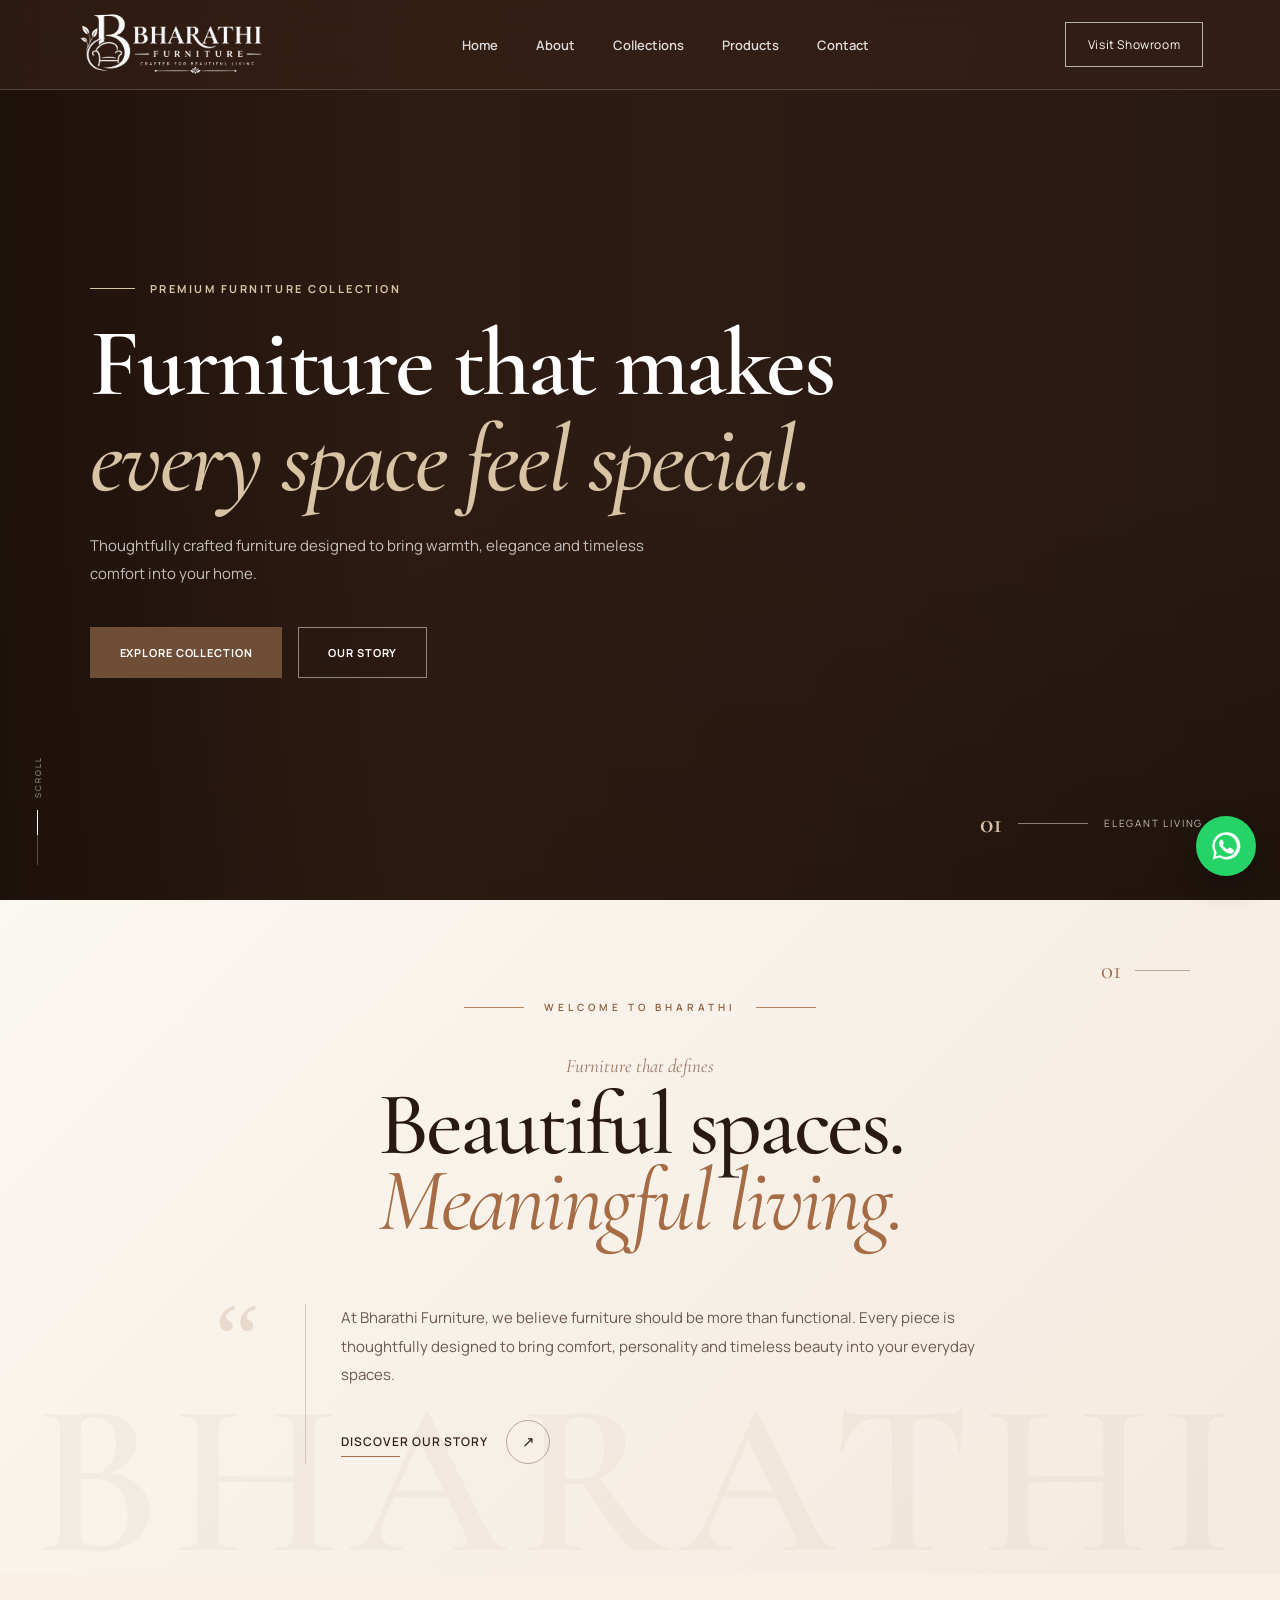
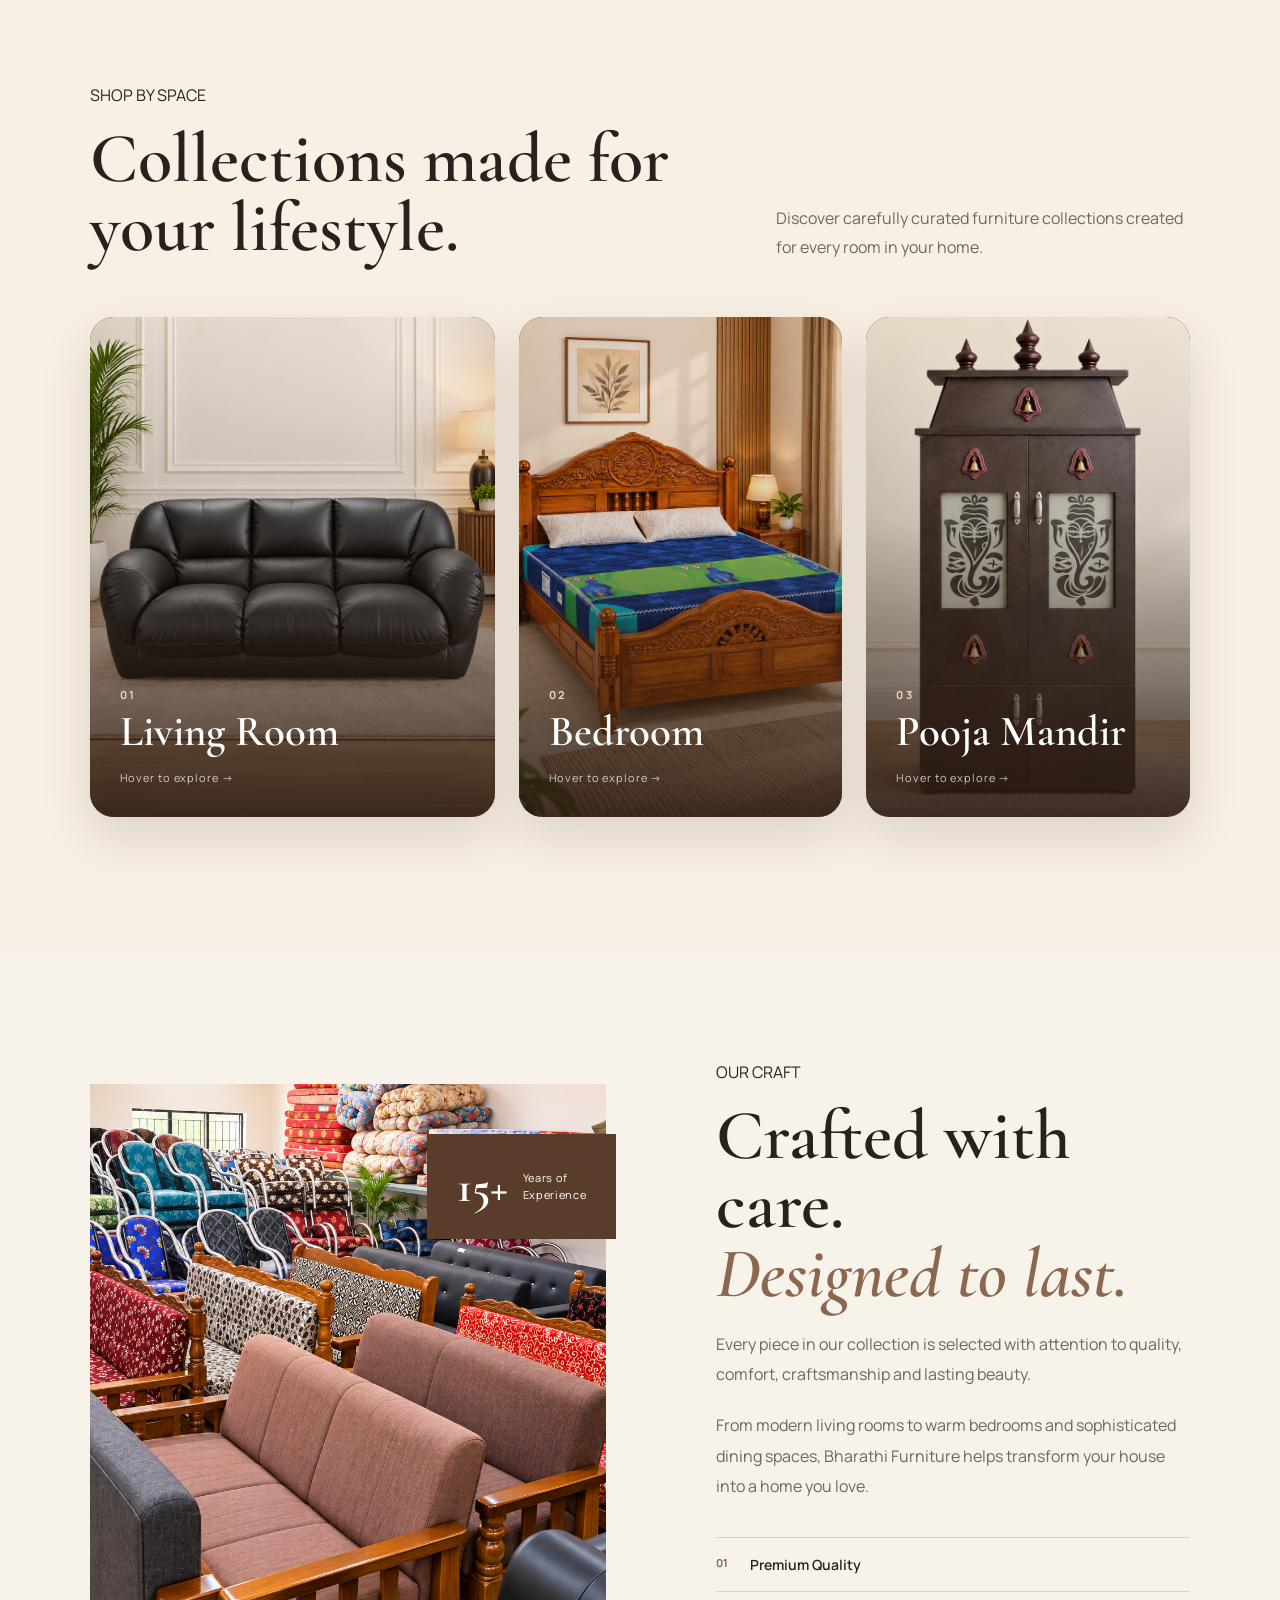
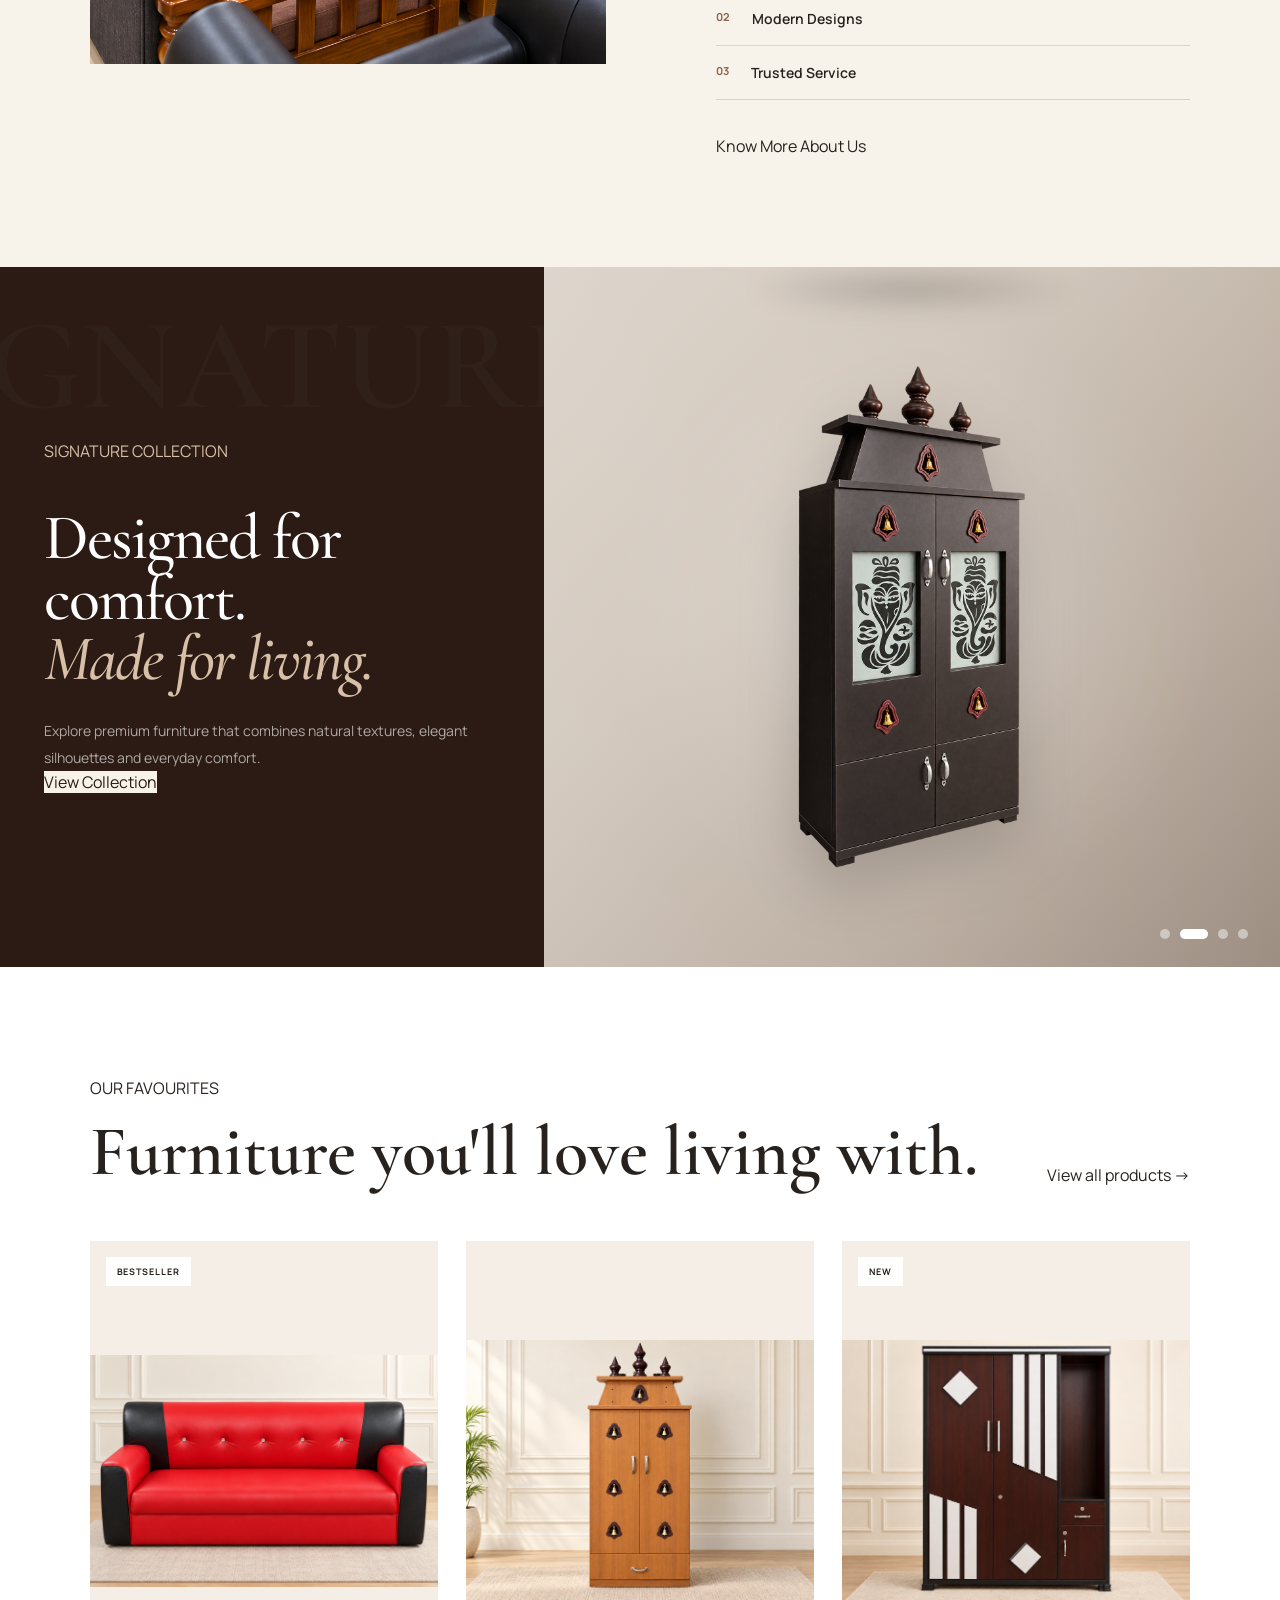
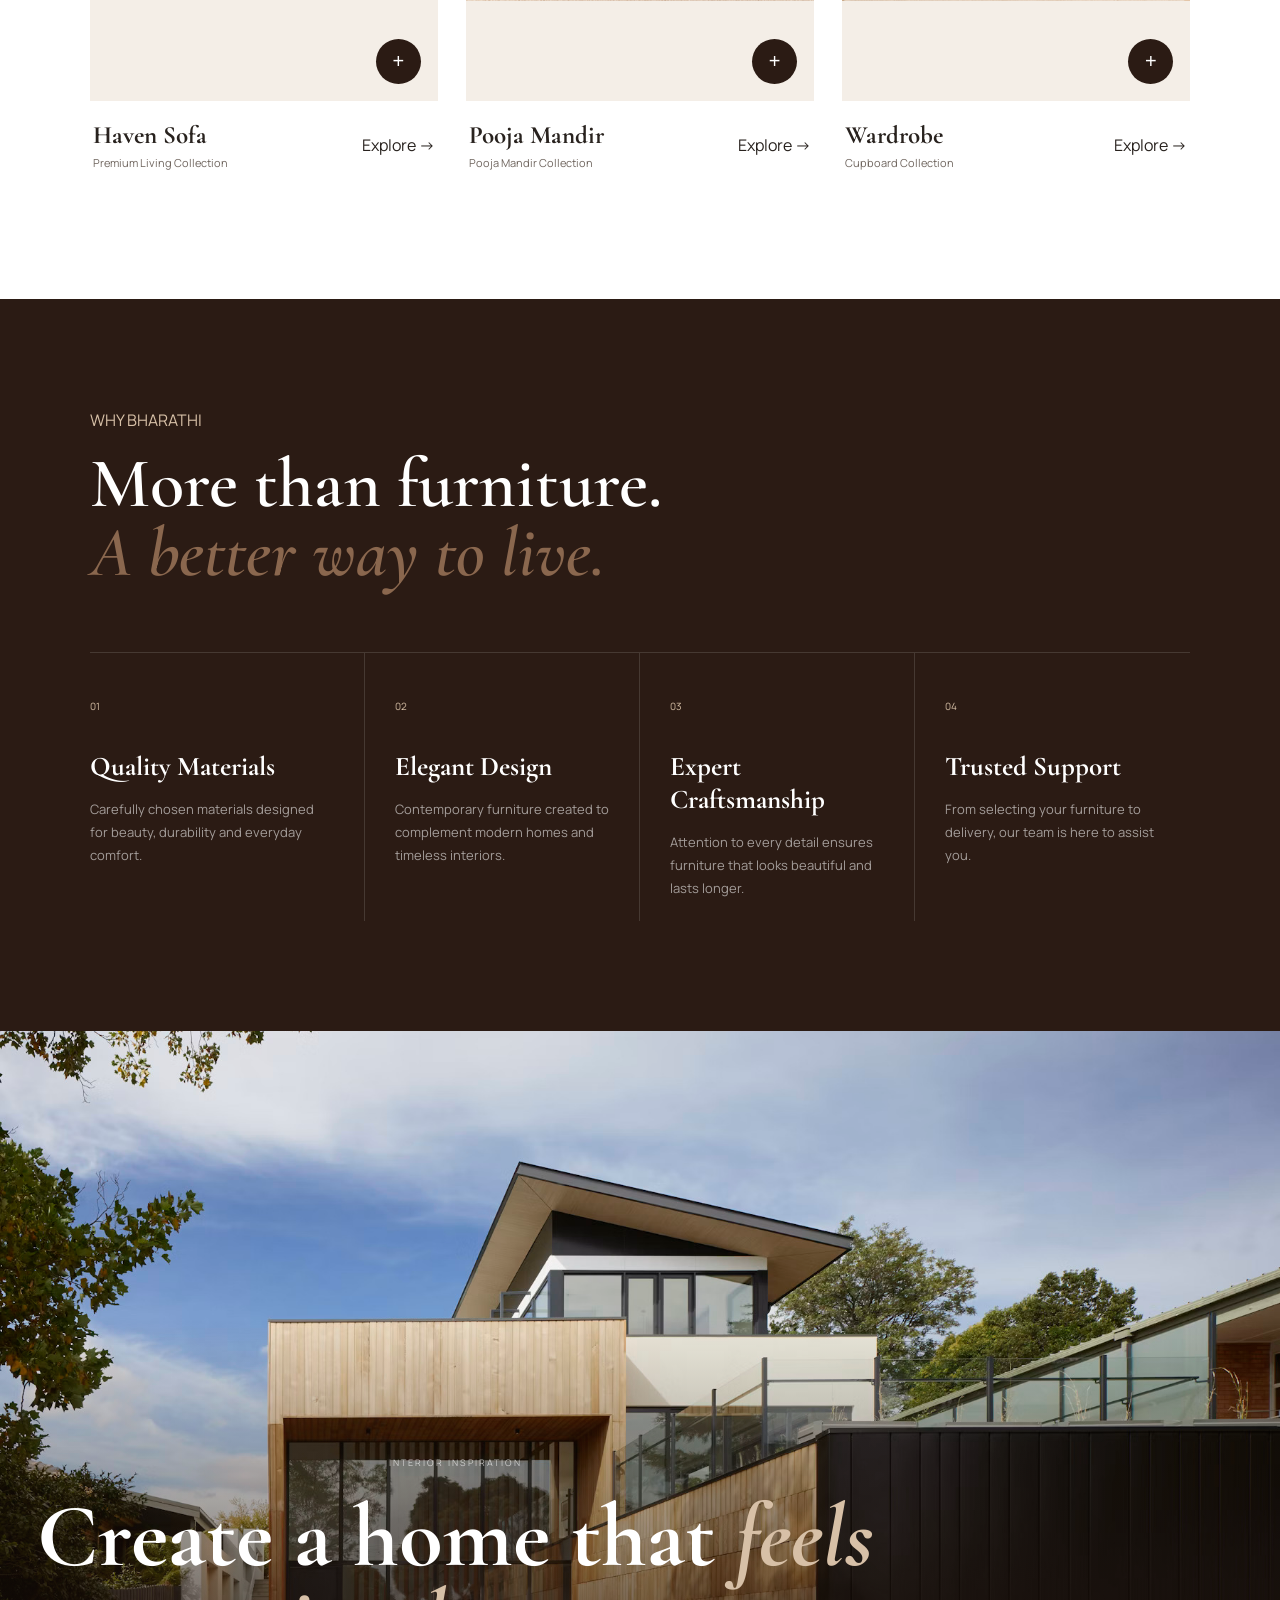
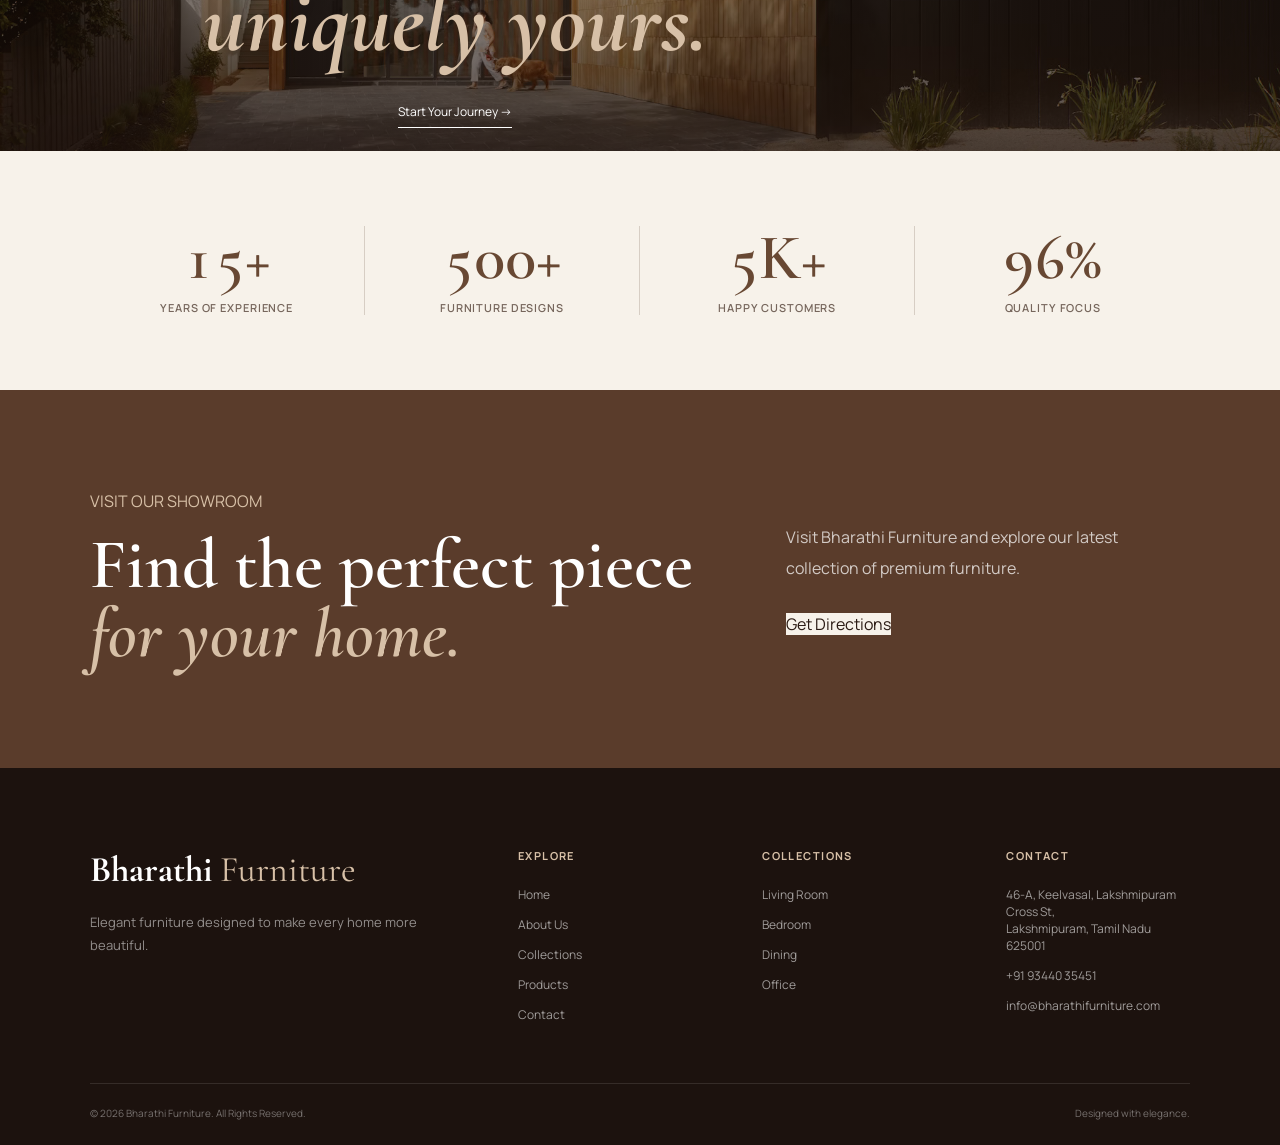
<file: index.html>
<!DOCTYPE html>
<html lang="en">
<head>
  <meta charset="UTF-8" />
  <meta name="viewport" content="width=device-width, initial-scale=1.0" />
  <title>Bharathi Furniture</title>

  <link rel="preconnect" href="https://fonts.googleapis.com">
  <link rel="preconnect" href="https://fonts.gstatic.com" crossorigin>

  <link
    href="https://fonts.googleapis.com/css2?family=Cormorant+Garamond:wght@500;600;700&family=Manrope:wght@400;500;600;700&display=swap"
    rel="stylesheet"
  >

  <link rel="stylesheet" href="style.css" />
</head>

<body>

  <!-- HEADER -->
 <header class="header">

 <a href="index.html" class="logo">
  <img src="./image/logo.png" alt="Bharathi Furniture Logo">
</a>

  <nav class="nav" id="mobileNav">

    <a href="index.html" class="active">
      Home
    </a>

    <a href="about.html">
      About
    </a>

    <a href="collection.html">
      Collections
    </a>

    <a href="products.html">
      Products
    </a>

    <a href="contact.html">
      Contact
    </a>

  </nav>


  <a href="contact.html" class="header-btn">
    Visit Showroom
  </a>


  <!-- MOBILE HAMBURGER -->
  <button
    class="menu-toggle"
    id="menuToggle"
    aria-label="Open menu"
    aria-expanded="false"
  >

    <span></span>
    <span></span>
    <span></span>

  </button>

</header>


  <!-- HERO -->
 <section class="hero" id="home">

  <!-- Background Video -->
  <video class="hero-video" autoplay muted loop playsinline>
    <source src="image/hero.mp4" type="video/mp4">
  </video>

  <div class="hero-overlay"></div>

  <div class="hero-content">

    <span class="eyebrow">
      PREMIUM FURNITURE COLLECTION
    </span>

    <h1>
      Furniture that makes
      <em>every space feel special.</em>
    </h1>

    <p>
      Thoughtfully crafted furniture designed to bring warmth,
      elegance and timeless comfort into your home.
    </p>

    <div class="hero-buttons">

      <a href="#collections" class="btn-primary">
        Explore Collection
      </a>

      <a href="#about" class="btn-outline">
        Our Story
      </a>

    </div>

  </div>

  <div class="hero-label">
    <span>01</span>
    <div></div>
    <p>Elegant Living</p>
  </div>

  <!-- Scroll indicator -->
  <a href="#collections" class="hero-scroll">
    <span>SCROLL</span>
    <div class="scroll-line"></div>
  </a>

</section>


  <!-- INTRO -->
<!-- LUXURY INTRO SECTION -->
<section class="bharathi-intro" id="about">

  <div class="intro-number">01</div>

  <div class="intro-top">
    <span class="intro-line"></span>

    <span class="intro-label">
      WELCOME TO BHARATHI
    </span>

    <span class="intro-line"></span>
  </div>


  <div class="intro-title">

    <span class="title-small">
      Furniture that defines
    </span>

    <h2>
      Beautiful spaces.
      <br>
      <em>Meaningful living.</em>
    </h2>

  </div>


  <div class="intro-bottom">

    <div class="intro-quote">
      “
    </div>

    <div class="intro-description">

      <p>
        At Bharathi Furniture, we believe furniture should be more than
        functional. Every piece is thoughtfully designed to bring comfort,
        personality and timeless beauty into your everyday spaces.
      </p>

      <a href="#about-content" class="intro-discover">

        <span>
          Discover our story
        </span>

        <div class="discover-circle">
          ↗
        </div>

      </a>

    </div>

  </div>


  <div class="intro-word">
    BHARATHI
  </div>

</section>


  <!-- CATEGORIES -->
 <section class="categories section" id="collections">

  <div class="section-heading">

    <div>
      <span class="section-label">SHOP BY SPACE</span>
      <h2>Collections made for your lifestyle.</h2>
    </div>

    <p>
      Discover carefully curated furniture collections created
      for every room in your home.
    </p>

  </div>


  <div class="category-grid">

    <!-- =========================
         LIVING ROOM
    ========================== -->

    <article class="category-flip-card category-large">

      <div class="category-flip-inner">

        <!-- FRONT -->
        <div class="category-flip-front">

          <img
            src="./image/sofa9.png"
            alt="Living room furniture"
          />

          <div class="category-front-overlay"></div>

          <div class="category-front-content">
            <span>01</span>
            <h3>Living Room</h3>

            <small>
              Hover to explore →
            </small>
          </div>

        </div>


        <!-- BACK -->
        <div class="category-flip-back">

          <span class="category-back-number">
            01
          </span>

          <div>

            <span class="category-back-label">
              LIVING COLLECTION
            </span>

            <h3>
              Living Room
            </h3>

            <p>
              Create a welcoming living space with premium sofas,
              recliners, center tables, TV units and elegant
              accent furniture.
            </p>

            <div class="category-back-items">
              <span>Sofas</span>
              <span>Recliners</span>
              <span>TV Units</span>
              <span>Center Tables</span>
            </div>

          </div>

          <a href="collection.html">
            Explore Collection
            <span>→</span>
          </a>

        </div>

      </div>

    </article>



    <!-- =========================
         BEDROOM
    ========================== -->

    <article class="category-flip-card">

      <div class="category-flip-inner">

        <!-- FRONT -->
        <div class="category-flip-front">

          <img
            src="./image/bed.png"
            alt="Bedroom furniture"
          />

          <div class="category-front-overlay"></div>

          <div class="category-front-content">

            <span>02</span>

            <h3>
              Bedroom
            </h3>

            <small>
              Hover to explore →
            </small>

          </div>

        </div>


        <!-- BACK -->
        <div class="category-flip-back">

          <span class="category-back-number">
            02
          </span>

          <div>

            <span class="category-back-label">
              BEDROOM COLLECTION
            </span>

            <h3>
              Bedroom
            </h3>

            <p>
              Build a calm and comfortable bedroom with beautifully
              designed beds, wardrobes, side tables and practical
              storage solutions.
            </p>

            <div class="category-back-items">
              <span>Beds</span>
              <span>Wardrobes</span>
              <span>Side Tables</span>
              <span>Dressers</span>
            </div>

          </div>

          <a href="collection.html">
            Explore Collection
            <span>→</span>
          </a>

        </div>

      </div>

    </article>



    <!-- =========================
         POOJA MANDIR
    ========================== -->

    <article class="category-flip-card">

      <div class="category-flip-inner">

        <!-- FRONT -->
        <div class="category-flip-front">

          <img
            src="./image/pooja1.png"
            alt="Pooja Mandir furniture"
          />

          <div class="category-front-overlay"></div>

          <div class="category-front-content">

            <span>03</span>

            <h3>
              Pooja Mandir
            </h3>

            <small>
              Hover to explore →
            </small>

          </div>

        </div>


        <!-- BACK -->
        <div class="category-flip-back">

          <span class="category-back-number">
            03
          </span>

          <div>

            <span class="category-back-label">
              POOJA MANDIR COLLECTION
            </span>

            <h3>
              Pooja Mandir
            </h3>

            <p>
             Wooden Mandir for Home | Designer Pooja Mandirs Online –
              The Mandir Store. Premium wooden mandir for home with 
              storage, doors and LED lighting.
            </p>

            <div class="category-back-items">
              <span>Pooja Mandir</span>
              <span>Storage</span>
              <span>LED Lighting</span>
              <span>Doors</span>
            </div>

          </div>

          <a href="collection.html">
            Explore Collection
            <span>→</span>
          </a>

        </div>

      </div>

    </article>

  </div>

</section>


  <!-- ABOUT -->
  <section class="about section" id="about">

    <div class="about-image-wrap">
      <div class="about-image-main">
        <img
          src="./image/all.png"
          alt="Elegant furniture interior"
        />
      </div>

      <!-- <div class="about-small-image">
        <img
          src="./image/chair1.jpeg"
          alt="Premium furniture"
        />
      </div> -->

      <div class="experience-box">
        <strong>15+</strong>
        <span>Years of<br>Experience</span>
      </div>
    </div>


    <div class="about-content">
      <span class="section-label">OUR CRAFT</span>

      <h2>
        Crafted with care.
        <span>Designed to last.</span>
      </h2>

      <p>
        Every piece in our collection is selected with attention
        to quality, comfort, craftsmanship and lasting beauty.
      </p>

      <p>
        From modern living rooms to warm bedrooms and sophisticated
        dining spaces, Bharathi Furniture helps transform your house
        into a home you love.
      </p>

      <div class="about-points">

        <div>
          <strong>01</strong>
          <span>Premium Quality</span>
        </div>

        <div>
          <strong>02</strong>
          <span>Modern Designs</span>
        </div>

        <div>
          <strong>03</strong>
          <span>Trusted Service</span>
        </div>

      </div>

      <a href="#contact" class="btn-primary">Know More About Us</a>
    </div>

  </section>


  <!-- SIGNATURE COLLECTION -->
  <section class="signature">
    <div class="signature-content">

      <span class="section-label light">SIGNATURE COLLECTION</span>

      <h2>
        Designed for comfort.
        <span>Made for living.</span>
      </h2>

      <p>
        Explore premium furniture that combines natural textures,
        elegant silhouettes and everyday comfort.
      </p>

      <a href="#products" class="btn-cream">View Collection</a>

    </div>

    <div class="signature-image signature-slider">
  
  <div class="slide active">
    <img src="./image/wobgsofa.png" alt="Product 1" />
  </div>

  <div class="slide">
    <img src="./image/wobgpooja.png" alt="Product 2" />
  </div>

  <div class="slide">
    <img src="./image/wobgcupboard.png" alt="Product 3" />
  </div>

  <div class="slide">
    <img src="./image/wobgtable.png" alt="Product 4" />
  </div>

  <div class="slider-dots">
    <span class="dot active" data-index="0"></span>
    <span class="dot" data-index="1"></span>
    <span class="dot" data-index="2"></span>
    <span class="dot" data-index="3"></span>
  </div>

</div>



  </section>


  <!-- PRODUCTS -->
  <section class="products section" id="products">

    <div class="section-heading">
      <div>
        <span class="section-label">OUR FAVOURITES</span>
        <h2>Furniture you'll love living with.</h2>
      </div>

      <a href="#" class="text-link">
        View all products <span>→</span>
      </a>
    </div>

<div class="product-grid">

  <!-- SOFA -->
  <article class="product-card">
    <div class="product-image">

      <span class="product-tag">BESTSELLER</span>

      <img
        src="./image/sofa1.png"
        alt="Luxury Sofa"
      />

      <button
        type="button"
        onclick="window.location.href='products.html?category=sofa'"
      >
        +
      </button>

    </div>

    <div class="product-info">

      <div>
        <h3>Haven Sofa</h3>
        <p>Premium Living Collection</p>
      </div>

      <a href="products.html?category=sofa">
        Explore →
      </a>

    </div>
  </article>


  <!-- pooja mandir -->
  <article class="product-card">

    <div class="product-image">

      <img
        src="./image/poojamandir1.png"
        alt="Luxury pooja mandir"
      />

      <button
        type="button"
        onclick="window.location.href='products.html?category=pooja-mandir'"
      >
        +
      </button>

    </div>

    <div class="product-info">

      <div>
        <h3>Pooja Mandir</h3>
        <p>Pooja Mandir Collection</p>
      </div>

      <a href="products.html?category=pooja-mandir">
        Explore →
      </a>

    </div>
  </article>


  <!-- DINING -->
  <article class="product-card">

    <div class="product-image">

      <span class="product-tag">NEW</span>

      <img
        src="image/wardrobe1.png"
        alt="Wardrobe"
      />

      <button
        type="button"
        onclick="window.location.href='products.html?category=wardrobe'"
      >
        +
      </button>

    </div>

    <div class="product-info">

      <div>
        <h3>Wardrobe</h3>
        <p>Cupboard Collection</p>
      </div>

      <a href="products.html?category=dining">
        Explore →
      </a>

    </div>

  </article>

</div>
  </section>


  <!-- WHY US -->
  <section class="why-us">

    <div class="why-heading">
      <span class="section-label light">WHY BHARATHI</span>

      <h2>
        More than furniture.
        <span>A better way to live.</span>
      </h2>
    </div>


    <div class="why-grid">

      <div class="why-card">
        <span>01</span>
        <h3>Quality Materials</h3>
        <p>
          Carefully chosen materials designed for beauty,
          durability and everyday comfort.
        </p>
      </div>

      <div class="why-card">
        <span>02</span>
        <h3>Elegant Design</h3>
        <p>
          Contemporary furniture created to complement
          modern homes and timeless interiors.
        </p>
      </div>

      <div class="why-card">
        <span>03</span>
        <h3>Expert Craftsmanship</h3>
        <p>
          Attention to every detail ensures furniture
          that looks beautiful and lasts longer.
        </p>
      </div>

      <div class="why-card">
        <span>04</span>
        <h3>Trusted Support</h3>
        <p>
          From selecting your furniture to delivery,
          our team is here to assist you.
        </p>
      </div>

    </div>
  </section>


  <!-- INSPIRATION -->
  <section class="inspiration">

    <img
      src="./image/home.jpg"
      alt="Interior inspiration"
    />

    <div class="inspiration-overlay"></div>

    <div class="inspiration-content">
      <span>INTERIOR INSPIRATION</span>

      <h2>
        Create a home that
        <em>feels uniquely yours.</em>
      </h2>

      <a href="#contact">Start Your Journey →</a>
    </div>

  </section>


  <!-- STATS -->
<section class="stats">

  <div class="stat">
    <strong class="counter" data-target="15" data-suffix="+">0</strong>
    <span>Years of Experience</span>
  </div>

  <div class="stat">
    <strong class="counter" data-target="500" data-suffix="+">0</strong>
    <span>Furniture Designs</span>
  </div>

  <div class="stat">
    <strong class="counter" data-target="5" data-suffix="K+">0</strong>
    <span>Happy Customers</span>
  </div>

  <div class="stat">
    <strong class="counter" data-target="100" data-suffix="%">0</strong>
    <span>Quality Focus</span>
  </div>

</section>


  <!-- CTA -->
  <section class="contact-cta" id="contact">

    <div>
      <span class="section-label light">VISIT OUR SHOWROOM</span>

      <h2>
        Find the perfect piece
        <span>for your home.</span>
      </h2>
    </div>

    <div class="contact-cta-right">
      <p>
        Visit Bharathi Furniture and explore our latest
        collection of premium furniture.
      </p>

      <a href="#" class="btn-cream">Get Directions</a>
    </div>

  </section>


  <!-- FOOTER -->
  <footer class="footer">

    <div class="footer-top">

      <div class="footer-brand">
        <h2>Bharathi <span>Furniture</span></h2>

        <p>
          Elegant furniture designed to make
          every home more beautiful.
        </p>
      </div>


      <div class="footer-column">
        <h3>Explore</h3>
        <a href="index.html">Home</a>
        <a href="about.html">About Us</a>
        <a href="collection.html">Collections</a>
        <a href="products.html">Products</a>
        <a href="contact.html">Contact</a>
      </div>


      <div class="footer-column">
        <h3>Collections</h3>
        <a href="collection.html#living-room">Living Room</a>
        <a href="collection.html#bedroom">Bedroom</a>
        <a href="collection.html#dining">Dining</a>
        <a href="collection.html#office">Office</a>
      </div>

<div class="footer-column">
  <h3>Contact</h3>

  <p>
    46-A, Keelvasal, Lakshmipuram Cross St,<br />
    Lakshmipuram, Tamil Nadu 625001
  </p>

  <p>
    <a href="tel:+919344035451">
      +91 93440 35451
    </a>
  </p>

  <p>info@bharathifurniture.com</p>
</div>
    </div>


    <div class="footer-bottom">
      <p>© 2026 Bharathi Furniture. All Rights Reserved.</p>
      <p>Designed with elegance.</p>
    </div>

  </footer>
  <script>

const statsSection = document.querySelector(".stats");
const counters = document.querySelectorAll(".counter");

let counterStarted = false;


function startCounters() {

  counters.forEach((counter) => {

    const target =
      Number(counter.dataset.target);

    const suffix =
      counter.dataset.suffix || "";

    const duration = 1800;

    const startTime =
      performance.now();


    function updateCounter(currentTime) {

      const elapsed =
        currentTime - startTime;

      const progress =
        Math.min(elapsed / duration, 1);


      /* SMOOTH COUNTING EFFECT */

      const easeOut =
        1 - Math.pow(1 - progress, 3);


      const currentValue =
        Math.floor(target * easeOut);


      counter.textContent =
        currentValue + suffix;


      if (progress < 1) {

        requestAnimationFrame(
          updateCounter
        );

      } else {

        counter.textContent =
          target + suffix;

      }

    }


    requestAnimationFrame(
      updateCounter
    );

  });

}


const statsObserver =
  new IntersectionObserver(

    (entries) => {

      entries.forEach((entry) => {

        if (
          entry.isIntersecting &&
          !counterStarted
        ) {

          counterStarted = true;

          startCounters();

          statsObserver.unobserve(
            statsSection
          );

        }

      });

    },

    {
      threshold: 0.35
    }

  );


if (statsSection) {

  statsObserver.observe(
    statsSection
  );

}


document.addEventListener("DOMContentLoaded", function () {

  const statsSection = document.querySelector(".stats");

  const counters = document.querySelectorAll(".counter");

  if (!statsSection || counters.length === 0) {
    console.log("Stats section or counters not found");
    return;
  }


  let started = false;


  function runCounter(counter) {

    const target =
      parseInt(counter.getAttribute("data-target"));

    const suffix =
      counter.getAttribute("data-suffix") || "";

    const duration = 2000;

    let startTime = null;


    function animate(currentTime) {

      if (!startTime) {
        startTime = currentTime;
      }


      const progress =
        Math.min(
          (currentTime - startTime) / duration,
          1
        );


      const value =
        Math.floor(
          progress * target
        );


      counter.textContent =
        value + suffix;


      if (progress < 1) {

        requestAnimationFrame(
          animate
        );

      } else {

        counter.textContent =
          target + suffix;

      }

    }


    requestAnimationFrame(
      animate
    );

  }


  const observer =
    new IntersectionObserver(

      function (entries) {

        entries.forEach(function (entry) {

          if (
            entry.isIntersecting &&
            started === false
          ) {

            started = true;


            counters.forEach(function (
              counter,
              index
            ) {

              setTimeout(function () {

                runCounter(counter);

              }, index * 180);

            });


            observer.unobserve(
              statsSection
            );

          }

        });

      },

      {
        threshold: 0.2
      }

    );


  observer.observe(
    statsSection
  );

});

</script>
<script>

const categoryFlipCards =
  document.querySelectorAll(
    ".category-flip-card"
  );


categoryFlipCards.forEach(
  function (card) {

    card.addEventListener(
      "click",
      function (event) {

        if (
          window.innerWidth <= 700
        ) {

          if (
            event.target.closest("a")
          ) {
            return;
          }

          card.classList.toggle(
            "is-flipped"
          );

        }

      }
    );

  }
);


const menuToggle =
  document.getElementById(
    "menuToggle"
  );

const mobileNav =
  document.getElementById(
    "mobileNav"
  );


menuToggle.addEventListener(
  "click",
  function () {

    menuToggle.classList.toggle(
      "active"
    );

    mobileNav.classList.toggle(
      "open"
    );


    const isOpen =
      mobileNav.classList.contains(
        "open"
      );


    menuToggle.setAttribute(
      "aria-expanded",
      isOpen
    );


    document.body.style.overflow =
      isOpen
        ? "hidden"
        : "";

  }
);


/* CLOSE MENU AFTER LINK CLICK */

mobileNav
  .querySelectorAll("a")
  .forEach(function (link) {

    link.addEventListener(
      "click",
      function () {

        menuToggle.classList.remove(
          "active"
        );

        mobileNav.classList.remove(
          "open"
        );

        document.body.style.overflow =
          "";

      }
    );

  });


function addWhatsAppButton() {
  const whatsappButton = document.createElement("a");

  whatsappButton.href =
    "https://wa.me/919344035451?text=Hello%20Bharathi%20Furniture%2C%20I%20would%20like%20to%20know%20more%20about%20your%20furniture.";

  whatsappButton.className = "floating-whatsapp";
  whatsappButton.target = "_blank";
  whatsappButton.rel = "noopener noreferrer";
  whatsappButton.setAttribute("aria-label", "Chat with Bharathi Furniture on WhatsApp");

  whatsappButton.innerHTML = `
    <svg viewBox="0 0 32 32" aria-hidden="true">
      <path fill="currentColor" d="M16 3a12.8 12.8 0 0 0-11 19.3L3.4 28.6l6.5-1.7A12.9 12.9 0 1 0 16 3Zm0 23.3c-2 0-3.9-.5-5.5-1.5l-.4-.2-3.8 1 1-3.7-.3-.4a10.4 10.4 0 1 1 9 4.8Zm5.7-7.8c-.3-.2-1.9-.9-2.2-1-.3-.1-.5-.2-.7.2-.2.3-.8 1-.9 1.2-.2.2-.3.2-.7.1-1.8-.9-3-1.6-4.2-3.6-.3-.6.3-.5.9-1.7.1-.2.1-.4 0-.6l-1-2.5c-.2-.6-.5-.5-.7-.5h-.6c-.2 0-.6.1-.9.4-.3.3-1.2 1.2-1.2 2.9s1.2 3.3 1.4 3.6c.2.2 2.5 3.8 6 5.3 2.2.9 3.1 1 4.2.8 1.3-.2 1.9-.8 2.2-1.6.3-.8.3-1.4.2-1.6-.2-.2-.5-.3-.8-.4Z"/>
    </svg>
  `;

  document.body.appendChild(whatsappButton);
}

if (document.readyState === "loading") {
  document.addEventListener("DOMContentLoaded", addWhatsAppButton);
} else {
  addWhatsAppButton();
}

  const slides = document.querySelectorAll(".signature-slider .slide");
  const dots = document.querySelectorAll(".signature-slider .dot");

  let currentSlide = 0;
  let sliderInterval;

  function showSlide(index) {
    slides.forEach((slide) => slide.classList.remove("active"));
    dots.forEach((dot) => dot.classList.remove("active"));

    slides[index].classList.add("active");
    dots[index].classList.add("active");
    currentSlide = index;
  }

  function nextSlide() {
    let next = (currentSlide + 1) % slides.length;
    showSlide(next);
  }

  function startSlider() {
    sliderInterval = setInterval(nextSlide, 3500);
  }

  function resetSlider() {
    clearInterval(sliderInterval);
    startSlider();
  }

  dots.forEach((dot, index) => {
    dot.addEventListener("click", () => {
      showSlide(index);
      resetSlider();
    });
  });

  startSlider();

</script>

</body>
</html>
</file>
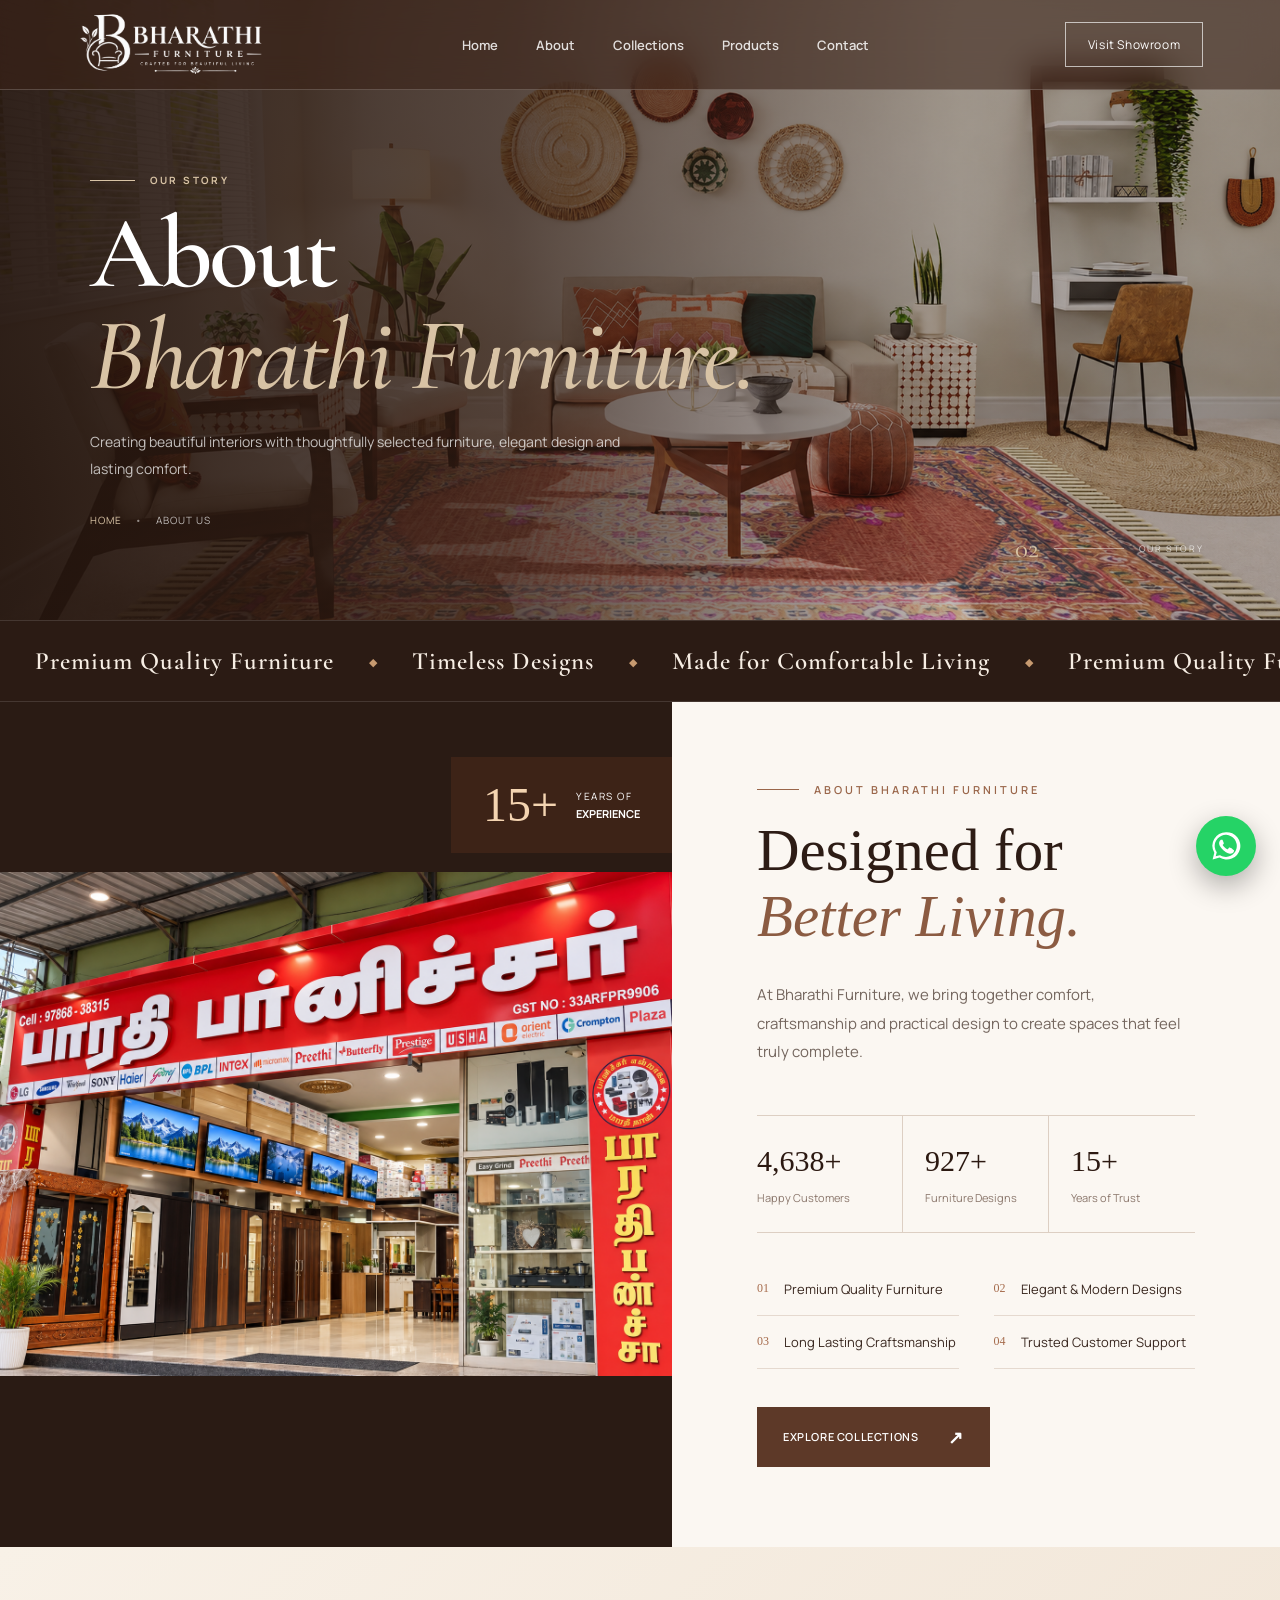
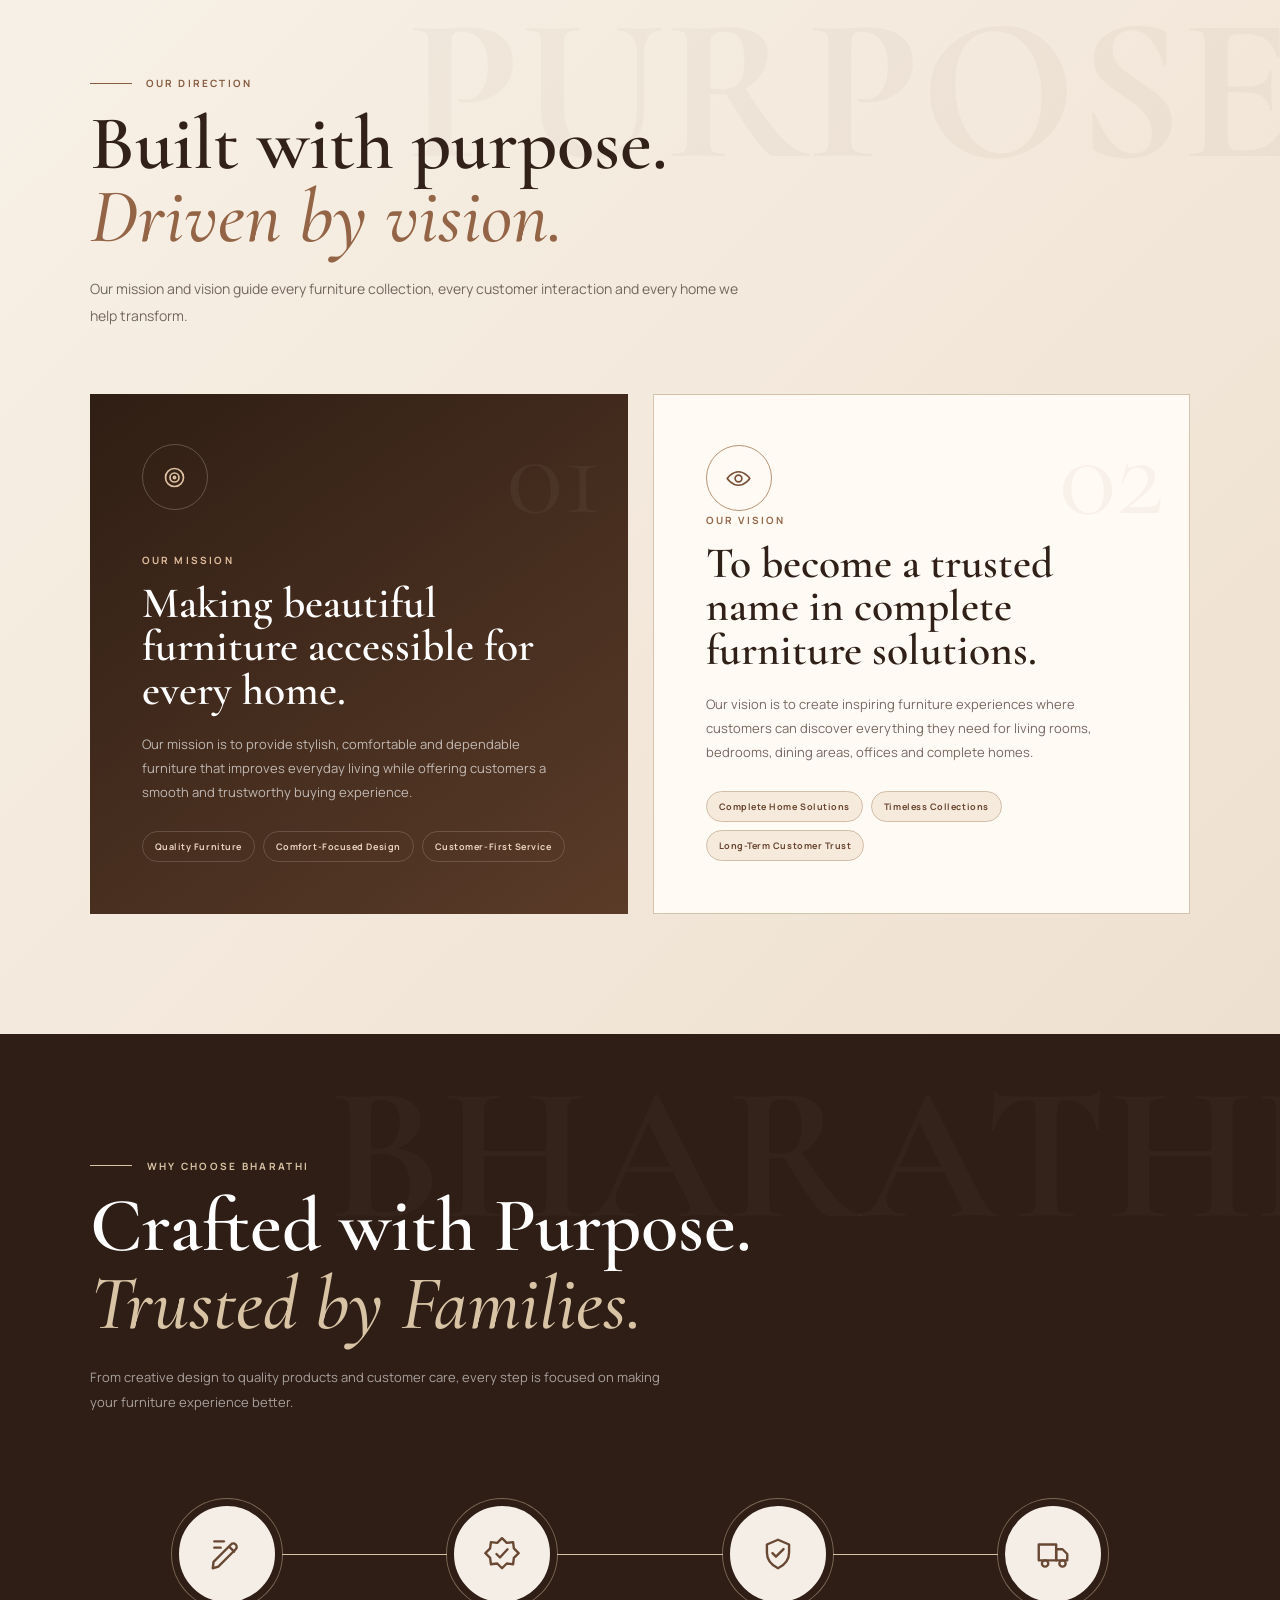
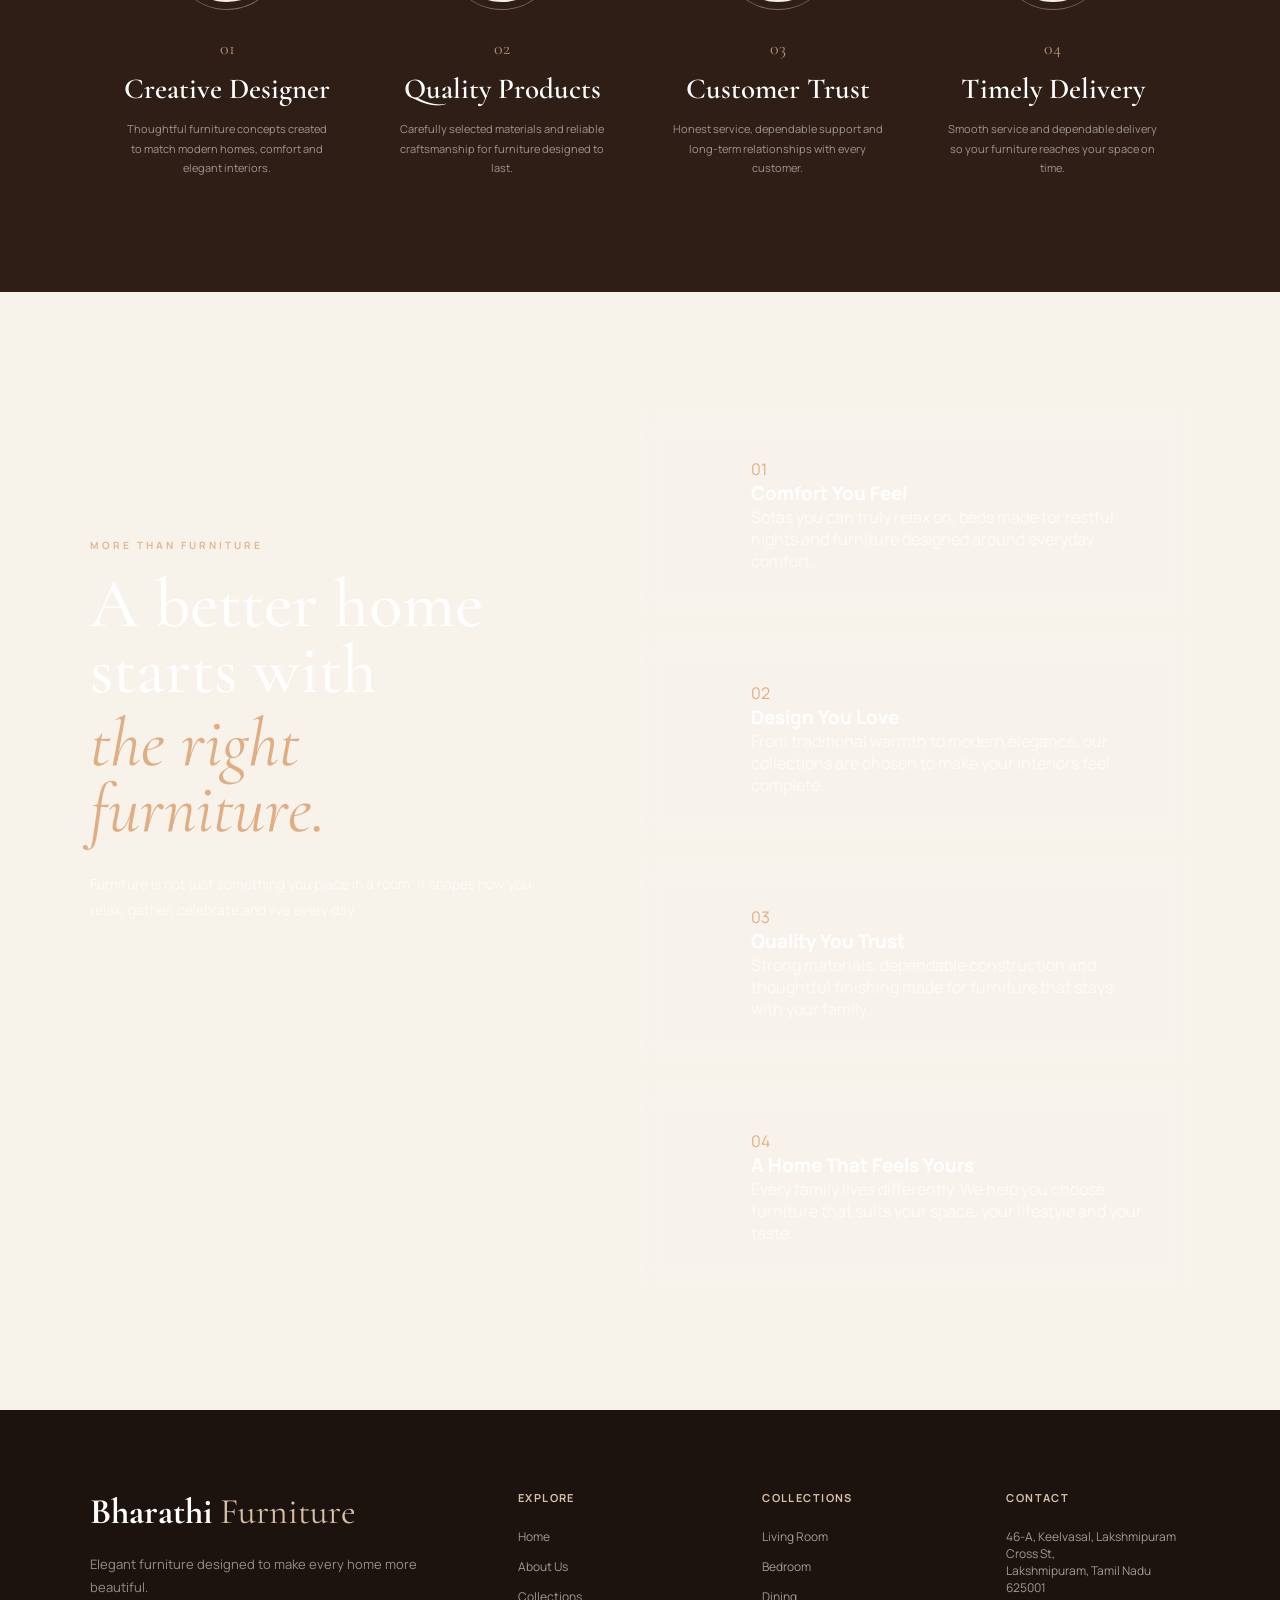
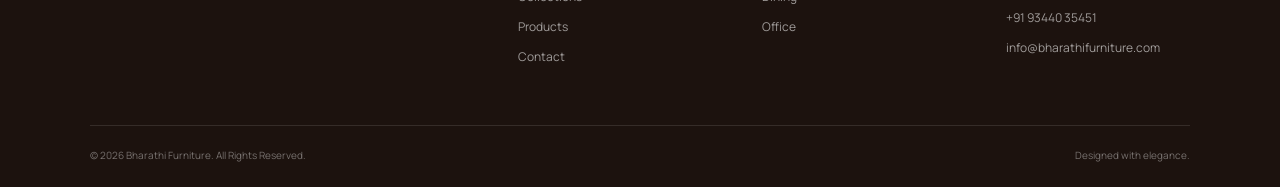
<file: about.html>
<!DOCTYPE html>
<html lang="en">
<head>
  <meta charset="UTF-8" />
  <meta name="viewport" content="width=device-width, initial-scale=1.0" />
  <title>Bharathi Furniture</title>

  <link rel="preconnect" href="https://fonts.googleapis.com">
  <link rel="preconnect" href="https://fonts.gstatic.com" crossorigin>

  <link
    href="https://fonts.googleapis.com/css2?family=Cormorant+Garamond:wght@500;600;700&family=Manrope:wght@400;500;600;700&display=swap"
    rel="stylesheet"
  >

  <link rel="stylesheet" href="style.css" />
</head>
<body>

 <!-- HEADER -->

  <header class="header">
   <a href="index.html" class="logo">
  <img src="./image/logo.png" alt="Bharathi Furniture Logo">
</a>

  <nav class="nav" id="mobileNav">

    <a href="index.html">
      Home
    </a>

    <a href="about.html" class="active">About</a>

    <a href="collection.html">
      Collections
    </a>

    <a href="products.html">
      Products
    </a>

    <a href="contact.html">
      Contact
    </a>

  </nav>

  <a href="contact.html" class="header-btn">
    Visit Showroom
  </a>

  <!-- MOBILE TOGGLE BUTTON -->
  <button
    class="menu-toggle"
    id="menuToggle"
    type="button"
    aria-label="Open menu"
    aria-expanded="false"
    aria-controls="mobileNav"
  >
    <span></span>
    <span></span>
    <span></span>
  </button>

</header>


<!-- =========================================
     ABOUT SECTION
========================================= -->
     <!-- =========================
       ABOUT PAGE HERO
  ========================== -->

  <section class="about-page-hero">

    <div class="about-hero-image"></div>

    <div class="about-hero-overlay"></div>


    <div class="about-hero-content">

      <span class="about-hero-small">
        OUR STORY
      </span>

      <h1>
        About
        <em>Bharathi Furniture.</em>
      </h1>

      <p>
        Creating beautiful interiors with thoughtfully selected
        furniture, elegant design and lasting comfort.
      </p>

      <div class="about-breadcrumb">
        <a href="index.html">Home</a>

        <span>•</span>

        <p>About Us</p>
      </div>

    </div>


    <div class="about-hero-number">
      <span>02</span>

      <div></div>

      <p>Our Story</p>
    </div>

  </section>
  

  <section class="scrolling-text-section">
  <div class="scrolling-text-track">

    <div class="scrolling-text-content">
      <span>Premium Quality Furniture</span>
      <i>◆</i>
      <span>Timeless Designs</span>
      <i>◆</i>
      <span>Made for Comfortable Living</span>
      <i>◆</i>
    </div>

    <!-- Duplicate for continuous scrolling -->
    <div class="scrolling-text-content" aria-hidden="true">
      <span>Premium Quality Furniture</span>
      <i>◆</i>
      <span>Timeless Designs</span>
      <i>◆</i>
      <span>Made for Comfortable Living</span>
      <i>◆</i>
    </div>

  </div>
</section>


<section class="about-premium" id="about">

  <!-- LEFT VISUAL -->
  <div class="about-premium-visual">

    <div class="about-premium-image">
      <img src="./image/storeimg.png" alt="Bharathi Furniture Showroom">
    </div>

    <div class="about-experience-card">
      <span class="experience-number">15+</span>

      <div>
        <small>YEARS OF</small>
        <strong>EXPERIENCE</strong>
      </div>
    </div>


  </div>


  <!-- RIGHT CONTENT -->
  <div class="about-premium-content">

    <div class="about-eyebrow">
      <span></span>
      ABOUT BHARATHI FURNITURE
    </div>

    <h2>
      Designed for
      <em>Better Living.</em>
    </h2>

    <p class="about-intro">
      At Bharathi Furniture, we bring together comfort, craftsmanship
      and practical design to create spaces that feel truly complete.
    </p>


    <!-- STATS -->
    <div class="about-premium-stats">

      <div class="premium-stat">
        <strong
          class="about-counter"
          data-target="5000"
          data-suffix="+"
        >
          0+
        </strong>

        <span>Happy Customers</span>
      </div>

      <div class="premium-stat">
        <strong
          class="about-counter"
          data-target="1000"
          data-suffix="+"
        >
          0+
        </strong>

        <span>Furniture Designs</span>
      </div>

      <div class="premium-stat">
        <strong>15+</strong>
        <span>Years of Trust</span>
      </div>

    </div>


    <!-- FEATURES -->
    <div class="about-premium-features">

      <div>
        <span>01</span>
        <p>Premium Quality Furniture</p>
      </div>

      <div>
        <span>02</span>
        <p>Elegant & Modern Designs</p>
      </div>

      <div>
        <span>03</span>
        <p>Long Lasting Craftsmanship</p>
      </div>

      <div>
        <span>04</span>
        <p>Trusted Customer Support</p>
      </div>

    </div>


    <a href="#collections" class="about-premium-btn">
      Explore Collections
      <span>↗</span>
    </a>

  </div>

</section>





<!-- =========================================================
     OUR MISSION & VISION
========================================================= -->

<section class="mission-vision-section">

  <div class="mission-vision-heading mission-vision-reveal">

    <span>
      OUR DIRECTION
    </span>

    <h2>
      Built with purpose.
      <em>Driven by vision.</em>
    </h2>

    <p>
      Our mission and vision guide every furniture collection,
      every customer interaction and every home we help transform.
    </p>

  </div>


  <div class="mission-vision-grid">

    <!-- MISSION -->
    <article class="mission-vision-card mission-card mission-vision-reveal">

      <div class="mission-vision-icon">

        <svg viewBox="0 0 24 24" aria-hidden="true">
          <circle cx="12" cy="12" r="8"></circle>
          <circle cx="12" cy="12" r="4"></circle>
          <circle cx="12" cy="12" r="1"></circle>
        </svg>

      </div>


      <span class="mission-vision-number">
        01
      </span>


      <span class="mission-vision-label">
        OUR MISSION
      </span>


      <h3>
        Making beautiful furniture
        accessible for every home.
      </h3>


      <p>
        Our mission is to provide stylish, comfortable and dependable
        furniture that improves everyday living while offering customers
        a smooth and trustworthy buying experience.
      </p>


      <div class="mission-vision-points">

        <span>Quality Furniture</span>

        <span>Comfort-Focused Design</span>

        <span>Customer-First Service</span>

      </div>

    </article>



    <!-- VISION -->
    <article class="mission-vision-card vision-card mission-vision-reveal">

      <div class="mission-vision-icon">

        <svg viewBox="0 0 24 24" aria-hidden="true">
          <path d="M2 12s4-6 10-6 10 6 10 6-4 6-10 6S2 12 2 12z"></path>
          <circle cx="12" cy="12" r="3"></circle>
        </svg>

      </div>


      <span class="mission-vision-number">
        02
      </span>


      <span class="mission-vision-label">
        OUR VISION
      </span>


      <h3>
        To become a trusted name
        in complete furniture solutions.
      </h3>


      <p>
        Our vision is to create inspiring furniture experiences where
        customers can discover everything they need for living rooms,
        bedrooms, dining areas, offices and complete homes.
      </p>


      <div class="mission-vision-points">

        <span>Complete Home Solutions</span>

        <span>Timeless Collections</span>

        <span>Long-Term Customer Trust</span>

      </div>

    </article>

  </div>

</section>
<!-- =========================================
     WHY BHARATHI - HORIZONTAL TIMELINE
========================================= -->

<section class="about-values">

  <div class="about-values-head">

    <span class="about-values-eyebrow">
      WHY CHOOSE BHARATHI
    </span>

    <h2>
      Crafted with Purpose.
      <em>Trusted by Families.</em>
    </h2>

    <p>
      From creative design to quality products and customer care,
      every step is focused on making your furniture experience better.
    </p>

  </div>


  <div class="about-values-line">

    <!-- ITEM 1 -->
    <div class="about-value-item value-delay-1">

      <div class="value-icon">
        <!-- DESIGNER ICON -->
        <svg viewBox="0 0 24 24" aria-hidden="true">
          <path d="M3 21l3.5-1 11-11a2.12 2.12 0 0 0-3-3l-11 11L3 21z"></path>
          <path d="M13.5 7.5l3 3"></path>
          <path d="M4 4h6"></path>
          <path d="M4 8h4"></path>
        </svg>
      </div>

      <span class="value-number">01</span>

      <h3>Creative Designer</h3>

      <p>
        Thoughtful furniture concepts created to match modern
        homes, comfort and elegant interiors.
      </p>

    </div>


    <!-- ITEM 2 -->
    <div class="about-value-item value-delay-2">

      <div class="value-icon">
        <!-- QUALITY ICON -->
        <svg viewBox="0 0 24 24" aria-hidden="true">
          <path d="M12 2l3 3 4-.5.5 4 3 3-3 3-.5 4-4-.5-3 3-3-3-4 .5-.5-4-3-3 3-3 .5-4 4 .5 3-3z"></path>
          <path d="M8.5 12l2.2 2.2L15.5 9"></path>
        </svg>
      </div>

      <span class="value-number">02</span>

      <h3>Quality Products</h3>

      <p>
        Carefully selected materials and reliable craftsmanship
        for furniture designed to last.
      </p>

    </div>


    <!-- ITEM 3 -->
    <div class="about-value-item value-delay-3">

      <div class="value-icon">
        <!-- TRUST ICON -->
        <svg viewBox="0 0 24 24" aria-hidden="true">
          <path d="M12 3l7 3v5c0 5-3 8-7 10-4-2-7-5-7-10V6l7-3z"></path>
          <path d="M8.5 11.5l2.2 2.2 4.8-4.8"></path>
        </svg>
      </div>

      <span class="value-number">03</span>

      <h3>Customer Trust</h3>

      <p>
        Honest service, dependable support and long-term
        relationships with every customer.
      </p>

    </div>


    <!-- ITEM 4 -->
    <div class="about-value-item value-delay-4">

      <div class="value-icon">
        <!-- DELIVERY ICON -->
        <svg viewBox="0 0 24 24" aria-hidden="true">
          <path d="M3 6h11v10H3z"></path>
          <path d="M14 9h4l3 3v4h-7z"></path>
          <circle cx="7" cy="18" r="2"></circle>
          <circle cx="18" cy="18" r="2"></circle>
        </svg>
      </div>

      <span class="value-number">04</span>

      <h3>Timely Delivery</h3>

      <p>
        Smooth service and dependable delivery so your furniture
        reaches your space on time.
      </p>

    </div>

  </div>

</section>


<section class="bharathi-home-section">

  <div class="bharathi-home-heading">

    <span>MORE THAN FURNITURE</span>

    <h2>
      A better home starts with
      <em>the right furniture.</em>
    </h2>

    <p>
      Furniture is not just something you place in a room.
      It shapes how you relax, gather, celebrate and live every day.
    </p>

  </div>


  <div class="bharathi-home-grid">

    <article class="bharathi-home-card">

      <span class="bharathi-home-number">01</span>

      <h3>Comfort You Feel</h3>

      <p>
        Sofas you can truly relax on, beds made for restful nights
        and furniture designed around everyday comfort.
      </p>

    </article>


    <article class="bharathi-home-card">

      <span class="bharathi-home-number">02</span>

      <h3>Design You Love</h3>

      <p>
        From traditional warmth to modern elegance, our collections
        are chosen to make your interiors feel complete.
      </p>

    </article>


    <article class="bharathi-home-card">

      <span class="bharathi-home-number">03</span>

      <h3>Quality You Trust</h3>

      <p>
        Strong materials, dependable construction and thoughtful
        finishing made for furniture that stays with your family.
      </p>

    </article>


    <article class="bharathi-home-card">

      <span class="bharathi-home-number">04</span>

      <h3>A Home That Feels Yours</h3>

      <p>
        Every family lives differently. We help you choose furniture
        that suits your space, your lifestyle and your taste.
      </p>

    </article>

  </div>

</section>



 <!-- FOOTER -->
  <footer class="footer">

    <div class="footer-top">

      <div class="footer-brand">
        <h2>Bharathi <span>Furniture</span></h2>

        <p>
          Elegant furniture designed to make
          every home more beautiful.
        </p>
      </div>


      <div class="footer-column">
        <h3>Explore</h3>
        <a href="index.html">Home</a>
        <a href="about.html">About Us</a>
        <a href="collection.html">Collections</a>
        <a href="products.html">Products</a>
        <a href="contact.html">Contact</a>
      </div>


      <div class="footer-column">
        <h3>Collections</h3>
        <a href="collection.html">Living Room</a>
        <a href="collection.html#bedroom">Bedroom</a>
        <a href="collection.html#dining">Dining</a>
        <a href="collection.html#office">Office</a>
      </div>


     <div class="footer-column">
  <h3>Contact</h3>

  <p>
    46-A, Keelvasal, Lakshmipuram Cross St,<br />
    Lakshmipuram, Tamil Nadu 625001
  </p>

  <p>
    <a href="tel:+919344035451">
      +91 93440 35451
    </a>
  </p>

  <p>info@bharathifurniture.com</p>
</div>

    </div>


    <div class="footer-bottom">
      <p>© 2026 Bharathi Furniture. All Rights Reserved.</p>
      <p>Designed with elegance.</p>
    </div>

  </footer>
  <script>

const valueItems = document.querySelectorAll(".about-value-item");

const valuesObserver = new IntersectionObserver(
  (entries, observer) => {

    entries.forEach((entry) => {

      if (entry.isIntersecting) {

        valueItems.forEach((item) => {
          item.classList.add("show");
        });

        observer.unobserve(entry.target);

      }

    });

  },
  {
    threshold: 0.25
  }
);

const valuesSection = document.querySelector(".about-values");

if (valuesSection) {
  valuesObserver.observe(valuesSection);
}

</script>
<script>

document.addEventListener("DOMContentLoaded", function () {

  const counters =
    document.querySelectorAll(".about-counter");

  if (counters.length === 0) {
    return;
  }


  function startCounter(counter) {

    // Prevent running more than once
    if (counter.dataset.started === "true") {
      return;
    }

    counter.dataset.started = "true";


    const target =
      parseInt(counter.dataset.target);

    const suffix =
      counter.dataset.suffix || "";

    const duration = 2000;

    let startTime = null;


    function updateCounter(timestamp) {

      if (!startTime) {
        startTime = timestamp;
      }


      const progress =
        Math.min(
          (timestamp - startTime) / duration,
          1
        );


      // Smooth animation
      const ease =
        1 - Math.pow(1 - progress, 3);


      const current =
        Math.floor(target * ease);


      counter.textContent =
        current.toLocaleString() + suffix;


      if (progress < 1) {

        requestAnimationFrame(
          updateCounter
        );

      } else {

        counter.textContent =
          target.toLocaleString() + suffix;

      }

    }


    requestAnimationFrame(
      updateCounter
    );

  }


  // START ONLY WHEN USER SCROLLS TO NUMBER

  const observer =
    new IntersectionObserver(

      function (entries) {

        entries.forEach(function (entry) {

          if (entry.isIntersecting) {

            startCounter(entry.target);

            observer.unobserve(
              entry.target
            );

          }

        });

      },

      {
        threshold: 0.4
      }

    );


  counters.forEach(function (counter) {

    observer.observe(counter);

  });

});
const missionVisionItems =
  document.querySelectorAll(
    ".mission-vision-reveal"
  );


const missionVisionObserver =
  new IntersectionObserver(

    function (
      entries,
      observer
    ) {

      entries.forEach(
        function (entry) {

          if (
            entry.isIntersecting
          ) {

            entry.target
              .classList
              .add("show");


            observer.unobserve(
              entry.target
            );

          }

        }
      );

    },

    {
      threshold: 0.18
    }

  );


missionVisionItems.forEach(
  function (item) {

    missionVisionObserver
      .observe(item);

  }
);
const missionCards =
  document.querySelectorAll(
    ".mission-vision-card"
  );


missionCards.forEach(
  function(card) {

    card.addEventListener(
      "click",
      function() {

        missionCards.forEach(
          function(item) {
            item.classList.remove(
              "active-card"
            );
          }
        );


        card.classList.add(
          "active-card"
        );

      }
    );

  }
);


document.addEventListener("DOMContentLoaded", function () {

  const menuToggle =
    document.getElementById("menuToggle");

  const mobileNav =
    document.getElementById("mobileNav");

  if (!menuToggle || !mobileNav) {
    return;
  }


  function closeMobileMenu() {
    menuToggle.classList.remove("active");
    mobileNav.classList.remove("open");

    menuToggle.setAttribute(
      "aria-expanded",
      "false"
    );

    document.body.style.overflow = "";
  }


  menuToggle.addEventListener(
    "click",
    function () {

      const menuIsOpen =
        mobileNav.classList.toggle("open");

      menuToggle.classList.toggle(
        "active",
        menuIsOpen
      );

      menuToggle.setAttribute(
        "aria-expanded",
        String(menuIsOpen)
      );

      document.body.style.overflow =
        menuIsOpen ? "hidden" : "";

    }
  );


  mobileNav
    .querySelectorAll("a")
    .forEach(function (link) {

      link.addEventListener(
        "click",
        closeMobileMenu
      );

    });


  document.addEventListener(
    "keydown",
    function (event) {

      if (event.key === "Escape") {
        closeMobileMenu();
      }

    }
  );


  window.addEventListener(
    "resize",
    function () {

      if (window.innerWidth > 768) {
        closeMobileMenu();
      }

    }
  );

});


function addWhatsAppButton() {
  const whatsappButton = document.createElement("a");

  whatsappButton.href =
    "https://wa.me/919344035451?text=Hello%20Bharathi%20Furniture%2C%20I%20would%20like%20to%20know%20more%20about%20your%20furniture.";

  whatsappButton.className = "floating-whatsapp";
  whatsappButton.target = "_blank";
  whatsappButton.rel = "noopener noreferrer";
  whatsappButton.setAttribute("aria-label", "Chat with Bharathi Furniture on WhatsApp");

  whatsappButton.innerHTML = `
    <svg viewBox="0 0 32 32" aria-hidden="true">
      <path fill="currentColor" d="M16 3a12.8 12.8 0 0 0-11 19.3L3.4 28.6l6.5-1.7A12.9 12.9 0 1 0 16 3Zm0 23.3c-2 0-3.9-.5-5.5-1.5l-.4-.2-3.8 1 1-3.7-.3-.4a10.4 10.4 0 1 1 9 4.8Zm5.7-7.8c-.3-.2-1.9-.9-2.2-1-.3-.1-.5-.2-.7.2-.2.3-.8 1-.9 1.2-.2.2-.3.2-.7.1-1.8-.9-3-1.6-4.2-3.6-.3-.6.3-.5.9-1.7.1-.2.1-.4 0-.6l-1-2.5c-.2-.6-.5-.5-.7-.5h-.6c-.2 0-.6.1-.9.4-.3.3-1.2 1.2-1.2 2.9s1.2 3.3 1.4 3.6c.2.2 2.5 3.8 6 5.3 2.2.9 3.1 1 4.2.8 1.3-.2 1.9-.8 2.2-1.6.3-.8.3-1.4.2-1.6-.2-.2-.5-.3-.8-.4Z"/>
    </svg>
  `;

  document.body.appendChild(whatsappButton);
}

if (document.readyState === "loading") {
  document.addEventListener("DOMContentLoaded", addWhatsAppButton);
} else {
  addWhatsAppButton();
}
</script>

</body>
</html>
</file>
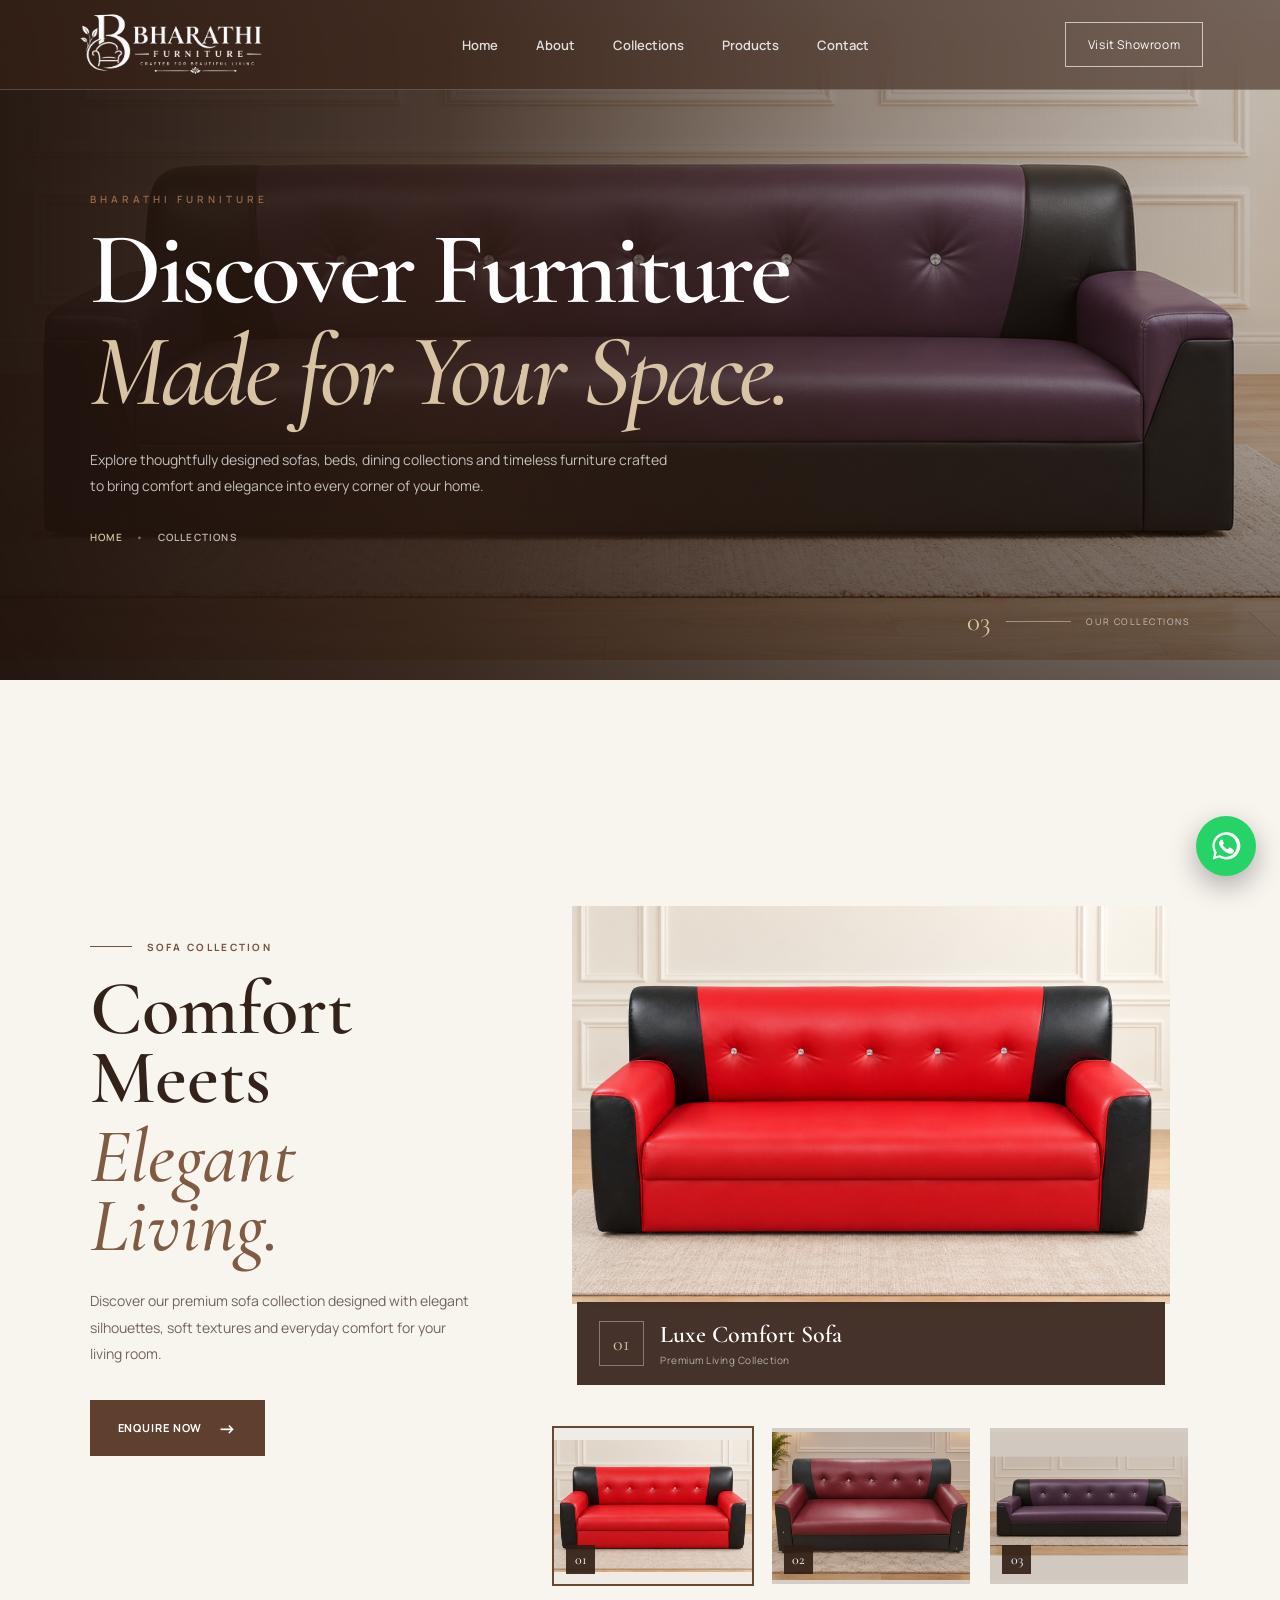
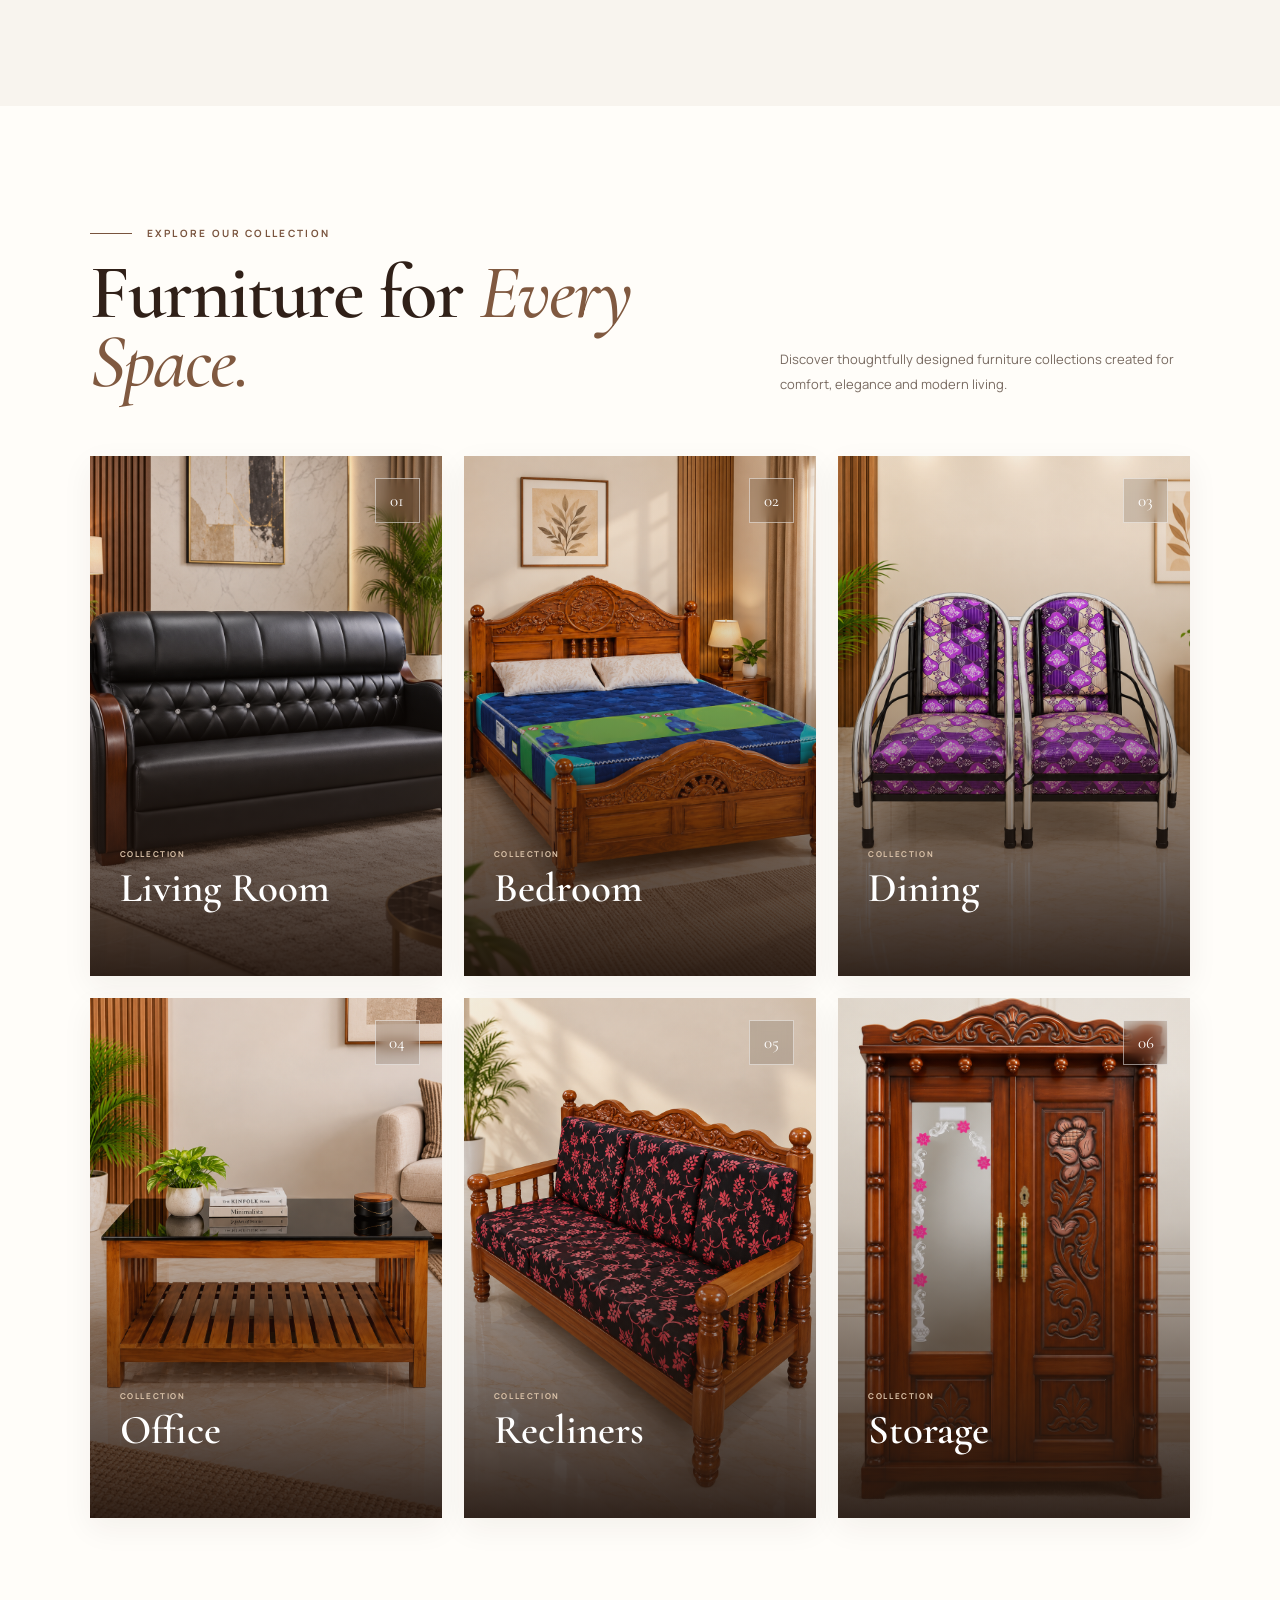
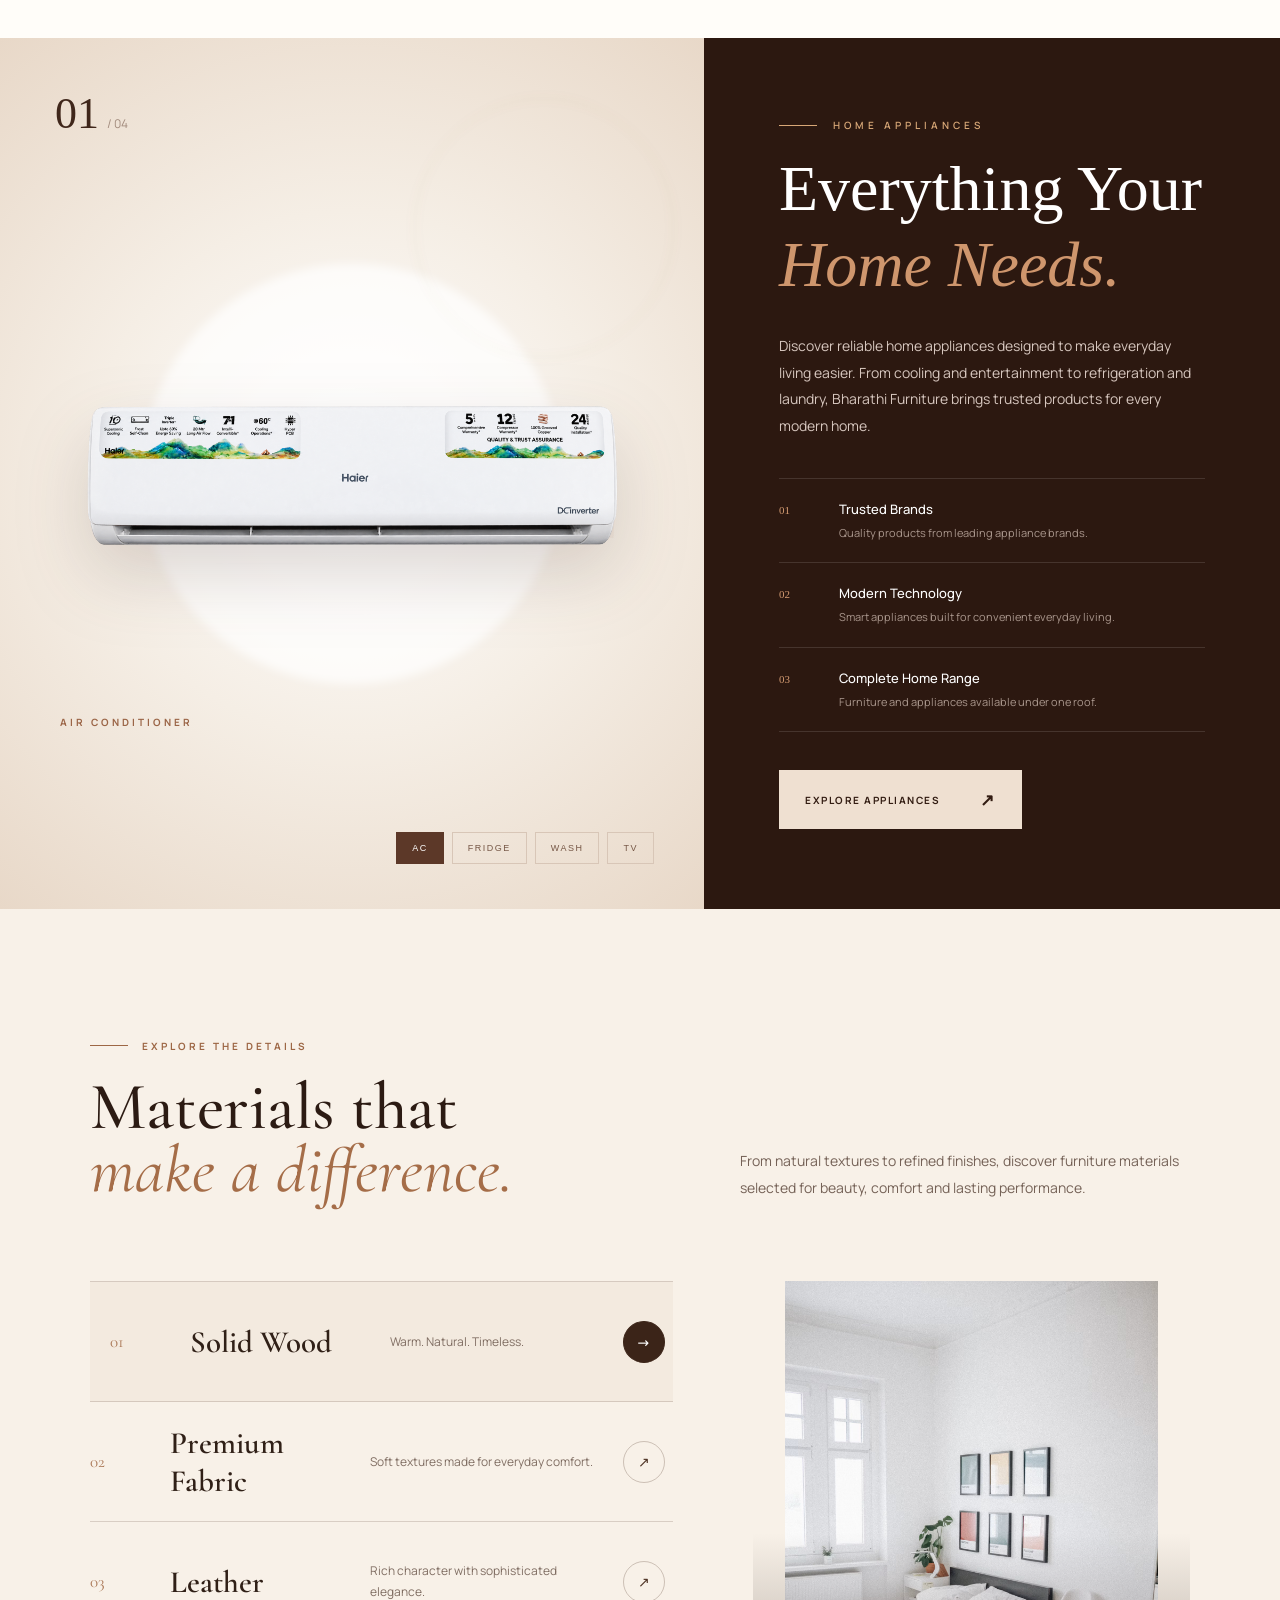
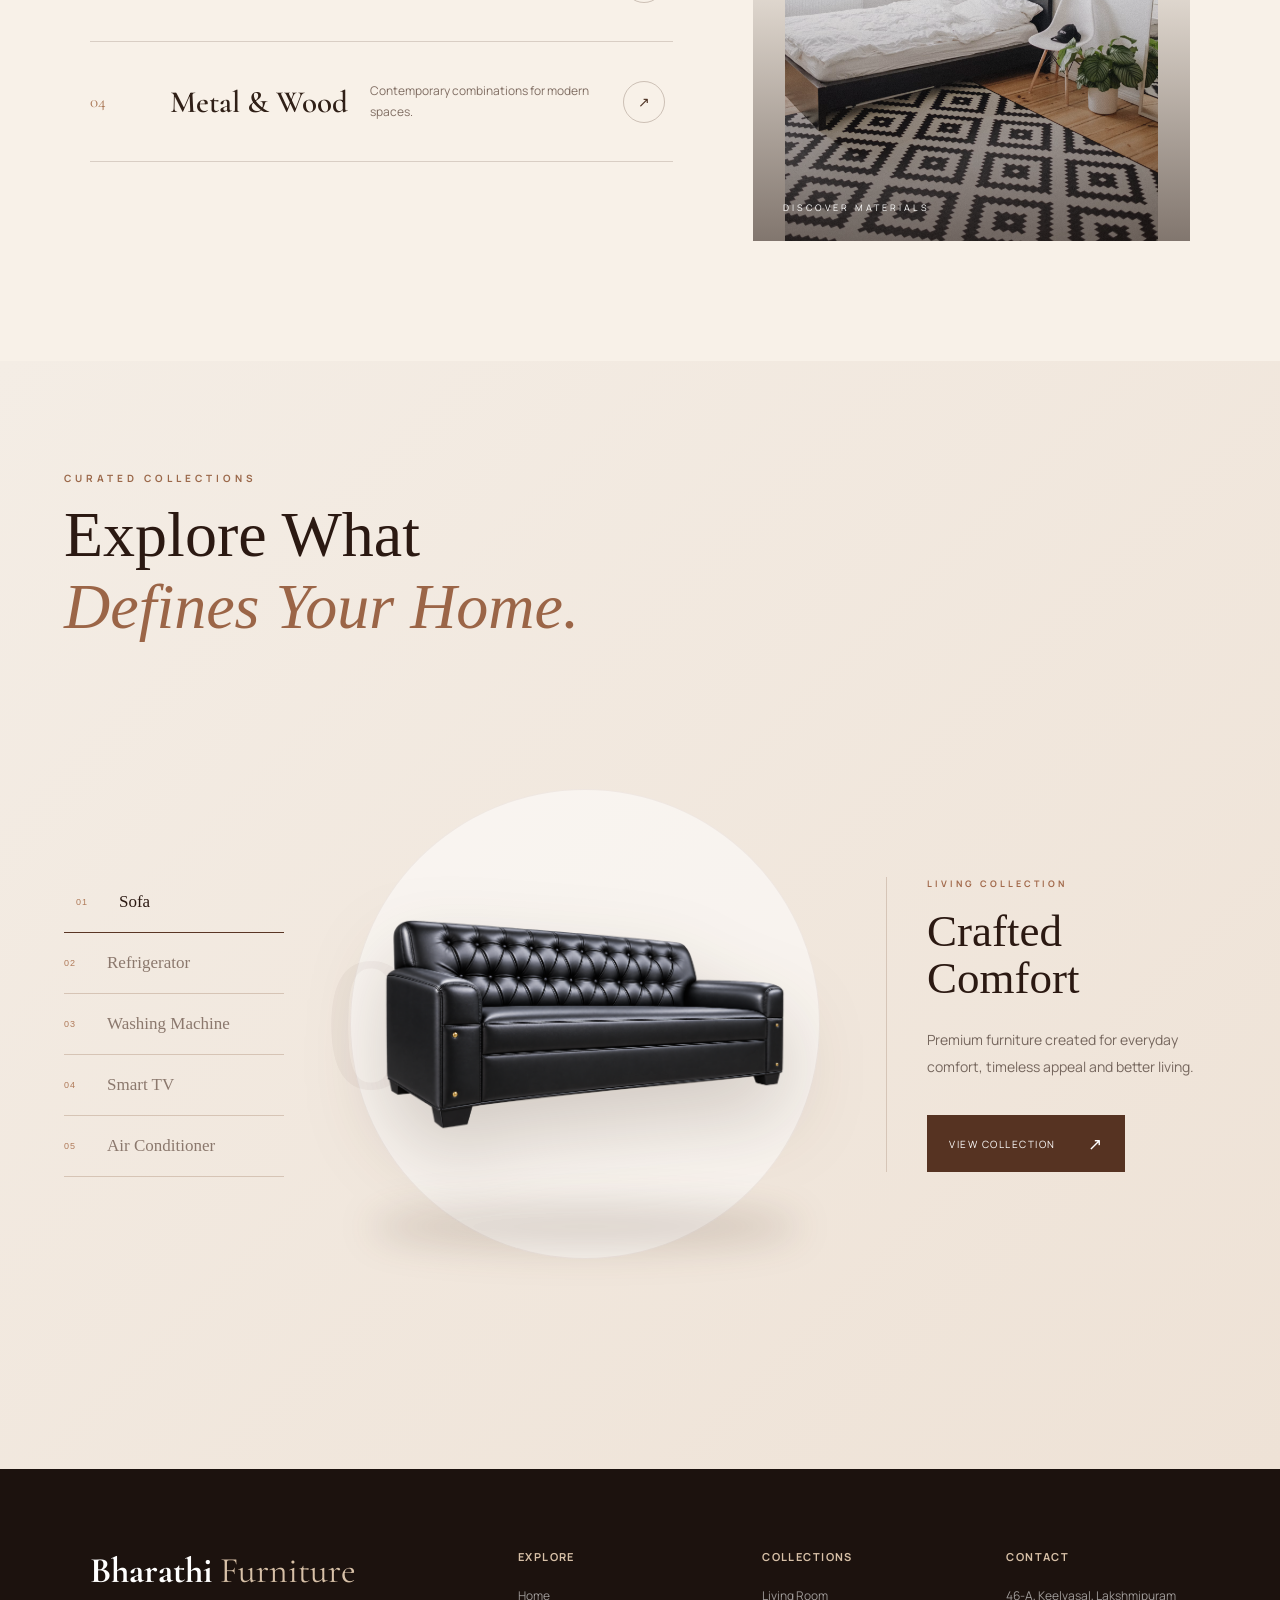
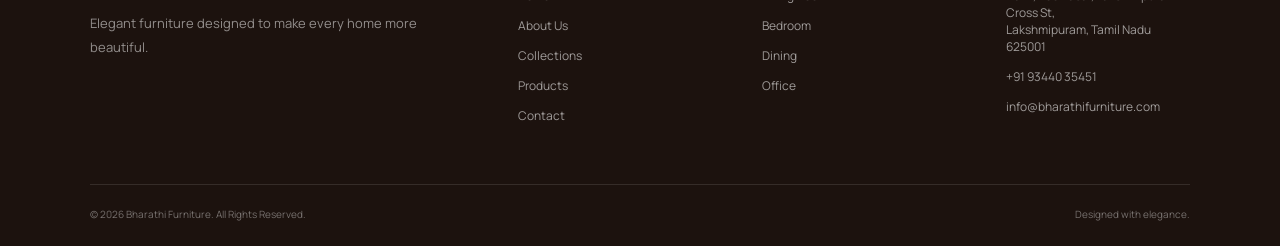
<file: collection.html>
<!DOCTYPE html>
<html lang="en">
<head>
  <meta charset="UTF-8" />
  <meta name="viewport" content="width=device-width, initial-scale=1.0" />
  <title>Bharathi Furniture</title>

  <link rel="preconnect" href="https://fonts.googleapis.com">
  <link rel="preconnect" href="https://fonts.gstatic.com" crossorigin>

  <link
    href="https://fonts.googleapis.com/css2?family=Cormorant+Garamond:wght@500;600;700&family=Manrope:wght@400;500;600;700&display=swap"
    rel="stylesheet"
  >

  <link rel="stylesheet" href="style.css" />
</head>
<body>

 <!-- HEADER -->
 <header class="header">

 
    <a href="index.html" class="logo">
  <img src="./image/logo.png" alt="Bharathi Furniture Logo">
</a>

  <nav class="nav" id="mobileNav">

    <a href="index.html">
      Home
    </a>

    <a href="about.html">
      About
    </a>

   <a href="collection.html" class="active">Collections</a>

    <a href="products.html">
      Products
    </a>

    <a href="contact.html">
      Contact
    </a>

  </nav>

  <a href="contact.html" class="header-btn">
    Visit Showroom
  </a>

  <!-- MOBILE TOGGLE BUTTON -->
  <button
    class="menu-toggle"
    id="menuToggle"
    type="button"
    aria-label="Open menu"
    aria-expanded="false"
    aria-controls="mobileNav"
  >
    <span></span>
    <span></span>
    <span></span>
  </button>

</header>
  <!-- =========================================
     COLLECTION PAGE HERO
========================================= -->

<section class="collection-hero">

  <div class="collection-hero-bg"></div>

  <div class="collection-hero-overlay"></div>

  <div class="collection-hero-content">

    <span class="collection-eyebrow">
      BHARATHI FURNITURE
    </span>

    <h1>
      Discover Furniture
      <em>Made for Your Space.</em>
    </h1>

    <p>
      Explore thoughtfully designed sofas, beds, dining collections
      and timeless furniture crafted to bring comfort and elegance
      into every corner of your home.
    </p>

    <div class="collection-breadcrumb">

      <a href="index.html">Home</a>

      <span>•</span>

      <p>Collections</p>

    </div>

  </div>


  <!-- BOTTOM COLLECTION INFO -->

  <div class="collection-hero-bottom">

    <div class="collection-number">
      <span>03</span>

      <div></div>

      <p>Our Collections</p>
    </div>


    <a href="#sofaCollection" class="collection-scroll">
      Explore Collection
      <span>↓</span>
    </a>

  </div>

</section>
<!-- =========================
     SOFA COLLECTION SECTION
========================== -->

<section class="sofa-showcase">

  <div class="sofa-showcase-wrapper">

    <!-- LEFT CONTENT -->
    <div class="sofa-content">

      <span class="section-tag">SOFA COLLECTION</span>

      <h1>
        Comfort Meets
        <span>Elegant Living.</span>
      </h1>

      <p>
        Discover our premium sofa collection designed with elegant
        silhouettes, soft textures and everyday comfort for your living room.
      </p>

      <a href="contact.html" class="sofa-btn">
        Enquire Now
        <span>→</span>
      </a>

    </div>


    <!-- RIGHT IMAGE AREA -->
    <div class="sofa-gallery">

      <!-- MAIN IMAGE -->
      <div class="sofa-main-image">

        <img
          id="mainSofaImage"
          src="./image/sofa1.png"
          alt="Premium Sofa"
        >

        <div class="sofa-image-label">
          <span>01</span>

          <div>
            <h3 id="mainSofaTitle">Luxe Comfort Sofa</h3>
            <p>Premium Living Collection</p>
          </div>
        </div>

      </div>


      <!-- THUMBNAILS -->
      <div class="sofa-thumbnails">

        <button
          class="sofa-thumb active"
          onclick="changeSofa(
            './image/sofa1.png',
            'Luxe Comfort Sofa',
            this
          )"
        >
          <img
            src="./image/sofa1.png"
            alt="Sofa One"
          >

          <span>01</span>
        </button>


        <button
          class="sofa-thumb"
          onclick="changeSofa(
            './image/sofa3.png',
            'Modern Lounge Sofa',
            this
          )"
        >
          <img
            src="./image/sofa3.png"
            alt="Sofa Two"
          >

          <span>02</span>
        </button>


        <button
          class="sofa-thumb"
          onclick="changeSofa(
            './image/sofa4.png',
            'Signature Brown Sofa',
            this
          )"
        >
          <img
            src="./image/sofa4.png"
            alt="Sofa Three"
          >

          <span>03</span>
        </button>

      </div>

    </div>

  </div>

</section>


<!-- =========================================
     FURNITURE CATEGORY CARDS
========================================= -->

<section class="furniture-categories">

  <div class="category-section-head">

    <div>
      <span class="category-eyebrow">
        EXPLORE OUR COLLECTION
      </span>

      <h2>
        Furniture for
        <em>Every Space.</em>
      </h2>
    </div>

    <p>
      Discover thoughtfully designed furniture collections
      created for comfort, elegance and modern living.
    </p>

  </div>


  <div class="furniture-category-grid">


    <!-- CARD 1 -->

    <a href="#sofaCollection" class="furniture-category-card">

      <div class="category-card-image">

        <img
          src="./image/sofa7.png"
          alt="Living Room Furniture"
        >

      </div>

      <div class="category-card-number">
        01
      </div>


      <div class="category-card-content">

        <span>
          COLLECTION
        </span>

        <h3>
          Living Room
        </h3>

        <p>
          Sofas, recliners and elegant seating designed
          for comfortable everyday living.
        </p>

        <div class="category-card-link">
          Explore Collection

          <i>→</i>
        </div>

      </div>

    </a>



    <!-- CARD 2 -->

    <a href="#" class="furniture-category-card">

      <div class="category-card-image">

        <img
          src="./image/bed.png"
          alt="Bedroom Furniture"
        >

      </div>

      <div class="category-card-number">
        02
      </div>


      <div class="category-card-content">

        <span>
          COLLECTION
        </span>

        <h3>
          Bedroom
        </h3>

        <p>
          Elegant beds and bedroom furniture created
          for peaceful and beautiful spaces.
        </p>

        <div class="category-card-link">
          Explore Collection

          <i>→</i>
        </div>

      </div>

    </a>



    <!-- CARD 3 -->

    <a href="#" class="furniture-category-card">

      <div class="category-card-image">

        <img
          src="./image/chairportrait.png"
          alt="Dining Furniture"
        >

      </div>

      <div class="category-card-number">
        03
      </div>


      <div class="category-card-content">

        <span>
          COLLECTION
        </span>

        <h3>
          Dining
        </h3>

        <p>
          Dining tables and chairs designed to bring
          people together beautifully.
        </p>

        <div class="category-card-link">
          Explore Collection

          <i>→</i>
        </div>

      </div>

    </a>



    <!-- CARD 4 -->

    <a href="#" class="furniture-category-card">

      <div class="category-card-image">

        <img
          src="./image/table.png"
          alt="Office Furniture"
        >

      </div>

      <div class="category-card-number">
        04
      </div>


      <div class="category-card-content">

        <span>
          COLLECTION
        </span>

        <h3>
          Office
        </h3>

        <p>
          Smart desks and seating solutions for productive,
          modern working spaces.
        </p>

        <div class="category-card-link">
          Explore Collection

          <i>→</i>
        </div>

      </div>

    </a>



    <!-- CARD 5 -->

    <a href="#" class="furniture-category-card">

      <div class="category-card-image">

        <img
          src="./image/sofa8.png"
          alt="Recliner Furniture"
        >

      </div>

      <div class="category-card-number">
        05
      </div>


      <div class="category-card-content">

        <span>
          COLLECTION
        </span>

        <h3>
          Recliners
        </h3>

        <p>
          Relax in premium recliners designed for
          comfort and timeless style.
        </p>

        <div class="category-card-link">
          Explore Collection

          <i>→</i>
        </div>

      </div>

    </a>



    <!-- CARD 6 -->

    <a href="#" class="furniture-category-card">

      <div class="category-card-image">

        <img
          src="./image/cupboard2.png"
          alt="Storage Furniture"
        >

      </div>

      <div class="category-card-number">
        06
      </div>


      <div class="category-card-content">

        <span>
          COLLECTION
        </span>

        <h3>
          Storage
        </h3>

        <p>
          Beautiful storage solutions designed to keep
          your home stylish and organized.
        </p>

        <div class="category-card-link">
          Explore Collection

          <i>→</i>
        </div>

      </div>

    </a>


  </div>

</section>



<!-- =========================================================
     04 - SIGNATURE COLLECTION
========================================================= -->

<section class="appliance-showcase">

  <!-- LEFT PRODUCT VISUAL -->
  <div class="appliance-visual">

    <div class="appliance-bg-text">
      HOME
    </div>

    <div class="appliance-glow glow-one"></div>
    <div class="appliance-glow glow-two"></div>

    <div class="appliance-products">

      <!-- AC -->
      <div class="appliance-product active">
        <img
          src="./image/ac.png"
          alt="Air Conditioner"
        >

        <span class="product-category">
          AIR CONDITIONER
        </span>
      </div>


      <!-- FRIDGE -->
      <div class="appliance-product">
        <img
          src="./image/fridge.png"
          alt="Refrigerator"
        >

        <span class="product-category">
          REFRIGERATOR
        </span>
      </div>


      <!-- WASHING MACHINE -->
      <div class="appliance-product">
        <img
          src="./image/washingmavhine.png"
          alt="Washing Machine"
        >

        <span class="product-category">
          WASHING MACHINE
        </span>
      </div>


      <!-- TV -->
      <div class="appliance-product">
        <img
          src="./image/tv.png"
          alt="Smart Television"
        >

        <span class="product-category">
          SMART TELEVISION
        </span>
      </div>

    </div>


    <!-- PRODUCT NUMBER -->
    <div class="appliance-number">
      <span id="applianceCurrent">01</span>
      <small>/ 04</small>
    </div>


    <!-- NAVIGATION -->
    <div class="appliance-dots">

      <button class="appliance-dot active" data-slide="0">
        AC
      </button>

      <button class="appliance-dot" data-slide="1">
        FRIDGE
      </button>

      <button class="appliance-dot" data-slide="2">
        WASH
      </button>

      <button class="appliance-dot" data-slide="3">
        TV
      </button>

    </div>

  </div>


  <!-- RIGHT CONTENT -->
  <div class="appliance-content">

    <span class="appliance-eyebrow">
      HOME APPLIANCES
    </span>

    <h2>
      Everything Your
      <em>Home Needs.</em>
    </h2>

    <p class="appliance-description">
      Discover reliable home appliances designed to make everyday
      living easier. From cooling and entertainment to refrigeration
      and laundry, Bharathi Furniture brings trusted products for
      every modern home.
    </p>


    <!-- FEATURES -->
    <div class="appliance-features">

      <div class="appliance-feature">

        <span>
          01
        </span>

        <div>
          <strong>
            Trusted Brands
          </strong>

          <p>
            Quality products from leading appliance brands.
          </p>
        </div>

      </div>


      <div class="appliance-feature">

        <span>
          02
        </span>

        <div>
          <strong>
            Modern Technology
          </strong>

          <p>
            Smart appliances built for convenient everyday living.
          </p>
        </div>

      </div>


      <div class="appliance-feature">

        <span>
          03
        </span>

        <div>
          <strong>
            Complete Home Range
          </strong>

          <p>
            Furniture and appliances available under one roof.
          </p>
        </div>

      </div>

    </div>


    <a href="products.html" class="appliance-btn">

      Explore Appliances

      <span>
        ↗
      </span>

    </a>

  </div>

</section>



<!-- =========================================================
     05 - SHOP BY MATERIAL
========================================================= -->

<section class="material-section">

  <div class="material-header">

    <div>

      <span class="material-eyebrow">
        EXPLORE THE DETAILS
      </span>

      <h2>
        Materials that
        <em>make a difference.</em>
      </h2>

    </div>


    <p>
      From natural textures to refined finishes, discover furniture
      materials selected for beauty, comfort and lasting performance.
    </p>

  </div>


  <div class="material-list">


    <!-- MATERIAL 1 -->

    <div
      class="material-item active"
      data-image="./image/chair2.jpeg"
    >

      <span class="material-number">
        01
      </span>

      <h3>
        Solid Wood
      </h3>

      <p>
        Warm. Natural. Timeless.
      </p>

      <span class="material-arrow">
        ↗
      </span>

    </div>



    <!-- MATERIAL 2 -->

    <div
      class="material-item"
      data-image="./image/sofa5.png"
    >

      <span class="material-number">
        02
      </span>

      <h3>
        Premium Fabric
      </h3>

      <p>
        Soft textures made for everyday comfort.
      </p>

      <span class="material-arrow">
        ↗
      </span>

    </div>



    <!-- MATERIAL 3 -->

    <div
      class="material-item"
      data-image="./image/sofa1.png"
    >

      <span class="material-number">
        03
      </span>

      <h3>
        Leather
      </h3>

      <p>
        Rich character with sophisticated elegance.
      </p>

      <span class="material-arrow">
        ↗
      </span>

    </div>



    <!-- MATERIAL 4 -->

    <div
      class="material-item"
      data-image="./image/birow.png"
    >

      <span class="material-number">
        04
      </span>

      <h3>
        Metal & Wood
      </h3>

      <p>
        Contemporary combinations for modern spaces.
      </p>

      <span class="material-arrow">
        ↗
      </span>

    </div>

  </div>


  <!-- PREVIEW IMAGE -->

  <div class="material-preview">

    <img
      id="materialPreviewImage"
      src="./image/coll4.jpg"
      alt="Furniture Material"
    >

    <div class="material-preview-overlay"></div>

    <span>
      DISCOVER MATERIALS
    </span>

  </div>

</section>



<!-- =========================================================
     06 - DESIGNED FOR EVERY LIFESTYLE
========================================================= -->
<section class="collection-stage">

  <div class="collection-stage-head">
    <span>CURATED COLLECTIONS</span>

    <h2>
      Explore What
      <em>Defines Your Home.</em>
    </h2>
  </div>


  <div class="collection-stage-wrap">

    <!-- LEFT NAV -->
    <div class="collection-stage-nav">

      <button class="stage-nav-item active" data-stage="0">
        <span>01</span>
        Sofa
      </button>

      <button class="stage-nav-item" data-stage="1">
        <span>02</span>
        Refrigerator
      </button>

      <button class="stage-nav-item" data-stage="2">
        <span>03</span>
        Washing Machine
      </button>

      <button class="stage-nav-item" data-stage="3">
        <span>04</span>
        Smart TV
      </button>

      <button class="stage-nav-item" data-stage="4">
        <span>05</span>
        Air Conditioner
      </button>

    </div>


    <!-- CENTER PRODUCT -->
    <div class="collection-stage-product">

      <div class="stage-big-number">
        01
      </div>

      <div class="stage-product-image active">
        <img src="./image/wobgsofa.png" alt="Sofa">
      </div>

      <div class="stage-product-image">
        <img src="./image/fridge.png" alt="Refrigerator">
      </div>

      <div class="stage-product-image">
        <img src="./image/washingmavhine.png" alt="Washing Machine">
      </div>

      <div class="stage-product-image">
        <img src="./image/tv.png" alt="Smart TV">
      </div>

      <div class="stage-product-image">
        <img src="./image/ac.png" alt="Air Conditioner">
      </div>

      <div class="stage-floor-shadow"></div>

    </div>


    <!-- RIGHT CONTENT -->
    <div class="collection-stage-info">

      <span class="stage-category">
        LIVING COLLECTION
      </span>

      <h3 class="stage-title">
        Crafted Comfort
      </h3>

      <p class="stage-description">
        Premium furniture created for everyday comfort,
        timeless appeal and better living.
      </p>

      <a href="products.html" class="stage-btn">
        View Collection
        <span>↗</span>
      </a>

    </div>

  </div>

</section>



   <!-- FOOTER -->
  <footer class="footer">

    <div class="footer-top">

      <div class="footer-brand">
        <h2>Bharathi <span>Furniture</span></h2>

        <p>
          Elegant furniture designed to make
          every home more beautiful.
        </p>
      </div>


      <div class="footer-column">
        <h3>Explore</h3>
        <a href="index.html">Home</a>
        <a href="about.html">About Us</a>
        <a href="collection.html">Collections</a>
        <a href="products.html">Products</a>
        <a href="contact.html">Contact</a>
      </div>


      <div class="footer-column">
        <h3>Collections</h3>
        <a href="collection.html#living-room">Living Room</a>
        <a href="collection.html#bedroom">Bedroom</a>
        <a href="#dining">Dining</a>
        <a href="#office">Office</a>
      </div>


     <div class="footer-column">
  <h3>Contact</h3>

  <p>
    46-A, Keelvasal, Lakshmipuram Cross St,<br />
    Lakshmipuram, Tamil Nadu 625001
  </p>

  <p>
    <a href="tel:+919344035451">
      +91 93440 35451
    </a>
  </p>

  <p>info@bharathifurniture.com</p>
</div>

    </div>


    <div class="footer-bottom">
      <p>© 2026 Bharathi Furniture. All Rights Reserved.</p>
      <p>Designed with elegance.</p>
    </div>

  </footer>
  <script>

function changeSofa(image, title, clickedThumb) {

  const mainImage =
    document.getElementById("mainSofaImage");

  const mainTitle =
    document.getElementById("mainSofaTitle");


  /* FADE OLD IMAGE */

  mainImage.style.opacity = "0";

  mainImage.style.transform = "scale(1.03)";


  setTimeout(() => {

    mainImage.src = image;

    mainTitle.textContent = title;

    mainImage.style.opacity = "1";

    mainImage.style.transform = "scale(1)";

  }, 250);


  /* REMOVE ACTIVE */

  document
    .querySelectorAll(".sofa-thumb")
    .forEach((thumb) => {

      thumb.classList.remove("active");

    });


  /* ACTIVE CLICKED IMAGE */

  clickedThumb.classList.add("active");

}


document.addEventListener(
  "DOMContentLoaded",
  function () {

    const materialItems =
      document.querySelectorAll(
        ".material-item"
      );

    const materialImage =
      document.getElementById(
        "materialPreviewImage"
      );


    materialItems.forEach(
      function (item) {

        item.addEventListener(
          "mouseenter",
          function () {

            const newImage =
              item.dataset.image;


            /* REMOVE ACTIVE */

            materialItems.forEach(
              function (material) {

                material.classList.remove(
                  "active"
                );

              }
            );


            /* ADD ACTIVE */

            item.classList.add(
              "active"
            );


            /* IMAGE TRANSITION */

            materialImage.style.opacity =
              "0";

            materialImage.style.transform =
              "scale(1.04)";


            setTimeout(
              function () {

                materialImage.src =
                  newImage;

                materialImage.style.opacity =
                  "1";

                materialImage.style.transform =
                  "scale(1)";

              },
              250
            );

          }
        );

      }
    );

  }
);


document.addEventListener("DOMContentLoaded", function () {

  const menuToggle =
    document.getElementById("menuToggle");

  const mobileNav =
    document.getElementById("mobileNav");

  if (!menuToggle || !mobileNav) {
    return;
  }


  function closeMobileMenu() {
    menuToggle.classList.remove("active");
    mobileNav.classList.remove("open");

    menuToggle.setAttribute(
      "aria-expanded",
      "false"
    );

    document.body.style.overflow = "";
  }


  menuToggle.addEventListener(
    "click",
    function () {

      const menuIsOpen =
        mobileNav.classList.toggle("open");

      menuToggle.classList.toggle(
        "active",
        menuIsOpen
      );

      menuToggle.setAttribute(
        "aria-expanded",
        String(menuIsOpen)
      );

      document.body.style.overflow =
        menuIsOpen ? "hidden" : "";

    }
  );


  mobileNav
    .querySelectorAll("a")
    .forEach(function (link) {

      link.addEventListener(
        "click",
        closeMobileMenu
      );

    });


  document.addEventListener(
    "keydown",
    function (event) {

      if (event.key === "Escape") {
        closeMobileMenu();
      }

    }
  );


  window.addEventListener(
    "resize",
    function () {

      if (window.innerWidth > 768) {
        closeMobileMenu();
      }

    }
  );

});
function addWhatsAppButton() {
  const whatsappButton = document.createElement("a");

  whatsappButton.href =
    "https://wa.me/919344035451?text=Hello%20Bharathi%20Furniture%2C%20I%20would%20like%20to%20know%20more%20about%20your%20furniture.";

  whatsappButton.className = "floating-whatsapp";
  whatsappButton.target = "_blank";
  whatsappButton.rel = "noopener noreferrer";
  whatsappButton.setAttribute("aria-label", "Chat with Bharathi Furniture on WhatsApp");

  whatsappButton.innerHTML = `
    <svg viewBox="0 0 32 32" aria-hidden="true">
      <path fill="currentColor" d="M16 3a12.8 12.8 0 0 0-11 19.3L3.4 28.6l6.5-1.7A12.9 12.9 0 1 0 16 3Zm0 23.3c-2 0-3.9-.5-5.5-1.5l-.4-.2-3.8 1 1-3.7-.3-.4a10.4 10.4 0 1 1 9 4.8Zm5.7-7.8c-.3-.2-1.9-.9-2.2-1-.3-.1-.5-.2-.7.2-.2.3-.8 1-.9 1.2-.2.2-.3.2-.7.1-1.8-.9-3-1.6-4.2-3.6-.3-.6.3-.5.9-1.7.1-.2.1-.4 0-.6l-1-2.5c-.2-.6-.5-.5-.7-.5h-.6c-.2 0-.6.1-.9.4-.3.3-1.2 1.2-1.2 2.9s1.2 3.3 1.4 3.6c.2.2 2.5 3.8 6 5.3 2.2.9 3.1 1 4.2.8 1.3-.2 1.9-.8 2.2-1.6.3-.8.3-1.4.2-1.6-.2-.2-.5-.3-.8-.4Z"/>
    </svg>
  `;

  document.body.appendChild(whatsappButton);
}

if (document.readyState === "loading") {
  document.addEventListener("DOMContentLoaded", addWhatsAppButton);
} else {
  addWhatsAppButton();
}




document.addEventListener("DOMContentLoaded", function () {

  const slides =
    document.querySelectorAll(".appliance-product");

  const dots =
    document.querySelectorAll(".appliance-dot");

  const number =
    document.getElementById("applianceCurrent");

  let current = 0;

  let autoSlide;


  function showSlide(index) {

    slides.forEach((slide) => {
      slide.classList.remove("active");
    });

    dots.forEach((dot) => {
      dot.classList.remove("active");
    });


    slides[index].classList.add("active");

    dots[index].classList.add("active");


    number.textContent =
      String(index + 1).padStart(2, "0");


    current = index;
  }


  function nextSlide() {

    const next =
      (current + 1) % slides.length;

    showSlide(next);

  }


  function startAutoSlide() {

    autoSlide =
      setInterval(nextSlide, 3500);

  }


  dots.forEach((dot, index) => {

    dot.addEventListener("click", function () {

      clearInterval(autoSlide);

      showSlide(index);

      startAutoSlide();

    });

  });


  showSlide(0);

  startAutoSlide();

});




document.addEventListener("DOMContentLoaded", () => {

  const navItems =
    document.querySelectorAll(".stage-nav-item");

  const products =
    document.querySelectorAll(".stage-product-image");

  const number =
    document.querySelector(".stage-big-number");

  const category =
    document.querySelector(".stage-category");

  const title =
    document.querySelector(".stage-title");

  const description =
    document.querySelector(".stage-description");


  const content = [

    {
      number: "01",
      category: "LIVING COLLECTION",
      title: "Crafted Comfort",
      description:
        "Premium furniture created for everyday comfort, timeless appeal and better living."
    },

    {
      number: "02",
      category: "KITCHEN ESSENTIAL",
      title: "Freshness Every Day",
      description:
        "Reliable refrigerators designed to keep food fresh while complementing modern homes."
    },

    {
      number: "03",
      category: "HOME CARE",
      title: "Effortless Laundry",
      description:
        "Modern washing solutions created to make everyday home care simpler and smarter."
    },

    {
      number: "04",
      category: "ENTERTAINMENT",
      title: "Entertainment Elevated",
      description:
        "Smart televisions designed to bring immersive entertainment into your living space."
    },

    {
      number: "05",
      category: "COOLING",
      title: "Comfort in Every Season",
      description:
        "Efficient air conditioning solutions created for cool, comfortable everyday living."
    }

  ];


  navItems.forEach((item, index) => {

    item.addEventListener("click", () => {

      navItems.forEach(nav =>
        nav.classList.remove("active")
      );

      products.forEach(product =>
        product.classList.remove("active")
      );


      item.classList.add("active");

      products[index].classList.add("active");


      number.textContent =
        content[index].number;

      category.textContent =
        content[index].category;

      title.textContent =
        content[index].title;

      description.textContent =
        content[index].description;

    });

  });

});



</script>
</body>
</html>
</file>
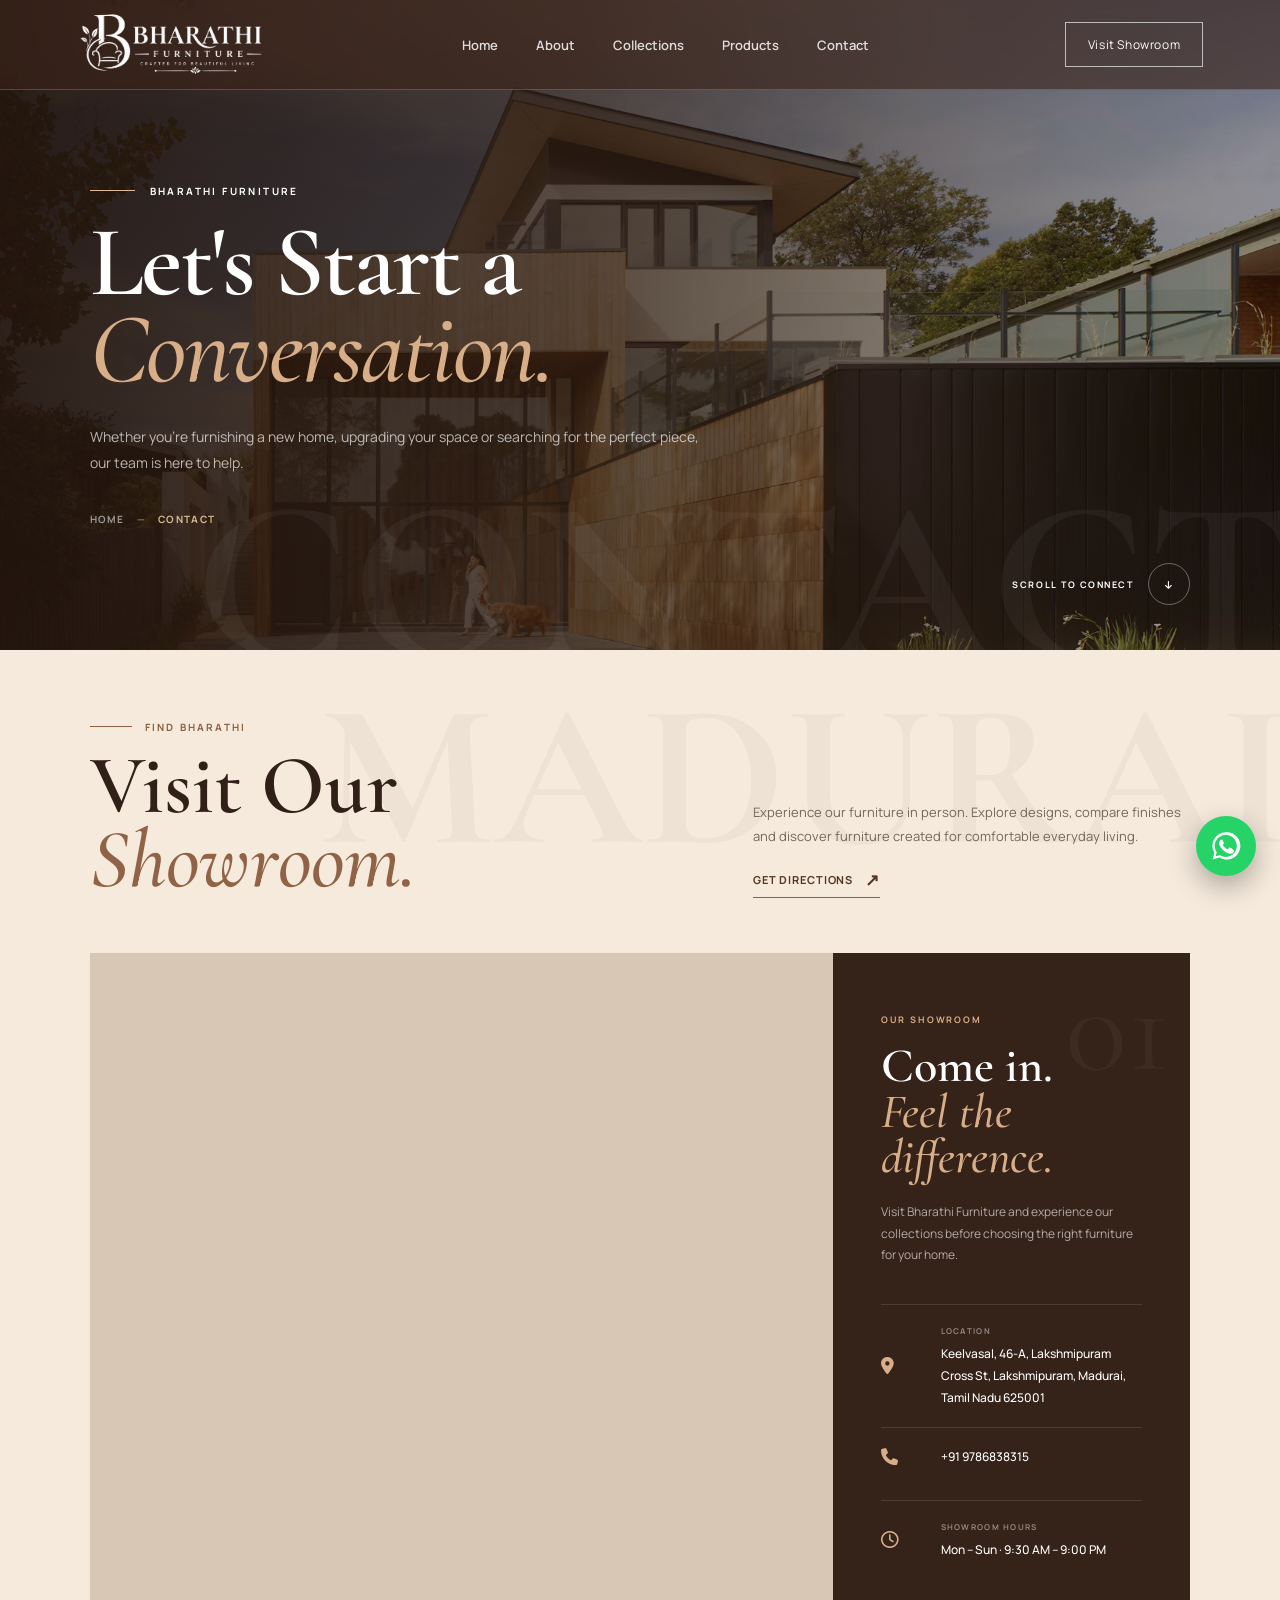
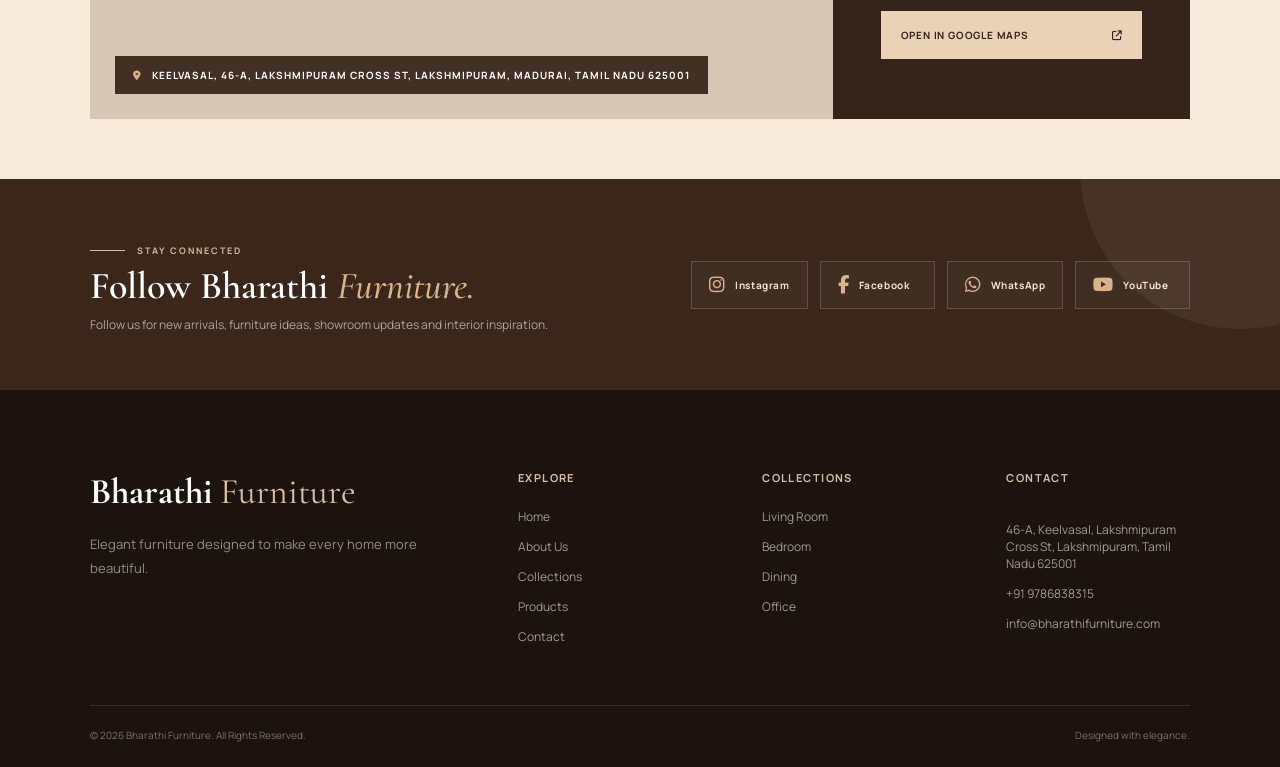
<file: contact.html>
<!DOCTYPE html>
<html lang="en">

<head>

  <meta charset="UTF-8" />

  <meta
    name="viewport"
    content="width=device-width, initial-scale=1.0"
  />

  <title>Contact | Bharathi Furniture</title>


  <!-- GOOGLE FONTS -->

  <link
    rel="preconnect"
    href="https://fonts.googleapis.com"
  >

  <link
    rel="preconnect"
    href="https://fonts.gstatic.com"
    crossorigin
  >

  <link
    href="https://fonts.googleapis.com/css2?family=Cormorant+Garamond:wght@500;600;700&family=Manrope:wght@400;500;600;700&display=swap"
    rel="stylesheet"
  >


  <!-- FONT AWESOME -->

  <link
    rel="stylesheet"
    href="https://cdnjs.cloudflare.com/ajax/libs/font-awesome/6.5.2/css/all.min.css"
  >


  <link
    rel="stylesheet"
    href="style.css"
  >

</head>


<body>



<!-- =========================================================
     HEADER
========================================================= -->

<header class="header">

  <a href="index.html" class="logo">
  <img src="./image/logo.png" alt="Bharathi Furniture Logo">
</a>


  <nav class="nav" id="mobileNav">

    <a href="index.html">
      Home
    </a>

    <a href="about.html">
      About
    </a>

    <a href="collection.html">
      Collections
    </a>

    <a href="products.html">
      Products
    </a>

    <a href="contact.html" class="active">Contact</a>

  </nav>

  <a href="contact.html" class="header-btn">
    Visit Showroom
  </a>

  <!-- MOBILE TOGGLE BUTTON -->
  <button
    class="menu-toggle"
    id="menuToggle"
    type="button"
    aria-label="Open menu"
    aria-expanded="false"
    aria-controls="mobileNav"
  >
    <span></span>
    <span></span>
    <span></span>
  </button>

</header>





<!-- =========================================================
     CONTACT PAGE HEADER
========================================================= -->

<section class="contact-header">

  <div class="contact-header-bg"></div>

  <div class="contact-header-overlay"></div>


  <div class="contact-header-decoration">
    CONTACT
  </div>


  <div class="contact-header-content">

    <span class="contact-header-label">
      BHARATHI FURNITURE
    </span>


    <h1>

      Let's Start a

      <em>
        Conversation.
      </em>

    </h1>


    <p>

      Whether you're furnishing a new home,
      upgrading your space or searching for the
      perfect piece, our team is here to help.

    </p>


    <div class="contact-breadcrumb">

      <a href="index.html">
        Home
      </a>

      <span>—</span>

      <strong>
        Contact
      </strong>

    </div>

  </div>


  <a
    href="#contactForm"
    class="contact-header-scroll"
  >

    <span>
      SCROLL TO CONNECT
    </span>

    <i class="fa-solid fa-arrow-down"></i>

  </a>

</section>










<!-- =========================================================
     SHOWROOM MAP
========================================================= -->

<section class="showroom-map-section">


  <div class="showroom-map-heading">


    <div>

      <span class="showroom-map-label">
        FIND BHARATHI
      </span>


      <h2>

        Visit Our

        <em>
          Showroom.
        </em>

      </h2>

    </div>



    <div class="showroom-map-intro">

      <p>

        Experience our furniture in person.
        Explore designs, compare finishes and discover
        furniture created for comfortable everyday living.

      </p>


      <a
        href="https://www.google.com/maps/search/?api=1&query=Madurai+Tamil+Nadu"
        target="_blank"
        rel="noopener noreferrer"
        class="showroom-direction-link"
      >

        Get Directions

        <span>
          ↗
        </span>

      </a>

    </div>

  </div>




  <div class="showroom-map-layout">


    <!-- GOOGLE MAP -->

    <div class="showroom-map">

      <iframe
  src="https://www.google.com/maps?q=46-A%2C%20Keelvasal%2C%20Lakshmipuram%20Cross%20St%2C%20Lakshmipuram%2C%20Tamil%20Nadu%20625001&output=embed"
  loading="lazy"
  referrerpolicy="no-referrer-when-downgrade"
  title="Bharathi Furniture Location"
></iframe>




      <div class="map-corner-label">

        <i class="fa-solid fa-location-dot"></i>

        Keelvasal, 46-A, Lakshmipuram Cross St,
         Lakshmipuram, Madurai, Tamil Nadu 625001

      </div>

    </div>

    <!-- SHOWROOM DETAILS -->

    <div class="showroom-details">


      <span class="showroom-number">
        01
      </span>


      <span class="showroom-small">
        OUR SHOWROOM
      </span>


      <h3>

        Come in.

        <em>
          Feel the difference.
        </em>

      </h3>


      <p class="showroom-description">

        Visit Bharathi Furniture and experience
        our collections before choosing the
        right furniture for your home.

      </p>



      <div class="showroom-detail-row">

        <i class="fa-solid fa-location-dot"></i>

        <div>

          <span>
            LOCATION
          </span>

          <strong>
           Keelvasal, 46-A, Lakshmipuram Cross St, Lakshmipuram, Madurai, Tamil Nadu 625001
          </strong>

        </div>

      </div>


<!-- PHONE NUMBER -->
<div class="showroom-detail-row">
  <i class="fa-solid fa-phone"></i>

          <strong>
            +91 9786838315
          </strong>

  <div>
  

    <strong>
   
    </strong>
  </div>
</div>



      <div class="showroom-detail-row">

        <i class="fa-regular fa-clock"></i>

        <div>

          <span>
            SHOWROOM HOURS
          </span>

          <strong>
            Mon – Sun · 9:30 AM – 9:00 PM
          </strong>

        </div>

      </div>
    <a
  href="https://www.google.com/maps/search/?api=1&query=46-A%2C+Keelvasal%2C+Lakshmipuram+Cross+St%2C+Lakshmipuram%2C+Tamil+Nadu+625001"
  target="_blank"
  rel="noopener noreferrer"
  class="showroom-map-button"
>
  Open in Google Maps
  <i class="fa-solid fa-arrow-up-right-from-square"></i>
</a>


  </div>
</div>
</section>
<!-- =========================================================
     SOCIAL MEDIA STRIP
========================================================= -->

<section class="contact-social-strip">

  <div class="contact-social-strip-content">

    <div class="contact-social-strip-text">

      <span>
        STAY CONNECTED
      </span>

      <h2>
        Follow Bharathi
        <em>Furniture.</em>
      </h2>

      <p>
        Follow us for new arrivals, furniture ideas,
        showroom updates and interior inspiration.
      </p>

    </div>


    <div class="contact-social-strip-icons">

      <a href="#" aria-label="Instagram">
        <i class="fa-brands fa-instagram"></i>
        <span>Instagram</span>
      </a>

      <a href="#" aria-label="Facebook">
        <i class="fa-brands fa-facebook-f"></i>
        <span>Facebook</span>
      </a>

      <a
  href="https://wa.me/919344035451?text=Hello%20Bharathi%20Furniture%2C%20I%20would%20like%20to%20know%20more%20about%20your%20furniture."
  target="_blank"
  rel="noopener noreferrer"
  aria-label="Chat with Bharathi Furniture on WhatsApp"
>
  <i class="fa-brands fa-whatsapp"></i>
  <span>WhatsApp</span>
      

      <a href="#" aria-label="YouTube">
        <i class="fa-brands fa-youtube"></i>
        <span>YouTube</span>
      </a>

    </div>

  </div>

</section>




<!-- =========================================================
     FOOTER
========================================================= -->

<footer class="footer">


  <div class="footer-top">


    <div class="footer-brand">

      <h2>

        Bharathi

        <span>
          Furniture
        </span>

      </h2>


      <p>

        Elegant furniture designed to make
        every home more beautiful.

      </p>

    </div>




    <div class="footer-column">

      <h3>
        Explore
      </h3>

      <a href="index.html">
        Home
      </a>

      <a href="about.html">
        About Us
      </a>

      <a href="collection.html">
        Collections
      </a>

      <a href="products.html">
        Products
      </a>

      <a href="contact.html">
        Contact
      </a>

    </div>




    <div class="footer-column">

      <h3>
        Collections
      </h3>

      <a href="#">
        Living Room
      </a>

      <a href="#">
        Bedroom
      </a>

      <a href="#">
        Dining
      </a>

      <a href="#">
        Office
      </a>

    </div>




 <div class="footer-column">
  <h3>Contact</h3>

  </p>
      <p>
        46-A, Keelvasal, Lakshmipuram Cross St,
         Lakshmipuram, Tamil Nadu 625001
      </p>

      <p>
        +91 9786838315
      </p>


  <p>info@bharathifurniture.com</p>
</div>

  </div>



  <div class="footer-bottom">

    <p>
      © 2026 Bharathi Furniture. All Rights Reserved.
    </p>

    <p>
      Designed with elegance.
    </p>

  </div>


</footer>
<script>
document.addEventListener("DOMContentLoaded", function () {

  const menuToggle =
    document.getElementById("menuToggle");

  const mobileNav =
    document.getElementById("mobileNav");

  if (!menuToggle || !mobileNav) {
    return;
  }


  function closeMobileMenu() {
    menuToggle.classList.remove("active");
    mobileNav.classList.remove("open");

    menuToggle.setAttribute(
      "aria-expanded",
      "false"
    );

    document.body.style.overflow = "";
  }


  menuToggle.addEventListener(
    "click",
    function () {

      const menuIsOpen =
        mobileNav.classList.toggle("open");

      menuToggle.classList.toggle(
        "active",
        menuIsOpen
      );

      menuToggle.setAttribute(
        "aria-expanded",
        String(menuIsOpen)
      );

      document.body.style.overflow =
        menuIsOpen ? "hidden" : "";

    }
  );


  mobileNav
    .querySelectorAll("a")
    .forEach(function (link) {

      link.addEventListener(
        "click",
        closeMobileMenu
      );

    });


  document.addEventListener(
    "keydown",
    function (event) {

      if (event.key === "Escape") {
        closeMobileMenu();
      }

    }
  );


  window.addEventListener(
    "resize",
    function () {

      if (window.innerWidth > 768) {
        closeMobileMenu();
      }

    }
  );

});


function addWhatsAppButton() {
  const whatsappButton = document.createElement("a");

  whatsappButton.href =
    "https://wa.me/919344035451?text=Hello%20Bharathi%20Furniture%2C%20I%20would%20like%20to%20know%20more%20about%20your%20furniture.";

  whatsappButton.className = "floating-whatsapp";
  whatsappButton.target = "_blank";
  whatsappButton.rel = "noopener noreferrer";
  whatsappButton.setAttribute("aria-label", "Chat with Bharathi Furniture on WhatsApp");

  whatsappButton.innerHTML = `
    <svg viewBox="0 0 32 32" aria-hidden="true">
      <path fill="currentColor" d="M16 3a12.8 12.8 0 0 0-11 19.3L3.4 28.6l6.5-1.7A12.9 12.9 0 1 0 16 3Zm0 23.3c-2 0-3.9-.5-5.5-1.5l-.4-.2-3.8 1 1-3.7-.3-.4a10.4 10.4 0 1 1 9 4.8Zm5.7-7.8c-.3-.2-1.9-.9-2.2-1-.3-.1-.5-.2-.7.2-.2.3-.8 1-.9 1.2-.2.2-.3.2-.7.1-1.8-.9-3-1.6-4.2-3.6-.3-.6.3-.5.9-1.7.1-.2.1-.4 0-.6l-1-2.5c-.2-.6-.5-.5-.7-.5h-.6c-.2 0-.6.1-.9.4-.3.3-1.2 1.2-1.2 2.9s1.2 3.3 1.4 3.6c.2.2 2.5 3.8 6 5.3 2.2.9 3.1 1 4.2.8 1.3-.2 1.9-.8 2.2-1.6.3-.8.3-1.4.2-1.6-.2-.2-.5-.3-.8-.4Z"/>
    </svg>
  `;

  document.body.appendChild(whatsappButton);
}

if (document.readyState === "loading") {
  document.addEventListener("DOMContentLoaded", addWhatsAppButton);
} else {
  addWhatsAppButton();
}
</script>

</body>

</html>
</file>
<file: style.css>
/* =========================================================
   BHARATHI FURNITURE - CLEAN MASTER STYLESHEET
   Brown + Cream Theme
   Consolidated from the supplied stylesheet.
   Duplicate selectors and repeated media blocks were merged.
========================================================= */
:root {
  --brown-dark: #2b1b14;
  --brown: #5a3c2b;
  --brown-light: #8a674e;
  --beige: #d7c0a7;
  --cream: #f7f2ea;
  --cream-dark: #eee5da;
  --white: #ffffff;
  --text: #28221e;
  --muted: #70665f;
}

* {
  margin: 0;
  padding: 0;
  box-sizing: border-box;
}

html {
  scroll-behavior: smooth;
}

body {
  font-family: "Manrope", sans-serif;
  color: var(--text);
  background: var(--cream);
  overflow-x: hidden;
}

a {
  text-decoration: none;
  color: inherit;
}

img {
  width: 100%;
  height: 100%;
  object-fit: cover;
  display: block;
}

button, a {
  -webkit-tap-highlight-color: transparent;
}

.header {
  width: 100%;
  height: 90px;
  padding: 0 6%;
  position: fixed;
    background: rgba(58, 33, 23, 0.58);

  backdrop-filter: blur(16px);
  -webkit-backdrop-filter: blur(16px);
  color: var(--brown-dark);
  top: 0;
  left: 0;
  z-index: 20;
  display: flex;
  align-items: center;
  justify-content: space-between;
  border-bottom: 1px solid rgba(255, 255, 255, 0.18);
}

.logo {
  color: var(--white);
  font-family: "Cormorant Garamond", serif;
  font-size: 29px;
  font-weight: 700;
}

.logo span {
  font-weight: 500;
  opacity: 0.8;
}

.nav {
  display: flex;
  align-items: center;
  gap: 38px;
}

.nav a {
  color: rgba(255, 255, 255, 0.84);
  font-size: 13px;
  font-weight: 600;
  transition: 0.3s;
}

.nav a:hover {
  color: var(--white);
}

.header-btn {
  padding: 13px 22px;
  border: 1px solid rgba(255, 255, 255, 0.65);
  color: white;
  font-size: 12px;
  letter-spacing: 0.05em;
  transition: 0.3s;
}

.header-btn:hover {
  background: white;
  color: var(--brown-dark);
}

.hero {
  position: relative;
  width: 100%;
  min-height: 100vh;
  display: flex;
  align-items: center;
  padding: 130px 7% 80px;
  overflow: hidden;
  background: #2b1b14;
}

.hero-video {
  position: absolute;
  top: 50%;
  left: 50%;
  width: 100%;
  height: 100%;
  transform: translate(-50%, -50%);
  object-fit: cover;
  z-index: 0;
}

.hero-overlay {
  position: absolute;
  inset: 0;
  z-index: 1;
  background: linear-gradient(
      90deg,

      rgba(29, 17, 11, 0.94) 0%,

      rgba(46, 27, 18, 0.82) 32%,

      rgba(45, 27, 19, 0.5) 62%,

      rgba(26, 16, 11, 0.18) 100%
    ),

    linear-gradient(
      0deg,
      rgba(24, 14, 9, 0.55),
      transparent 45%
    );
}

.hero-content {
  position: relative;
  z-index: 3;
  max-width: 850px;
  color: #ffffff;
  animation: heroContent 1.2s ease forwards;
}

.hero .eyebrow {
  display: inline-flex;
  align-items: center;
  gap: 15px;
  color: #d8c3a5;
  font-size: 11px;
  font-weight: 700;
  letter-spacing: 0.23em;
  text-transform: uppercase;
  margin-bottom: 25px;
}

.hero .eyebrow::before {
  content: "";
  width: 45px;
  height: 1px;
  background: #d8c3a5;
}

.hero h1 {
  max-width: 900px;
  margin: 0;
  font-family: "Cormorant Garamond", serif;
  font-size: clamp(58px, 7.5vw, 108px);
  font-weight: 600;
  line-height: 0.89;
  letter-spacing: -0.025em;
}

.hero h1 em {
  display: block;
  margin-top: 10px;
  color: #d8c3a5;
  font-weight: 500;
  font-style: italic;
}

.hero-content > p {
  max-width: 570px;
  margin-top: 30px;
  color: rgba(255, 255, 255, 0.73);
  font-size: 15px;
  line-height: 1.9;
}

.hero-buttons {
  display: flex;
  align-items: center;
  gap: 16px;
  margin-top: 38px;
}

.hero .btn-primary {
  position: relative;
  overflow: hidden;
  padding: 17px 29px;
  background: #6f4e37;
  color: #ffffff;
  border: 1px solid #6f4e37;
  font-size: 11px;
  font-weight: 700;
  letter-spacing: 0.08em;
  text-transform: uppercase;
  transition: transform 0.35s ease,
    background 0.35s ease;
}

.hero .btn-primary:hover {
  background: #ffffff;
  color: #3b2418;
  border-color: #ffffff;
  transform: translateY(-4px);
}

.hero .btn-outline {
  padding: 17px 29px;
  border: 1px solid rgba(255, 255, 255, 0.48);
  color: #ffffff;
  font-size: 11px;
  font-weight: 700;
  letter-spacing: 0.08em;
  text-transform: uppercase;
  transition: 0.35s ease;
}

.hero .btn-outline:hover {
  background: rgba(255, 255, 255, 0.94);
  border-color: #ffffff;
  color: #3b2418;
  transform: translateY(-4px);
}

.hero-label {
  position: absolute;
  right: 6%;
  bottom: 60px;
  z-index: 3;
  display: flex;
  align-items: center;
  gap: 16px;
  color: #ffffff;
}

.hero-label span {
  font-family: "Cormorant Garamond", serif;
  color: #d8c3a5;
  font-size: 28px;
  font-weight: 600;
}

.hero-label > div {
  width: 70px;
  height: 1px;
  background: rgba(255, 255, 255, 0.45);
}

.hero-label p {
  font-size: 10px;
  letter-spacing: 0.18em;
  text-transform: uppercase;
  color: rgba(255, 255, 255, 0.72);
}

.hero-scroll {
  position: absolute;
  z-index: 3;
  left: 2.5%;
  bottom: 35px;
  display: flex;
  flex-direction: column;
  align-items: center;
  gap: 12px;
  color: rgba(255, 255, 255, 0.6);
}

.hero-scroll span {
  writing-mode: vertical-rl;
  transform: rotate(180deg);
  font-size: 8px;
  letter-spacing: 0.25em;
}

.scroll-line {
  width: 1px;
  height: 55px;
  position: relative;
  overflow: hidden;
  background: rgba(255, 255, 255, 0.25);
}

.scroll-line::after {
  content: "";
  position: absolute;
  width: 1px;
  height: 25px;
  background: #ffffff;
  animation: scrollMove 1.8s infinite;
}

@keyframes heroContent {
  from {
    opacity: 0;
    transform: translateY(35px);
  }

  to {
    opacity: 1;
    transform: translateY(0);
  }
}

@keyframes scrollMove {
  0% {
    top: -30px;
  }

  100% {
    top: 60px;
  }
}

.section {
  padding: 110px 7%;
}

.section-heading {
  display: flex;
  justify-content: space-between;
  align-items: end;
  gap: 40px;
  margin-bottom: 55px;
}

.section-heading h2, .intro h2, .about h2, .signature h2, .why-heading h2, .contact-cta h2 {
  font-family: "Cormorant Garamond", serif;
  font-size: clamp(48px, 5.5vw, 76px);
  line-height: 0.98;
  font-weight: 600;
}

.section-heading p {
  max-width: 420px;
  color: var(--muted);
  line-height: 1.8;
}

.section-label {
  display: inline-block;
  margin-bottom: 18px;
}

.light {
  color: var(--beige);
}

.intro h2 span, .about h2 span, .signature h2 span, .why-heading h2 span, .contact-cta h2 span {
  display: block;
  color: var(--brown-light);
  font-style: italic;
}

.category-card {
  position: relative;
  height: 500px;
  overflow: hidden;
}

.category-large {
  height: 600px;
}

.category-card::after {
  content: "";
  position: absolute;
  inset: 0;
  background: linear-gradient(
      180deg,
      transparent 35%,
      rgba(32, 20, 14, 0.82)
    );
}

.category-card img {
  transition: transform 0.8s ease;
}

.category-card:hover img {
  transform: scale(1.07);
}

.category-content {
  position: absolute;
  z-index: 3;
  left: 30px;
  right: 30px;
  bottom: 30px;
  color: white;
}

.category-content > span {
  font-size: 11px;
  opacity: 0.65;
}

.category-content h3 {
  font-family: "Cormorant Garamond", serif;
  font-size: 38px;
  margin: 8px 0 15px;
}

.category-content a {
  font-size: 11px;
  text-transform: uppercase;
  letter-spacing: 0.11em;
}

.about {
  display: grid;
  grid-template-columns: 1fr 0.9fr;
  gap: 100px;
  align-items: center;
}

.about-image-wrap {
  position: relative;
  min-height: 650px;
}

.about-image-main {
  width: 98%;
  height: 580px;
}

.about-small-image {
  position: absolute;
  width: 45%;
  height: 270px;
  right: 0;
  bottom: 0;
  border: 10px solid var(--cream);
}

.experience-box {
  position: absolute;
  right: 0;
  top: 50px;
  background: var(--brown);
  color: white;
  padding: 25px 30px;
  display: flex;
  align-items: center;
  gap: 15px;
}

.experience-box strong {
  font-family: "Cormorant Garamond", serif;
  font-size: 45px;
}

.experience-box span {
  font-size: 11px;
  line-height: 1.6;
  letter-spacing: 0.06em;
}

.about-content p {
  color: var(--muted);
  line-height: 1.9;
  margin: 21px 0;
}

.about-points {
  border-top: 1px solid #d8cfc5;
  border-bottom: 1px solid #d8cfc5;
  margin: 35px 0;
}

.about-points div {
  padding: 17px 0;
  display: flex;
  gap: 22px;
  border-bottom: 1px solid #ddd3c9;
}

.about-points div:last-child {
  border: 0;
}

.about-points strong {
  font-size: 11px;
  color: var(--brown-light);
}

.about-points span {
  font-size: 14px;
  font-weight: 600;
}

.bharathi-experience {
  position: relative;
  display: grid;
  grid-template-columns: 0.92fr 1.08fr;
  min-height: 900px;
  background: #efe3d5;
  overflow: hidden;
}

.experience-editorial-image {
  position: relative;
  min-height: 900px;
  overflow: hidden;
  background: #342117;
}

.experience-editorial-image img {
  width: 100%;
  height: 100%;
  object-fit: cover;
  display: block;
  transition: transform 1.4s
    cubic-bezier(
      0.22,
      1,
      0.36,
      1
    );
}

.bharathi-experience:hover .experience-editorial-image img {
  transform: scale(1.035);
}

.experience-image-overlay {
  position: absolute;
  inset: 0;
  background: linear-gradient(
      180deg,
      rgba(42, 25, 16, 0.05) 25%,
      rgba(42, 25, 16, 0.78) 100%
    ),
    linear-gradient(
      90deg,
      rgba(42, 25, 16, 0.12),
      transparent 55%
    );
}

.experience-image-caption {
  position: absolute;
  left: 48px;
  right: 48px;
  bottom: 48px;
  z-index: 2;
  color: #ffffff;
}

.experience-image-caption span {
  display: inline-block;
  margin-bottom: 13px;
  color: #e5cdb4;
  font-size: 10px;
  font-weight: 700;
  letter-spacing: 0.22em;
}

.experience-image-caption strong {
  display: block;
  max-width: 430px;
  font-family: "Cormorant Garamond",
    serif;
  font-size: 42px;
  font-weight: 500;
  line-height: 1.05;
}

.experience-floating-seal {
  position: absolute;
  top: 55px;
  right: 35px;
  z-index: 3;
  width: 145px;
  height: 145px;
  display: flex;
  align-items: center;
  justify-content: center;
  gap: 9px;
  border: 7px solid
    rgba(239, 227, 213, 0.88);
  border-radius: 50%;
  background: #3b261c;
  color: #ffffff;
  box-shadow: 0 20px 45px
    rgba(43, 27, 20, 0.22);
  animation: experienceSealFloat
    4s
    ease-in-out
    infinite;
}

.experience-floating-seal strong {
  color: #d9b894;
  font-family: "Cormorant Garamond",
    serif;
  font-size: 42px;
  line-height: 1;
}

.experience-floating-seal span {
  color: rgba(
      255,
      255,
      255,
      0.78
    );
  font-size: 9px;
  font-weight: 700;
  line-height: 1.5;
  letter-spacing: 0.08em;
  text-transform: uppercase;
}

@keyframes experienceSealFloat {
  0%, 100% {
    transform: translateY(0);
  }

  50% {
    transform: translateY(-10px);
  }
}

.experience-editorial-content {
  position: relative;
  padding: 100px
    clamp(
      45px,
      7vw,
      115px
    );
  display: flex;
  flex-direction: column;
  justify-content: center;
  background: radial-gradient(
      circle at 100% 0%,
      rgba(127, 83, 52, 0.13),
      transparent 30%
    ),
    #f7efe5;
}

.experience-editorial-content::after {
  content: "HOME";
  position: absolute;
  right: -8px;
  bottom: -35px;
  color: rgba(
      75,
      47,
      29,
      0.035
    );
  font-family: "Cormorant Garamond",
    serif;
  font-size: clamp(
      110px,
      14vw,
      220px
    );
  font-weight: 700;
  line-height: 1;
  pointer-events: none;
}

.experience-heading {
  position: relative;
  z-index: 2;
  max-width: 720px;
  margin-bottom: 55px;
}

.experience-eyebrow {
  position: relative;
  display: inline-flex;
  align-items: center;
  gap: 14px;
  margin-bottom: 18px;
  color: #81583e;
  font-size: 10px;
  font-weight: 700;
  letter-spacing: 0.22em;
}

.experience-eyebrow::before {
  content: "";
  width: 40px;
  height: 1px;
  background: #81583e;
}

.experience-heading h2 {
  margin: 0;
  max-width: 700px;
  color: #302018;
  font-family: "Cormorant Garamond",
    serif;
  font-size: clamp(
      52px,
      5.6vw,
      80px
    );
  font-weight: 600;
  line-height: 0.95;
}

.experience-heading h2 em {
  display: block;
  margin-top: 7px;
  color: #8b6044;
  font-weight: 500;
  font-style: italic;
}

.experience-heading p {
  max-width: 640px;
  margin-top: 27px;
  color: #74665d;
  font-size: 14px;
  line-height: 1.9;
}

.experience-steps {
  position: relative;
  z-index: 2;
  border-top: 1px solid
    #d6c4b3;
}

.experience-step {
  position: relative;
  display: grid;
  grid-template-columns: 80px 1fr;
  gap: 24px;
  padding: 30px 0;
  border-bottom: 1px solid
    #d6c4b3;
  transition: padding-left 0.4s ease,
    background 0.4s ease;
}

.experience-step::before {
  content: "";
  position: absolute;
  left: 0;
  top: 0;
  bottom: 0;
  width: 3px;
  background: #79523a;
  transform: scaleY(0);
  transform-origin: top;
  transition: transform 0.4s ease;
}

.experience-step:hover {
  padding-left: 18px;
  background: rgba(
      139,
      96,
      68,
      0.04
    );
}

.experience-step:hover::before {
  transform: scaleY(1);
}

.experience-step-number {
  color: #a78368;
  font-family: "Cormorant Garamond",
    serif;
  font-size: 32px;
  line-height: 1;
}

.experience-step-label {
  display: block;
  margin-bottom: 8px;
  color: #91694d;
  font-size: 9px;
  font-weight: 700;
  letter-spacing: 0.18em;
}

.experience-step h3 {
  margin: 0 0 9px;
  color: #3a281f;
  font-family: "Cormorant Garamond",
    serif;
  font-size: 28px;
  font-weight: 600;
}

.experience-step p {
  max-width: 590px;
  margin: 0;
  color: #76685f;
  font-size: 12px;
  line-height: 1.8;
}

.experience-bottom {
  position: relative;
  z-index: 2;
  display: grid;
  grid-template-columns: 1fr 1fr auto;
  gap: 25px;
  align-items: center;
  margin-top: 42px;
}

.experience-mini-stat {
  padding-right: 22px;
  border-right: 1px solid
    #d4c1af;
}

.experience-mini-stat strong {
  display: block;
  color: #5f402f;
  font-family: "Cormorant Garamond",
    serif;
  font-size: 37px;
  font-weight: 600;
  line-height: 1;
}

.experience-mini-stat span {
  display: block;
  margin-top: 6px;
  color: #776960;
  font-size: 9px;
  font-weight: 700;
  letter-spacing: 0.1em;
  text-transform: uppercase;
}

.experience-cta {
  display: inline-flex;
  align-items: center;
  justify-content: center;
  gap: 14px;
  min-width: 185px;
  padding: 15px 20px;
  background: #5f402f;
  color: #ffffff;
  font-size: 10px;
  font-weight: 700;
  letter-spacing: 0.07em;
  text-transform: uppercase;
  transition: background 0.35s ease,
    transform 0.35s ease;
}

.experience-cta span {
  font-size: 17px;
  transition: transform 0.35s ease;
}

.experience-cta:hover {
  background: #352219;
  transform: translateY(-4px);
}

.experience-cta:hover span {
  transform: translateX(6px);
}

.experience-reveal {
  opacity: 0;
  transform: translateY(38px);
  transition: opacity 0.85s ease,
    transform 0.85s
    cubic-bezier(
      0.22,
      1,
      0.36,
      1
    );
}

.experience-reveal.experience-show {
  opacity: 1;
  transform: translateY(0);
}

.experience-step:nth-child(2) {
  transition-delay: 0.1s;
}

.experience-step:nth-child(3) {
  transition-delay: 0.2s;
}







.signature {
  min-height: 500px;
  height: 700px;
  background: var(--brown-dark);
  display: grid;
  grid-template-columns: 0.85fr 1.15fr;
}

.signature-content {
  padding: 100px 8vw;
  color: white;
  display: flex;
  flex-direction: column;
  justify-content: center;
}

.signature h2 {
  margin: 10px 0 25px;
}

.signature h2 span {
  color: var(--beige);
}

.signature p {
  max-width: 430px;
  line-height: 1.9;
  color: rgba(255, 255, 255, 0.67);
  margin-bottom: 35px;
}

.signature-image {
  min-height: 700px;
}

.btn-cream {
  width: fit-content;
  background: var(--cream);
  color: var(--brown-dark);
}

.btn-cream:hover {
  background: var(--beige);
  transform: translateY(-3px);
}

.products {
  background: white;
}

.product-grid {
  display: grid;
  grid-template-columns: repeat(3, 1fr);
  gap: 28px;
}

.product-image {
  position: relative;
  width: 100%;
  height: 460px;

  overflow: hidden;
  background: #f4eee7;

  display: flex;
  align-items: center;
  justify-content: center;
}


/* SAME AREA FOR ALL PRODUCT IMAGES */
.product-image img {
  width: 100%;
  height: 100%;

  object-fit: contain;
  object-position: center;

  /* padding: 18px; */

  display: block;

  transition: transform 0.7s ease;
}


.product-card:hover .product-image img {
  transform: scale(1.04);
}

.product-tag {
  position: absolute;
  top: 16px;
  left: 16px;
  z-index: 2;
  padding: 8px 11px;
  background: white;
  font-size: 9px;
  font-weight: 700;
  letter-spacing: 0.1em;
}

.product-image button {
  position: absolute;
  z-index: 2;
  right: 17px;
  bottom: 17px;
  width: 45px;
  height: 45px;
  border: 0;
  border-radius: 50%;
  background: var(--brown-dark);
  color: white;
  font-size: 20px;
  cursor: pointer;
  transition: 0.3s;
}

.product-image button:hover {
  transform: rotate(90deg);
  background: var(--brown);
}

.product-info {
  padding: 19px 3px;
  display: flex;
  justify-content: space-between;
  align-items: center;
}

.product-info h3 {
  font-family: "Cormorant Garamond", serif;
  font-size: 25px;
}

.product-info p {
  font-size: 11px;
  margin-top: 5px;
  color: var(--muted);
}

.product-info > span {
  font-size: 11px;
  color: var(--brown);
}

.why-us {
  padding: 110px 7%;
  background: var(--brown-dark);
  color: white;
}

.why-heading {
  max-width: 800px;
  margin-bottom: 65px;
}

.why-grid {
  display: grid;
  grid-template-columns: repeat(4, 1fr);
  border-top: 1px solid rgba(255, 255, 255, 0.13);
}

.why-card {
  padding: 40px 30px 20px 0;
  border-right: 1px solid rgba(255, 255, 255, 0.13);
}

.why-card + .why-card {
  padding-left: 30px;
}

.why-card:last-child {
  border: none;
}

.why-card > span {
  color: var(--beige);
  font-size: 10px;
}

.why-card h3 {
  font-family: "Cormorant Garamond", serif;
  font-size: 27px;
  margin: 35px 0 15px;
}

.why-card p {
  font-size: 13px;
  line-height: 1.8;
  color: rgba(255, 255, 255, 0.57);
}

.inspiration {
  min-height: 720px;
  position: relative;
  display: flex;
  align-items: center;
  justify-content: center;
}

.inspiration > img {
  position: absolute;
  inset: 0;
}

.inspiration-overlay {
  position: absolute;
  inset: 0;
  background: rgba(36, 21, 14, 0.43);
}

.inspiration-content {
  position: relative;
  z-index: 2;
  max-width: 850px;
  text-align: center;
  color: white;
}

.inspiration-content > span {
  font-size: 10px;
  letter-spacing: 0.22em;
}

.inspiration-content h2 {
  font-family: "Cormorant Garamond", serif;
  font-size: clamp(55px, 7vw, 95px);
  line-height: 0.95;
  margin: 25px 0 35px;
}

.inspiration-content h2 em {
  color: var(--beige);
}

.inspiration-content a {
  padding-bottom: 7px;
  border-bottom: 1px solid white;
  font-size: 12px;
}

.stats {
  padding: 75px 7%;
  background: var(--cream);
  display: grid;
  grid-template-columns: repeat(4, 1fr);
}

.stat {
  text-align: center;
  border-right: 1px solid #d7cec4;
}

.stat:last-child {
  border: none;
}

.stat strong {
  display: block;
  font-family: "Cormorant Garamond", serif;
  font-size: clamp(45px, 5vw, 70px);
  font-weight: 600;
  color: #684833;
  line-height: 1;
  font-variant-numeric: tabular-nums;
}

.stat span {
  display: block;
  margin-top: 10px;
  color: #76665c;
  font-size: 11px;
  font-weight: 600;
  letter-spacing: 0.08em;
  text-transform: uppercase;
}

.contact-cta {
  padding: 100px 7%;
  background: var(--brown);
  color: white;
  display: grid;
  grid-template-columns: 1.2fr 0.8fr;
  gap: 90px;
  align-items: center;
}

.contact-cta h2 span {
  color: var(--beige);
}

.contact-cta-right p {
  max-width: 440px;
  color: rgba(255, 255, 255, 0.73);
  line-height: 1.9;
  margin-bottom: 30px;
}

.footer {
  background: #1c120e;
  color: white;
  padding: 80px 7% 25px;
}

.footer-top {
  display: grid;
  grid-template-columns: 2fr repeat(3, 1fr);
  gap: 60px;
  padding-bottom: 60px;
}

.footer-brand h2 {
  font-family: "Cormorant Garamond", serif;
  font-size: 36px;
}

.footer-brand h2 span {
  font-weight: 400;
  color: var(--beige);
}

.footer-brand p {
  max-width: 330px;
  margin-top: 20px;
  color: rgba(255, 255, 255, 0.52);
  line-height: 1.8;
  font-size: 13px;
}

.footer-column {
  display: flex;
  flex-direction: column;
  gap: 13px;
}

.footer-column h3 {
  color: var(--beige);
  font-size: 11px;
  letter-spacing: 0.13em;
  text-transform: uppercase;
  margin-bottom: 10px;
}

.footer-column a, .footer-column p {
  color: rgba(255, 255, 255, 0.58);
  font-size: 12px;
  transition: 0.3s;
}

.footer-column a:hover {
  color: white;
  transform: translateX(4px);
}

.footer-bottom {
  padding-top: 22px;
  border-top: 1px solid rgba(255, 255, 255, 0.11);
  display: flex;
  justify-content: space-between;
  color: rgba(255, 255, 255, 0.4);
  font-size: 10px;
}

/* =========================================================
   COMPLETE HOME PAGE MOBILE RESPONSIVE PADDING
   Add at the very bottom of style.css
========================================================= */

@media (max-width: 600px) {

  :root {
    --mobile-padding: 24px;
  }


  /* PREVENT HORIZONTAL OVERFLOW */

  html,
  body {
    width: 100%;
    max-width: 100%;
    overflow-x: hidden;
  }

  *,
  *::before,
  *::after {
    box-sizing: border-box;
  }

  img,
  video {
    max-width: 100%;
  }


  /* HEADER */

  .header {
    width: 100%;
    height: 75px;

    padding-left: var(--mobile-padding) !important;
    padding-right: var(--mobile-padding) !important;
  }

  .logo {
    font-size: 22px;
  }

  .header-btn {
    display: none;
  }


  /* HERO */

  .hero {
    width: 100%;

    padding:
      115px var(--mobile-padding)
      65px !important;
  }

  .hero-content {
    width: 100%;
    max-width: 100%;
    min-width: 0;
  }

  .hero h1 {
    width: 100%;
    max-width: 100%;

    font-size: clamp(43px, 12vw, 52px);
    line-height: 0.94;

    overflow-wrap: break-word;
  }

  .hero-content > p {
    width: 100%;
    max-width: 100%;

    font-size: 13px;
    line-height: 1.75;
  }

  .hero-buttons {
    width: 100%;

    flex-direction: column;
    align-items: stretch;
  }

  .hero .btn-primary,
  .hero .btn-outline {
    width: 100%;

    display: flex;
    justify-content: center;
    align-items: center;
  }


  /* COMMON PADDED SECTIONS */

  .intro.section,
  .categories.section,
  .about.section,
  .products.section {
    width: 100%;
    max-width: 100%;

    padding:
      70px var(--mobile-padding)
      75px !important;
  }

  .intro.section > *,
  .categories.section > *,
  .about.section > *,
  .products.section > * {
    width: 100%;
    max-width: 100%;
    min-width: 0;
  }


  /* COMMON HEADINGS */

  .section-heading {
    width: 100%;
    max-width: 100%;

    flex-direction: column;
    align-items: flex-start;

    gap: 20px;
    margin-bottom: 38px;
  }

  .section-heading > div {
    width: 100%;
    max-width: 100%;
    min-width: 0;
  }

  .section-heading h2,
  .intro h2,
  .about h2,
  .signature h2,
  .why-heading h2,
  .contact-cta h2 {
    width: 100%;
    max-width: 100%;

    font-size: clamp(37px, 10.5vw, 44px) !important;
    line-height: 0.98;

    white-space: normal;
    overflow-wrap: break-word;
  }


  /* INTRO */

  .intro {
    height: auto !important;

    grid-template-columns: 1fr;
    gap: 35px;
  }

  .intro-left,
  .intro-right {
    width: 100%;
    max-width: 100%;
    min-width: 0;
  }

  .intro-right p {
    width: 100%;
    max-width: 100%;
  }


  /* CATEGORIES */

  .category-grid {
    width: 100%;
    max-width: 100%;

    grid-template-columns: 1fr;
    gap: 22px;
  }

  .category-flip-card,
  .category-large {
    width: 100%;
    max-width: 100%;

    grid-column: auto;
    height: 430px;
  }

  .category-card-content {
    padding: 25px 22px;
  }

  .category-card-content h3 {
    font-size: 34px;
  }


  /* ABOUT */

  .about {
    grid-template-columns: 1fr;
    gap: 50px;
  }

  .about-image-wrap,
  .about-content {
    width: 100%;
    max-width: 100%;
    min-width: 0;
  }

  .about-image-wrap {
    min-height: 430px;
  }

  .about-image-main {
    width: 90%;
    height: 380px;
  }

  .about-small-image {
    width: 45%;
    height: 150px;
  }

  .experience-box {
    right: 0;
    top: 20px;

    max-width: 170px;
    padding: 16px;
  }


  /* SIGNATURE SECTION */

  .signature {
    width: 100%;
    height: auto;
    min-height: 0;

    grid-template-columns: 1fr;
  }

  .signature-content {
    width: 100%;
    max-width: 100%;

    padding:
      70px var(--mobile-padding)
      75px !important;
  }

  .signature-content p {
    width: 100%;
    max-width: 100%;
  }

   .signature-image {
    width: calc(100% - 48px);
    height: 350px;
    min-height: 0;

    margin: 0 24px 24px;

    overflow: hidden;
    border-radius: 12px;
  }

  .signature-image img {
    width: 100%;
    height: 100%;

    display: block;
    object-fit: cover;
    object-position: center;
  }


  /* PRODUCTS */

  .products .section-heading h2 {
    font-size: clamp(37px, 10.5vw, 42px) !important;
  }

  .product-grid {
    width: 100%;
    max-width: 100%;

    grid-template-columns: 1fr;
    gap: 28px;

    padding: 0 !important;
    margin: 0;
  }

  .product-card,
  .product-image {
    width: 100%;
    max-width: 100%;
    min-width: 0;
  }

  .product-image {
    height: 410px;
  }


  /* WHY US */

  .why-us {
    width: 100%;
    max-width: 100%;

    padding:
      70px var(--mobile-padding)
      75px !important;
  }

  .why-heading,
  .why-grid {
    width: 100%;
    max-width: 100%;
  }

  .why-heading {
    margin-bottom: 40px;
  }

  .why-grid {
    grid-template-columns: 1fr;
  }

  .why-card,
  .why-card + .why-card {
    width: 100%;

    padding: 32px 0 !important;

    border-right: 0;
    border-bottom:
      1px solid rgba(255, 255, 255, 0.13);
  }


  /* INSPIRATION */

  .inspiration {
    width: 100%;
    min-height: 570px;

    padding:
      70px var(--mobile-padding) !important;
  }

  .inspiration-content {
    width: 100%;
    max-width: 100%;
  }

  .inspiration-content h2 {
    width: 100%;
    max-width: 100%;

    font-size: clamp(42px, 12vw, 52px) !important;
    line-height: 0.95;

    overflow-wrap: break-word;
  }


  /* STATS */

  .stats {
    width: 100%;

    padding:
      55px var(--mobile-padding) !important;

    grid-template-columns: repeat(2, minmax(0, 1fr));
    gap: 35px 0;
  }

  .stat {
    min-width: 0;
    padding: 10px;
  }

  .stat:nth-child(2) {
    border-right: 0;
  }

  .stat strong {
    font-size: 42px;
  }


  /* CONTACT CTA */

  .contact-cta {
    width: 100%;
    max-width: 100%;

    padding:
      70px var(--mobile-padding)
      75px !important;

    grid-template-columns: 1fr;
    gap: 35px;
  }

  .contact-cta > *,
  .contact-cta-right {
    width: 100%;
    max-width: 100%;
    min-width: 0;
  }

  .contact-cta-right p {
    width: 100%;
    max-width: 100%;
  }


  /* FOOTER */
 .footer {
    width: 100%;
    max-width: 100%;

    padding:
      38px var(--mobile-padding)
      18px !important;
  }


  /* FOOTER GRID */

  .footer-top {
    width: 100%;

    display: grid;
    grid-template-columns:
      repeat(2, minmax(0, 1fr));

    column-gap: 24px;
    row-gap: 25px;

    padding-bottom: 28px;
  }


  /* BRAND TAKES FULL WIDTH */

  .footer-brand {
    grid-column: 1 / -1;
  }

  .footer-brand h2 {
    margin: 0;

    font-size: 29px;
    line-height: 1;
  }

  .footer-brand p {
    max-width: 310px;

    margin-top: 13px;

    font-size: 11px;
    line-height: 1.6;
  }


  /* EXPLORE + COLLECTIONS SIDE-BY-SIDE */

  .footer-column {
    width: 100%;
    min-width: 0;

    gap: 8px;
  }

  .footer-column h3 {
    margin: 0 0 6px;

    font-size: 9px;
    letter-spacing: 0.12em;
  }

  .footer-column a,
  .footer-column p {
    margin: 0;

    font-size: 10px;
    line-height: 1.5;

    overflow-wrap: anywhere;
  }


  /* CONTACT TAKES FULL WIDTH */

  .footer-column:last-child {
    grid-column: 1 / -1;

    display: grid;
    grid-template-columns:
      repeat(2, minmax(0, 1fr));

    column-gap: 20px;
    row-gap: 7px;

    padding-top: 4px;
  }

  .footer-column:last-child h3 {
    grid-column: 1 / -1;
  }

  .footer-column:last-child p:last-child {
    grid-column: 1 / -1;
  }


  /* FOOTER BOTTOM */

  .footer-bottom {
    width: 100%;

    padding-top: 16px;

    flex-direction: row;
    justify-content: space-between;
    align-items: center;

    gap: 15px;
  }

  .footer-bottom p {
    margin: 0;

    font-size: 8px;
    line-height: 1.4;
  }

  .footer-bottom p:last-child {
    text-align: right;
  }

}

/* =====================================================
   WHY US — TWO CARDS PER ROW ON MOBILE
===================================================== */

@media (max-width: 600px) {

  .why-us {
    width: 100%;
    max-width: 100%;

    padding:
      70px var(--mobile-padding)
      75px !important;

    overflow: hidden;
  }

  .why-heading {
    width: 100%;
    max-width: 100%;

    margin-bottom: 38px;
  }

  .why-heading h2 {
    font-size: clamp(36px, 10vw, 42px) !important;
    line-height: 0.98;
  }


  /* TWO CARDS IN EACH ROW */

  .why-grid {
    width: 100%;
    max-width: 100%;

    display: grid;

    grid-template-columns:
      repeat(2, minmax(0, 1fr));

    column-gap: 18px;
    row-gap: 0;

    border-top:
      1px solid rgba(255, 255, 255, 0.13);
  }


  /* COMMON CARD */

  .why-card,
  .why-card + .why-card {
    width: 100%;
    min-width: 0;

    padding: 28px 0 !important;

    border-right: 0;
    border-bottom:
      1px solid rgba(255, 255, 255, 0.13);
  }


  /* LEFT CARDS — 01 AND 03 */

  .why-card:nth-child(odd) {
    padding-right: 14px !important;

    border-right:
      1px solid rgba(255, 255, 255, 0.13);
  }


  /* RIGHT CARDS — 02 AND 04 */

  .why-card:nth-child(even) {
    padding-left: 14px !important;
  }


  /* CARD NUMBER */

  .why-card > span {
    font-size: 9px;
  }


  /* CARD HEADING */

  .why-card h3 {
    margin: 22px 0 12px;

    font-size: clamp(20px, 5.5vw, 24px);
    line-height: 1.05;

    overflow-wrap: break-word;
  }


  /* CARD DESCRIPTION */

  .why-card p {
    font-size: 11px;
    line-height: 1.65;

    overflow-wrap: break-word;
  }


  /* REMOVE LAST ROW BOTTOM BORDER */

  .why-card:nth-last-child(-n + 2) {
    border-bottom: 0;
  }

}

.scrolling-text-section {
  width: 100%;
  padding: 25px 0;

  overflow: hidden;

  background: #2b1b14;
  border-top: 1px solid rgba(255, 255, 255, 0.12);
  border-bottom: 1px solid rgba(255, 255, 255, 0.12);
}

.scrolling-text-track {
  width: max-content;

  display: flex;

  animation: furnitureScroll 25s linear infinite;
}

.scrolling-text-content {
  display: flex;
  align-items: center;
  flex-shrink: 0;
}

.scrolling-text-content span {
  padding: 0 35px;

  color: #f7eee4;

  font-family: "Cormorant Garamond", serif;
  font-size: 25px;
  font-weight: 600;

  letter-spacing: 0.04em;
  white-space: nowrap;
}

.scrolling-text-content i {
  color: #c79a70;
  font-size: 11px;
  font-style: normal;
}

@keyframes furnitureScroll {
  from {
    transform: translateX(0);
  }

  to {
    transform: translateX(-50%);
  }
}

.scrolling-text-section:hover .scrolling-text-track {
  animation-play-state: paused;
}


/* MOBILE */

@media (max-width: 600px) {
  .scrolling-text-section {
    padding: 18px 0;
  }

  .scrolling-text-content span {
    padding: 0 22px;
    font-size: 20px;
  }

  .scrolling-text-track {
    animation-duration: 18s;
  }
}




.about-premium {
  display: grid;
  grid-template-columns: 1.05fr 0.95fr;

  min-height: 760px;

  background: #f8f3ed;
}


/* =========================
   LEFT SIDE
========================= */

.about-premium-visual {
  position: relative;
  min-height: 760px;
  overflow: hidden;

  background: #261811;
}


.about-premium-image {
  position: absolute;
  inset: 0;

  display: flex;
  align-items: center;
  justify-content: center;

  background: #2a1b14;
}

.about-premium-image img {
  width: 100%;
  height: 100%;

  object-fit: contain;
  object-position: center;

  display: block;
}

.about-premium-visual {
  position: relative;
  min-height: 760px;
  overflow: hidden;
  background: #2a1b14;
}

.about-premium:hover .about-premium-image img {
  transform: scale(1.025);
}


/* EXPERIENCE CARD */

.about-experience-card {
  position: absolute;

  top: 55px;
  right: 0;

  z-index: 5;

  display: flex;
  align-items: center;
  gap: 18px;

  padding: 24px 32px;

  background: rgba(63, 36, 24, 0.96);

  backdrop-filter: blur(10px);
}


.experience-number {
  font-family: Georgia, serif;

  font-size: 48px;
  line-height: 1;

  color: #f4d4b1;
}


.about-experience-card div {
  display: flex;
  flex-direction: column;
}


.about-experience-card small,
.about-experience-card strong {
  color: #fff;
}


.about-experience-card small {
  font-size: 10px;
  letter-spacing: 1.5px;
}


.about-experience-card strong {
  font-size: 11px;
  margin-top: 3px;
}


/* IMAGE CAPTION */

.about-image-caption {
  position: absolute;

  left: 55px;
  right: 55px;
  bottom: 48px;

  z-index: 4;

  max-width: 470px;
}


.about-image-caption span {
  display: inline-block;

  margin-bottom: 12px;

  color: #e6b98e;

  font-size: 10px;
  font-weight: 600;

  letter-spacing: 3px;
}


.about-image-caption p {
  margin: 0;

  font-family: Georgia, serif;

  font-size: 28px;
  line-height: 1.3;

  color: #ffffff;
}


/* =========================
   RIGHT SIDE
========================= */

.about-premium-content {
  display: flex;
  flex-direction: column;
  justify-content: center;

  padding: 80px 85px;

  background: #fbf7f2;
}


.about-eyebrow {
  display: flex;
  align-items: center;
  gap: 15px;

  margin-bottom: 24px;

  font-size: 11px;
  font-weight: 600;

  letter-spacing: 3px;

  color: #9a664a;
}


.about-eyebrow span {
  width: 42px;
  height: 1px;

  background: #9a664a;
}


.about-premium-content h2 {
  margin: 0;

  font-family: Georgia, serif;

  font-size: clamp(48px, 4.6vw, 72px);

  line-height: 1.02;

  font-weight: 400;

  color: #2d1c15;
}


.about-premium-content h2 em {
  display: block;

  margin-top: 6px;

  font-weight: 400;

  color: #8b5b42;
}


.about-intro {
  max-width: 590px;

  margin: 34px 0 0;

  font-size: 15px;
  line-height: 1.9;

  color: #74665e;
}


/* STATS */

.about-premium-stats {
  display: grid;
  grid-template-columns: repeat(3, 1fr);

  margin-top: 48px;

  border-top: 1px solid #ddcfc3;
  border-bottom: 1px solid #ddcfc3;
}


.premium-stat {
  padding: 28px 22px 25px 0;

  border-right: 1px solid #ddcfc3;
}


.premium-stat:last-child {
  border-right: 0;
  padding-left: 22px;
}


.premium-stat:nth-child(2) {
  padding-left: 22px;
}


.premium-stat strong {
  display: block;

  margin-bottom: 7px;

  font-family: Georgia, serif;

  font-size: 30px;
  font-weight: 400;

  color: #2c1911;
}


.premium-stat span {
  font-size: 11px;

  color: #8b776c;
}


/* FEATURES */

.about-premium-features {
  display: grid;
  grid-template-columns: 1fr 1fr;

  gap: 0 35px;

  margin-top: 30px;
}


.about-premium-features > div {
  display: flex;
  align-items: center;
  gap: 15px;

  padding: 17px 0;

  border-bottom: 1px solid #e5d9cf;
}


.about-premium-features span {
  font-family: Georgia, serif;

  font-size: 12px;

  color: #a66c4d;
}


.about-premium-features p {
  margin: 0;

  font-size: 13px;

  color: #39271f;
}


/* BUTTON */

.about-premium-btn {
  align-self: flex-start;

  display: inline-flex;
  align-items: center;
  gap: 30px;

  margin-top: 38px;

  padding: 18px 26px;

  background: #5d3928;

  color: #ffffff;

  text-decoration: none;

  font-size: 11px;
  font-weight: 600;

  letter-spacing: 0.6px;

  text-transform: uppercase;

  transition: 0.3s ease;
}


.about-premium-btn span {
  font-size: 18px;

  transition: transform 0.3s ease;
}


.about-premium-btn:hover {
  background: #2e1b13;
}


.about-premium-btn:hover span {
  transform: translate(4px, -3px);
}


/* =========================
   RESPONSIVE
========================= */

@media (max-width: 1050px) {

  .about-premium {
    grid-template-columns: 1fr;
  }

  .about-premium-visual {
    min-height: 650px;
  }

  .about-premium-content {
    padding: 70px 55px;
  }
}


@media (max-width: 650px) {

  .about-premium-visual {
    min-height: 520px;
  }

  .about-experience-card {
    top: 25px;

    padding: 18px 22px;
  }

  .experience-number {
    font-size: 38px;
  }

  .about-image-caption {
    left: 25px;
    right: 25px;
    bottom: 30px;
  }

  .about-image-caption p {
    font-size: 22px;
  }

  .about-premium-content {
    padding: 55px 25px;
  }

  .about-premium-content h2 {
    font-size: 44px;
  }

  .about-premium-stats {
    grid-template-columns: 1fr;
  }

  .premium-stat {
    border-right: 0;
    border-bottom: 1px solid #ddcfc3;

    padding: 20px 0 !important;
  }

  .premium-stat:last-child {
    border-bottom: 0;
  }

  .about-premium-features {
    grid-template-columns: 1fr;
  }
}
.bharathi-about {
  width: 100%;
  min-height: 750px;
  display: grid;
  grid-template-columns: 50% 50%;
  background: #f8f4ee;
}


/* ===============================
   LEFT IMAGE
================================ */

.bharathi-about-image {
  position: relative;

  width: 100%;
  min-height: 750px;

  display: flex;
  justify-content: center;
  align-items: center;

  overflow: hidden;

  background: #eee5da;
}


.bharathi-about-image > img {
  width: 100%;
  height: 100%;

  object-fit: contain;
  object-position: center center;

  display: block;
}


/* DECORATIVE BOTTOM SHAPE */

.about-image-shape {
  position: absolute;
  right: 0;
  bottom: 0;

  width: 130px;
  height: 130px;

  background: #704832;
  z-index: 2;
}


/* EXPERIENCE BOX */

.about-experience {
  position: absolute;

  top: 60px;
  right: 0;

  width: 190px;
  height: 110px;

  background: #43291d;

  display: flex;
  align-items: center;
  justify-content: center;
  gap: 15px;

  padding: 20px;

  z-index: 5;
}


.about-experience strong {
  font-family: Georgia, serif;
  font-size: 42px;
  font-weight: 400;

  color: #e9d2b7;
  line-height: 1;
}


.about-experience span {
  color: #ffffff;

  font-size: 11px;
  font-weight: 600;

  line-height: 1.5;

  text-transform: uppercase;
}
.bharathi-about-image {
  position: relative;

  display: flex;
  flex-direction: column;

  min-height: 750px;

  background: #efe5d8;

  overflow: hidden;
}


/* IMAGE TOP */

.about-store-image {
  width: 100%;
  height: 520px;

  overflow: hidden;
}

.about-store-image img {
  width: 100%;
  height: 100%;

  object-fit: cover;
  object-position: center;

  display: block;
}


/* TEXT BELOW IMAGE */

.about-left-content {
  padding: 38px 55px 45px;

  max-width: 520px;
}


.about-left-tag {
  display: inline-block;

  margin-bottom: 12px;

  font-size: 11px;
  letter-spacing: 3px;
  font-weight: 600;

  color: #9b684a;
}


.about-left-content h3 {
  margin: 0 0 14px;

  font-family: Georgia, serif;

  font-size: 31px;
  line-height: 1.2;
  font-weight: 400;

  color: #3f281e;
}


.about-left-content p {
  margin: 0;

  font-size: 14px;
  line-height: 1.8;

  color: #796b62;
}


/* EXPERIENCE CARD */

.about-experience {
  position: absolute;

  top: 60px;
  right: 0;

  width: 190px;
  height: 110px;

  background: #43291d;

  display: flex;
  align-items: center;
  justify-content: center;
  gap: 14px;

  padding: 20px;

  z-index: 5;
}


.about-experience strong {
  font-family: Georgia, serif;

  font-size: 42px;
  font-weight: 400;

  color: #ead0b2;

  line-height: 1;
}


.about-experience span {
  color: white;

  font-size: 11px;
  font-weight: 600;

  line-height: 1.4;

  text-transform: uppercase;
}


/* BOTTOM DECORATIVE BLOCK */

.about-image-shape {
  position: absolute;

  right: 0;
  bottom: 0;

  width: 130px;
  height: 130px;

  background: #704832;
}

.bharathi-about-content {
  position: relative;
  padding: 90px
    clamp(40px, 7vw, 110px);
  display: flex;
  justify-content: center;
  flex-direction: column;
  background: #f8f4ee;
}

.about-subtitle::before {
  content: "";
  position: absolute;
  left: 0;
  top: 50%;
  width: 40px;
  height: 1px;
  background: #805d46;
}

.about-title-line {
  width: 0;
  height: 2px;
  margin: 26px 0 30px;
  background: linear-gradient(
      90deg,
      #5f402f,
      #c9ab8c
    );
  animation: aboutLineReveal
    1.2s ease
    forwards;
  animation-delay: 0.6s;
}

.about-stats {
  display: grid;
  grid-template-columns: repeat(2, 1fr);
  gap: 25px;
  margin: 26px 0
    28px;
}

.about-stat {
  display: flex;
  align-items: center;
  gap: 17px;
  padding: 20px 0;
  border-top: 1px solid #d9cdc1;
  border-bottom: 1px solid #d9cdc1;
}

.stat-icon {
  width: 48px;
  height: 48px;
  display: flex;
  align-items: center;
  justify-content: center;
  flex-shrink: 0;
  border: 1px solid #a98870;
  color: #704c37;
  font-family: "Cormorant Garamond",
    serif;
  font-size: 18px;
  transition: 0.35s;
}

.about-stat:hover .stat-icon {
  background: #5f402f;
  border-color: #5f402f;
  color: white;
  transform: translateY(-4px);
}

.about-stat h3 {
  margin: 0;
  color: #3b261c;
  font-family: "Cormorant Garamond",
    serif;
  font-size: 31px;
  line-height: 1;
}

.about-stat p {
  margin-top: 4px;
  color: #76685f;
  font-size: 11px;
}

.about-features {
  display: grid;
  grid-template-columns: repeat(2, 1fr);
  gap: 13px 30px;
  margin-bottom: 32px;
}

.about-feature {
  display: flex;
  align-items: center;
  gap: 10px;
  color: #4b3d35;
  font-size: 12px;
  font-weight: 600;
}

.about-feature span {
  width: 22px;
  height: 22px;
  display: inline-flex;
  align-items: center;
  justify-content: center;
  background: #e4d3c2;
  color: #654631;
  border-radius: 50%;
  font-size: 10px;
}

.about-btn {
  width: fit-content;
  display: inline-flex;
  align-items: center;
  gap: 17px;
  padding: 16px 26px;
  background: #5f402f;
  color: #ffffff;
  font-size: 11px;
  font-weight: 700;
  letter-spacing: 0.08em;
  text-transform: uppercase;
  transition: transform 0.35s ease,
    background 0.35s ease,
    box-shadow 0.35s ease;
}

.about-btn span {
  font-size: 18px;
  transition: transform 0.35s ease;
}

.about-btn:hover {
  background: #352219;
  transform: translateY(-4px);
  box-shadow: 0 12px 28px
    rgba(60, 38, 27, 0.18);
}

.about-btn:hover span {
  transform: translateX(6px);
}

.about-title {
  max-width: 650px;
  margin: 0;
  font-family: "Cormorant Garamond",
    serif;
  font-size: clamp(30px, 5.5vw, 58px);
  font-weight: 600;
  line-height: 0.95;
  letter-spacing: -0.025em;
  color: #31221b;
  overflow: hidden;
  animation: aboutTitleReveal
    1s cubic-bezier(
      0.22,
      1,
      0.36,
      1
    ) both;
}

.about-title span {
  display: block;
  margin-top: 8px;
  color: #795540;
  font-style: italic;
  font-weight: 500;
  animation: aboutTitleSecond
    1.1s
    cubic-bezier(
      0.22,
      1,
      0.36,
      1
    )
    0.2s both;
}

.about-subtitle {
  position: relative;
  width: fit-content;
  margin-bottom: 18px;
  padding-left: 55px;
  color: #805d46;
  font-size: 11px;
  font-weight: 700;
  letter-spacing: 0.22em;
  text-transform: uppercase;
  animation: aboutFadeUp
    0.8s ease both;
}

.about-description {
  max-width: 620px;
  margin-bottom: 15px;
  color: #73665e;
  font-size: 14px;
  line-height: 1.9;
  animation: aboutFadeUp
    0.9s ease 0.35s both;
}

@keyframes aboutTitleReveal {
  from {
    opacity: 0;
    transform: translateY(60px);
    filter: blur(5px);
  }

  to {
    opacity: 1;
    transform: translateY(0);
    filter: blur(0);
  }
}

@keyframes aboutTitleSecond {
  from {
    opacity: 0;
    transform: translateX(60px);
  }

  to {
    opacity: 1;
    transform: translateX(0);
  }
}

@keyframes aboutFadeUp {
  from {
    opacity: 0;
    transform: translateY(25px);
  }

  to {
    opacity: 1;
    transform: translateY(0);
  }
}

@keyframes aboutLineReveal {
  from {
    width: 0;
  }

  to {
    width: 90px;
  }
}

.inner-header {
  position: absolute;
  top: 0;
  left: 0;
  z-index: 100;
  width: 100%;
  height: 90px;
  padding: 0 6%;
  display: flex;
  align-items: center;
  justify-content: space-between;
  border-bottom: 1px solid rgba(255,255,255,0.18);
}

.inner-logo {
  font-family: "Cormorant Garamond",
    serif;
  font-size: 29px;
  font-weight: 700;
  color: #ffffff;
}

.inner-logo span {
  color: #d8c3a5;
  font-weight: 500;
}

.inner-nav {
  display: flex;
  align-items: center;
  gap: 38px;
}

.inner-nav a {
  position: relative;
  color: rgba(255,255,255,0.8);
  font-size: 12px;
  font-weight: 600;
  transition: 0.3s;
}

.inner-nav a::after {
  content: "";
  position: absolute;
  left: 0;
  bottom: -8px;
  width: 0;
  height: 1px;
  background: #d8c3a5;
  transition: 0.35s;
}

.inner-nav a:hover {
  color: white;
}

.inner-nav a:hover::after, .inner-nav a.active::after {
  width: 100%;
}

.inner-nav a.active {
  color: #d8c3a5;
}

.inner-header-btn {
  padding: 13px 22px;
  border: 1px solid rgba(255,255,255,0.65);
  color: white;
  font-size: 10px;
  text-transform: uppercase;
  letter-spacing: 0.1em;
  transition: 0.3s;
}

.inner-header-btn:hover {
  background: white;
  color: #3b2418;
}

.about-page-hero {
  position: relative;
  min-height: 620px;
  display: flex;
  align-items: center;
  padding: 150px 7%
    80px;
  overflow: hidden;
  background: #2b1b14;
}

.about-hero-image {
  position: absolute;
  inset: 0;
  background: url(
      "./image/aboutbg.png"
    )
    center / cover
    no-repeat;
  animation: aboutHeroZoom
    12s ease-in-out
    infinite alternate;
}

.about-hero-overlay {
  position: absolute;
  inset: 0;
  background: linear-gradient(
      90deg,

      rgba(35,20,13,0.94) 0%,

      rgba(47,28,19,0.78) 40%,

      rgba(47,28,19,0.3) 75%
    );
}

.about-hero-content {
  position: relative;
  z-index: 3;
  max-width: 850px;
  color: white;
  animation: aboutHeroContent
    1s
    cubic-bezier(
      0.22,
      1,
      0.36,
      1
    )
    both;
}

.about-hero-small {
  position: relative;
  display: inline-flex;
  align-items: center;
  gap: 15px;
  margin-bottom: 20px;
  color: #d8c3a5;
  font-size: 10px;
  font-weight: 700;
  letter-spacing: 0.24em;
  text-transform: uppercase;
}

.about-hero-small::before {
  content: "";
  width: 45px;
  height: 1px;
  background: #d8c3a5;
}

.about-hero-content h1 {
  margin: 0;
  font-family: "Cormorant Garamond",
    serif;
  font-size: clamp(62px, 8vw, 105px);
  font-weight: 600;
  line-height: 0.9;
  letter-spacing: -0.03em;
}

.about-hero-content h1 em {
  display: block;
  margin-top: 10px;
  color: #d8c3a5;
  font-weight: 500;
}

.about-hero-content > p {
  max-width: 570px;
  margin-top: 28px;
  color: rgba(255,255,255,0.72);
  font-size: 14px;
  line-height: 1.9;
}

.about-breadcrumb {
  display: flex;
  align-items: center;
  gap: 13px;
  margin-top: 30px;
  font-size: 10px;
  letter-spacing: 0.1em;
  text-transform: uppercase;
}

.about-breadcrumb a {
  color: #d8c3a5;
}

.about-breadcrumb span {
  opacity: 0.5;
}

.about-breadcrumb p {
  color: rgba(255,255,255,0.7);
  margin: 0;
}

.about-hero-number {
  position: absolute;
  z-index: 3;
  right: 6%;
  bottom: 55px;
  display: flex;
  align-items: center;
  gap: 15px;
  color: white;
}

.about-hero-number > span {
  font-family: "Cormorant Garamond",
    serif;
  font-size: 27px;
  color: #d8c3a5;
}

.about-hero-number > div {
  width: 70px;
  height: 1px;
  background: rgba(255,255,255,0.45);
}

.about-hero-number p {
  margin: 0;
  color: rgba(255,255,255,0.7);
  font-size: 9px;
  letter-spacing: 0.18em;
  text-transform: uppercase;
}

.categories {
  background: #f8f0e5;
}

.category-grid {
  display: grid;
  grid-template-columns: 1.25fr 1fr 1fr;
  gap: 24px;
  margin-top: 55px;
}

.category-flip-card {
  position: relative;
  height: 500px;
  perspective: 1400px;
}

.category-flip-inner {
  position: relative;
  width: 100%;
  height: 100%;
  transition: transform 0.85s
    cubic-bezier(
      0.22,
      0.61,
      0.36,
      1
    );
  transform-style: preserve-3d;
}

.category-flip-card:hover .category-flip-inner {
  transform: rotateY(180deg);
}

.category-flip-front, .category-flip-back {
  position: absolute;
  inset: 0;
  width: 100%;
  height: 100%;
  border-radius: 24px;
  overflow: hidden;
  backface-visibility: hidden;
  -webkit-backface-visibility: hidden;
  box-shadow: 0 20px 50px
    rgba(65, 40, 24, 0.15);
}

.category-flip-front {
  background: #3d281c;
}

.category-flip-front img {
  width: 100%;
  height: 100%;
  object-fit: cover;
  transition: transform 0.8s ease;
}

.category-flip-card:hover .category-flip-front img {
  transform: scale(1.08);
}

.category-front-overlay {
  position: absolute;
  inset: 0;
  background: linear-gradient(
      to top,

      rgba(42, 26, 16, 0.90),

      rgba(42, 26, 16, 0.15)
      60%,

      transparent
    );
}

.category-front-content {
  position: absolute;
  z-index: 2;
  left: 30px;
  right: 30px;
  bottom: 30px;
  color: #ffffff;
}

.category-front-content > span {
  display: block;
  margin-bottom: 8px;
  font-family: "Manrope",
    sans-serif;
  font-size: 11px;
  font-weight: 700;
  letter-spacing: 0.20em;
  color: #ead8c3;
}

.category-front-content h3 {
  margin: 0 0 12px;
  font-family: "Cormorant Garamond",
    serif;
  font-size: 43px;
  line-height: 1;
  font-weight: 600;
}

.category-front-content small {
  display: inline-block;
  font-family: "Manrope",
    sans-serif;
  font-size: 11px;
  letter-spacing: 0.08em;
  color: rgba(
    255,
    255,
    255,
    0.75
  );
  transform: translateX(0);
  transition: 0.3s ease;
}

.category-flip-card:hover .category-front-content small {
  transform: translateX(7px);
}

.category-flip-back {
  transform: rotateY(180deg);
  padding: 38px;
  display: flex;
  flex-direction: column;
  justify-content: space-between;
  background: linear-gradient(
      145deg,

      #2e1c12,

      #51331f
    );
  color: #fffaf3;
}

.category-back-number {
  position: absolute;
  right: 20px;
  top: 5px;
  font-family: "Cormorant Garamond",
    serif;
  font-size: 110px;
  line-height: 1;
  font-weight: 600;
  color: rgba(
      255,
      248,
      238,
      0.055
    );
  pointer-events: none;
}

.category-back-label {
  display: inline-block;
  position: relative;
  margin-bottom: 18px;
  font-family: "Manrope",
    sans-serif;
  font-size: 10px;
  font-weight: 700;
  letter-spacing: 0.20em;
  color: #d7b896;
}

.category-flip-back h3 {
  position: relative;
  margin: 0 0 18px;
  font-family: "Cormorant Garamond",
    serif;
  font-size: 46px;
  line-height: 1;
  font-weight: 600;
  color: #fffaf3;
}

.category-flip-back p {
  position: relative;
  margin: 0;
  max-width: 420px;
  font-family: "Manrope",
    sans-serif;
  font-size: 13px;
  line-height: 1.85;
  color: rgba(
      255,
      250,
      243,
      0.70
    );
}

.category-back-items {
  position: relative;
  display: flex;
  flex-wrap: wrap;
  gap: 8px;
  margin-top: 25px;
}

.category-back-items span {
  padding: 8px 11px;
  border: 1px solid
    rgba(
      255,
      255,
      255,
      0.17
    );
  border-radius: 50px;
  font-family: "Manrope",
    sans-serif;
  font-size: 10px;
  color: #ead8c3;
  background: rgba(
      255,
      255,
      255,
      0.04
    );
}

.category-flip-back > a {
  position: relative;
  width: fit-content;
  display: flex;
  align-items: center;
  gap: 14px;
  padding-bottom: 7px;
  border-bottom: 1px solid #d6b18b;
  color: #fffaf3;
  font-family: "Manrope",
    sans-serif;
  font-size: 12px;
  font-weight: 700;
  text-decoration: none;
  transition: 0.3s ease;
}

.category-flip-back > a span {
  transition: transform 0.3s ease;
}

.category-flip-back > a:hover {
  color: #e5c5a3;
}

.category-flip-back > a:hover span {
  transform: translateX(6px);
}

@media ( max-width: 1050px ) {
  .bharathi-experience {
    grid-template-columns: 1fr;
  }

  .experience-editorial-image {
    min-height: 650px;
  }

  .experience-editorial-content {
    padding: 85px 7%;
  }

  .category-grid {
    grid-template-columns: 1fr 1fr;
  }

  .category-large {
    grid-column: 1 / -1;
  }

  .category-flip-card {
    height: 440px;
  }
}

@keyframes aboutHeroContent {
  from {
    opacity: 0;
    transform: translateY(50px);
  }

  to {
    opacity: 1;
    transform: translateY(0);
  }
}

@keyframes aboutHeroZoom {
  from {
    transform: scale(1);
  }

  to {
    transform: scale(1.08);
  }
}

.sofa-showcase {
  padding: 120px 7%;
  background: #f8f4ee;
}

.sofa-showcase-wrapper {
  max-width: 1450px;
  margin: auto;
  display: grid;
  grid-template-columns: 0.75fr 1.25fr;
  gap: 80px;
  align-items: center;
}

.sofa-content {
  max-width: 520px;
}

.section-tag {
  position: relative;
  display: inline-flex;
  align-items: center;
  gap: 15px;
  margin-bottom: 20px;
  color: #76523d;
  font-size: 10px;
  font-weight: 700;
  letter-spacing: 0.23em;
  text-transform: uppercase;
}

.section-tag::before {
  content: "";
  width: 42px;
  height: 1px;
  background: #76523d;
}

.sofa-content h1 {
  margin: 0 0 28px;
  font-family: "Cormorant Garamond", serif;
  font-size: clamp(55px, 6vw, 85px);
  line-height: 0.9;
  font-weight: 600;
  color: #32221a;
  animation: sofaTitleReveal 0.9s ease both;
}

.sofa-content h1 span {
  display: block;
  margin-top: 10px;
  color: #805b44;
  font-style: italic;
  font-weight: 500;
}

.sofa-content p {
  color: #71655d;
  font-size: 14px;
  line-height: 1.9;
  margin-bottom: 32px;
}

.sofa-btn {
  width: fit-content;
  display: inline-flex;
  align-items: center;
  gap: 16px;
  padding: 16px 28px;
  background: #5f402f;
  color: #ffffff;
  font-size: 11px;
  font-weight: 700;
  text-transform: uppercase;
  letter-spacing: 0.08em;
  transition: 0.35s ease;
}

.sofa-btn span {
  font-size: 18px;
  transition: 0.35s ease;
}

.sofa-btn:hover {
  background: #332119;
  transform: translateY(-4px);
}

.sofa-btn:hover span {
  transform: translateX(6px);
}

.sofa-gallery {
  width: 100%;
}

.sofa-main-image {
  position: relative;
  width: 100%;
  height: 610px;
  overflow: hidden;
  background: #f8f4ee;
  padding: 20px;
  box-sizing: border-box;

  display: flex;
  align-items: center;
  justify-content: center;
}

.sofa-main-image img {
  width: 100%;
  height: 100%;
  object-fit: contain;
  object-position: center;
  display: block;
  transition: transform 0.6s ease;
}

.sofa-main-image:hover img {
  transform: scale(1.015);
}

.sofa-image-label {
  position: absolute;
  left: 25px;
  right: 25px;
  bottom: 25px;
  display: flex;
  align-items: center;
  gap: 16px;
  padding: 18px 22px;
  background: rgba(49, 31, 22, 0.9);
  backdrop-filter: blur(8px);
  color: #ffffff;
}

.sofa-image-label > span {
  display: flex;
  align-items: center;
  justify-content: center;
  width: 45px;
  height: 45px;
  flex-shrink: 0;
  border: 1px solid rgba(255,255,255,0.35);
  color: #d8c3a5;
  font-family: "Cormorant Garamond", serif;
  font-size: 20px;
}

.sofa-image-label h3 {
  margin: 0;
  font-family: "Cormorant Garamond", serif;
  font-size: 24px;
  font-weight: 600;
}

.sofa-image-label p {
  margin: 4px 0 0;
  color: rgba(255,255,255,0.6);
  font-size: 10px;
  letter-spacing: 0.05em;
}

.sofa-thumbnails {
  display: grid;
  grid-template-columns: repeat(3, 1fr);
  gap: 16px;
  margin-top: 16px;
}

.sofa-thumb {
  position: relative;
  height: 160px;
  padding: 0;
  border: 2px solid transparent;
  overflow: hidden;
  cursor: pointer;
  background: transparent;
  transition: 0.35s ease;
}

.sofa-thumb img {
  width: 100%;
  height: 100%;
  object-fit: contain;
  object-position: center;
  background: #f8f4ee;
  display: block;
  transition: 0.5s ease;
}

.sofa-thumb::after {
  content: "";
  position: absolute;
  inset: 0;
  background: rgba(52, 31, 21, 0.18);
  transition: 0.3s ease;
}

.sofa-thumb span {
  position: absolute;
  z-index: 3;
  left: 12px;
  bottom: 10px;
  width: 29px;
  height: 29px;
  display: flex;
  align-items: center;
  justify-content: center;
  background: rgba(47, 29, 20, 0.9);
  color: #ffffff;
  font-family: "Cormorant Garamond", serif;
  font-size: 14px;
}

.sofa-thumb:hover img {
  transform: scale(1.07);
}

.sofa-thumb.active {
  border-color: #684833;
}

.sofa-thumb.active::after {
  background: rgba(95, 64, 47, 0.05);
}

@keyframes sofaTitleReveal {
  from {
    opacity: 0;
    transform: translateY(45px);
  }

  to {
    opacity: 1;
    transform: translateY(0);
  }
}

.collection-hero {
  position: relative;
  width: 100%;
  min-height: 680px;
  display: flex;
  align-items: center;
  padding: 150px 7% 100px;
  overflow: hidden;
  background: #2b1b14;
}

.collection-hero-bg {
  position: absolute;
  inset: 0;
  background: url("./image/sofa4.png")
    center / cover no-repeat;
  animation: collectionHeroZoom
    14s ease-in-out
    infinite alternate;
}

.collection-hero-overlay {
  position: absolute;
  inset: 0;
  z-index: 1;
  background: linear-gradient(
      90deg,

      rgba(31, 18, 12, 0.96) 0%,

      rgba(45, 27, 18, 0.84) 35%,

      rgba(45, 27, 18, 0.47) 68%,

      rgba(30, 18, 12, 0.2) 100%
    ),

    linear-gradient(
      0deg,

      rgba(25, 14, 9, 0.55),

      transparent 55%
    );
}

.collection-hero-content {
  position: relative;
  z-index: 3;
  max-width: 850px;
  color: #ffffff;
}

.collection-eyebrow {
  display: flex;
  align-items: center;
  width: fit-content;
  gap: 15px;
  margin-bottom: 24px;
  color: #d8c3a5;
  font-size: 10px;
  font-weight: 700;
  letter-spacing: 0.24em;
  text-transform: uppercase;
  animation: collectionFadeUp
    0.8s ease both;
}

.collection-eyebrow::before {
  content: "";
  width: 45px;
  height: 1px;
  background: #d8c3a5;
}

.collection-hero-content h1 {
  max-width: 900px;
  margin: 0;
  font-family: "Cormorant Garamond",
    serif;
  font-size: clamp(65px, 8vw, 110px);
  font-weight: 600;
  line-height: 0.88;
  letter-spacing: -0.035em;
  animation: collectionTitleReveal
    1s
    cubic-bezier(0.22, 1, 0.36, 1)
    0.1s both;
}

.collection-hero-content h1 em {
  display: block;
  margin-top: 12px;
  color: #d8c3a5;
  font-weight: 500;
  font-style: italic;
  animation: collectionSecondTitle
    1.1s
    cubic-bezier(0.22, 1, 0.36, 1)
    0.3s both;
}

.collection-hero-content > p {
  max-width: 590px;
  margin-top: 30px;
  color: rgba(255,255,255,0.72);
  font-size: 14px;
  line-height: 1.9;
  animation: collectionFadeUp
    0.9s ease
    0.5s both;
}

.collection-breadcrumb {
  display: flex;
  align-items: center;
  gap: 13px;
  margin-top: 30px;
  font-size: 10px;
  font-weight: 600;
  letter-spacing: 0.12em;
  text-transform: uppercase;
  animation: collectionFadeUp
    0.9s ease
    0.65s both;
}

.collection-breadcrumb a {
  color: #d8c3a5;
  transition: 0.3s;
}

.collection-breadcrumb a:hover {
  color: #ffffff;
}

.collection-breadcrumb span {
  color: rgba(255,255,255,0.4);
}

.collection-breadcrumb p {
  margin: 0;
  color: rgba(255,255,255,0.7);
}

.collection-hero-bottom {
  position: absolute;
  z-index: 3;
  left: 7%;
  right: 7%;
  bottom: 42px;
  display: flex;
  align-items: center;
  justify-content: flex-end;
}

.collection-number {
  display: flex;
  align-items: center;
  gap: 15px;
}

.collection-number > span {
  font-family: "Cormorant Garamond",
    serif;
  color: #d8c3a5;
  font-size: 27px;
}

.collection-number > div {
  width: 65px;
  height: 1px;
  background: rgba(255,255,255,0.4);
}

.collection-number p {
  margin: 0;
  color: rgba(255,255,255,0.65);
  font-size: 9px;
  letter-spacing: 0.17em;
  text-transform: uppercase;
}

.collection-scroll {
  display: none;
  align-items: center;
  gap: 12px;
  color: #ffffff;
  font-size: 9px;
  font-weight: 600;
  letter-spacing: 0.15em;
  text-transform: uppercase;
  transition: 0.3s;
}

.collection-scroll span {
  width: 35px;
  height: 35px;
  display: flex;
  align-items: center;
  justify-content: center;
  border: 1px solid rgba(255,255,255,0.4);
  border-radius: 50%;
  transition: 0.3s;
}

.collection-scroll:hover span {
  background: #d8c3a5;
  border-color: #d8c3a5;
  color: #332119;
  transform: translateY(4px);
}

@keyframes collectionTitleReveal {
  from {
    opacity: 0;
    transform: translateY(60px);
    filter: blur(5px);
  }

  to {
    opacity: 1;
    transform: translateY(0);
    filter: blur(0);
  }
}

@keyframes collectionSecondTitle {
  from {
    opacity: 0;
    transform: translateX(60px);
  }

  to {
    opacity: 1;
    transform: translateX(0);
  }
}

@keyframes collectionFadeUp {
  from {
    opacity: 0;
    transform: translateY(25px);
  }

  to {
    opacity: 1;
    transform: translateY(0);
  }
}

@keyframes collectionHeroZoom {
  from {
    transform: scale(1);
  }

  to {
    transform: scale(1.08);
  }
}

@media (max-width: 900px) {
  .hero {
    padding: 130px 6%

      80px;
  }

  .hero-overlay {
    background: linear-gradient(
        90deg,

        rgba(29, 17, 11, 0.9),

        rgba(29, 17, 11, 0.55)
      );
  }

  .hero h1 {
    font-size: clamp(52px, 10vw, 80px);
  }

  .hero-label {
    display: none;
  }

  .hero-scroll {
    display: none;
  }

  .inner-nav {
    display: none;
  }

  .about-page-hero {
    min-height: 560px;
  }

  .about-hero-number {
    display: none;
  }

  .collection-hero {
    min-height: 620px;
    padding: 140px 6%
      100px;
  }

  .collection-hero-overlay {
    background: linear-gradient(
        90deg,

        rgba(31,18,12,0.94),

        rgba(31,18,12,0.6)
      );
  }
}

.furniture-categories {
  position: relative;
  padding: 120px 7%;
  background: #fffdf9;
}

.category-section-head {
  max-width: 1450px;
  margin: 0 auto 60px;
  display: flex;
  justify-content: space-between;
  align-items: flex-end;
  gap: 60px;
}

.category-section-head > div {
  max-width: 760px;
}

.category-eyebrow {
  display: flex;
  align-items: center;
  gap: 15px;
  margin-bottom: 18px;
  color: #79543e;
  font-size: 10px;
  font-weight: 700;
  letter-spacing: 0.23em;
  text-transform: uppercase;
}

.category-eyebrow::before {
  content: "";
  width: 42px;
  height: 1px;
  background: #79543e;
}

.category-section-head h2 {
  margin: 0;
  font-family: "Cormorant Garamond", serif;
  font-size: clamp(52px, 6vw, 82px);
  font-weight: 600;
  line-height: 0.9;
  letter-spacing: -0.025em;
  color: #302018;
}

.category-section-head h2 em {
  color: #805940;
  font-weight: 500;
}

.category-section-head > p {
  max-width: 410px;
  margin: 0;
  color: #786a61;
  font-size: 13px;
  line-height: 1.9;
}

.furniture-category-grid {
  max-width: 1450px;
  margin: auto;
  display: grid;
  grid-template-columns: repeat(3, 1fr);
  gap: 22px;
}

.furniture-category-card {
  position: relative;
  height: 520px;
  display: block;
  overflow: hidden;
  background: #322117;
  isolation: isolate;
  cursor: pointer;
  box-shadow: 0 10px 30px

    rgba(51, 33, 23, 0.06);
  transition: transform 0.5s cubic-bezier(.2,.7,.2,1),

    box-shadow 0.5s ease;
}

.category-card-image {
  position: absolute;
  inset: 0;
  z-index: -2;
}

.category-card-image img {
  width: 100%;
  height: 100%;
  object-fit: cover;
  display: block;
  transition: transform 0.9s cubic-bezier(.2,.7,.2,1),

    filter 0.5s ease;
}

.furniture-category-card::after {
  content: "";
  position: absolute;
  inset: 0;
  z-index: -1;
  background: linear-gradient(

      180deg,

      rgba(31, 19, 13, 0.05) 15%,

      rgba(34, 21, 14, 0.18) 43%,

      rgba(32, 19, 12, 0.92) 100%

    );
  transition: 0.5s ease;
}

.category-card-number {
  position: absolute;
  top: 22px;
  right: 22px;
  width: 45px;
  height: 45px;
  display: flex;
  justify-content: center;
  align-items: center;
  border: 1px solid

    rgba(255,255,255,0.5);
  color: #ffffff;
  font-family: "Cormorant Garamond", serif;
  font-size: 17px;
  backdrop-filter: blur(7px);
  background: rgba(45,28,19,0.15);
  transition: 0.4s ease;
}

.category-card-content {
  position: absolute;
  left: 0;
  right: 0;
  bottom: 0;
  padding: 32px 30px

    30px;
  color: #ffffff;
  transform: translateY(72px);
  transition: transform

    0.55s

    cubic-bezier(.2,.7,.2,1);
}

.category-card-content > span {
  display: block;
  margin-bottom: 9px;
  color: #ddc5ab;
  font-size: 8px;
  font-weight: 700;
  letter-spacing: 0.2em;
}

.category-card-content h3 {
  margin: 0;
  font-family: "Cormorant Garamond", serif;
  font-size: 41px;
  font-weight: 600;
  line-height: 1;
}

.category-card-content p {
  max-width: 340px;
  margin: 15px 0

    17px;
  color: rgba(255,255,255,0.68);
  font-size: 11px;
  line-height: 1.7;
  opacity: 0;
  transform: translateY(15px);
  transition: opacity 0.4s ease,

    transform 0.4s ease;
}

.category-card-link {
  display: flex;
  align-items: center;
  justify-content: space-between;
  padding-top: 16px;
  border-top: 1px solid

    rgba(255,255,255,0.25);
  color: #ffffff;
  font-size: 9px;
  font-weight: 700;
  letter-spacing: 0.13em;
  text-transform: uppercase;
  opacity: 0;
  transform: translateY(15px);
  transition: opacity 0.4s ease 0.08s,

    transform 0.4s ease 0.08s;
}

.category-card-link i {
  font-family: Arial, sans-serif;
  font-style: normal;
  font-size: 20px;
  transition: transform 0.35s ease;
}

.furniture-category-card:hover {
  transform: translateY(-10px);
  box-shadow: 0 25px 60px

    rgba(51, 33, 23, 0.18);
}

.furniture-category-card:hover .category-card-image img {
  transform: scale(1.1);
  filter: brightness(0.85);
}

.furniture-category-card:hover::after {
  background: linear-gradient(

      180deg,

      rgba(31,19,13,0.08),

      rgba(42,25,16,0.25) 40%,

      rgba(38,22,14,0.98) 100%

    );
}

.furniture-category-card:hover .category-card-content {
  transform: translateY(0);
}

.furniture-category-card:hover .category-card-content p, .furniture-category-card:hover .category-card-link {
  opacity: 1;
  transform: translateY(0);
}

.furniture-category-card:hover .category-card-link i {
  transform: translateX(7px);
}

.furniture-category-card:hover .category-card-number {
  background: #6c4934;
  border-color: #6c4934;
  transform: rotate(5deg);
}

.about-values {
  position: relative;
  padding: 115px 7%;
  background: #2f1e16;
  overflow: hidden;
}

.about-values::before {
  content: "BHARATHI";
  position: absolute;
  right: -40px;
  top: 25px;
  font-family: "Cormorant Garamond", serif;
  font-size: clamp(100px, 15vw, 230px);
  font-weight: 700;
  line-height: 1;
  color: rgba(255,255,255,0.025);
  pointer-events: none;
}

.about-values-head {
  position: relative;
  z-index: 2;
  max-width: 900px;
  margin-bottom: 85px;
}

.about-values-eyebrow {
  display: inline-flex;
  align-items: center;
  gap: 15px;
  margin-bottom: 18px;
  color: #d8c3a5;
  font-size: 10px;
  font-weight: 700;
  letter-spacing: 0.23em;
  text-transform: uppercase;
}

.about-values-eyebrow::before {
  content: "";
  width: 42px;
  height: 1px;
  background: #d8c3a5;
}

.about-values-head h2 {
  margin: 0;
  font-family: "Cormorant Garamond", serif;
  font-size: clamp(54px, 6vw, 84px);
  font-weight: 600;
  line-height: 0.92;
  color: #ffffff;
}

.about-values-head h2 em {
  display: block;
  margin-top: 8px;
  color: #d8c3a5;
  font-weight: 500;
}

.about-values-head p {
  max-width: 590px;
  margin-top: 25px;
  color: rgba(255,255,255,0.58);
  font-size: 13px;
  line-height: 1.9;
}

.about-values-line {
  position: relative;
  max-width: 1450px;
  margin: auto;
  display: grid;
  grid-template-columns: repeat(4, 1fr);
  gap: 0;
}

.about-values-line::before {
  content: "";
  position: absolute;
  top: 55px;
  left: 8%;
  right: 8%;
  height: 1px;
  background: linear-gradient(
      90deg,
      transparent,
      rgba(216,195,165,0.55) 10%,
      rgba(216,195,165,0.55) 90%,
      transparent
    );
}

.about-values-line::after {
  content: "";
  position: absolute;
  top: 55px;
  left: 8%;
  width: 84%;
  height: 1px;
  background: #d8c3a5;
  transform-origin: left center;
  transform: scaleX(0);
  animation: valuesLineGrow
    1.8s ease
    0.3s forwards;
}

.about-value-item {
  position: relative;
  z-index: 3;
  padding: 0 32px;
  text-align: center;
  opacity: 0;
  transform: translateY(45px);
  transition: opacity 0.8s ease,
    transform 0.8s cubic-bezier(0.22, 1, 0.36, 1);
}

.about-value-item.show {
  opacity: 1;
  transform: translateY(0);
}

.about-value-item:nth-child(1) {
  transition-delay: 0.2s;
}

.about-value-item:nth-child(2) {
  transition-delay: 0.45s;
}

.about-value-item:nth-child(3) {
  transition-delay: 0.8s;
}

.about-value-item:nth-child(4) {
  transition-delay: 0.95s;
}

.value-icon {
  position: relative;
  width: 110px;
  height: 110px;
  margin: 0 auto 28px;
  display: flex;
  align-items: center;
  justify-content: center;
  border-radius: 50%;
  background: #f5eee6;
  border: 7px solid #2f1e16;
  box-shadow: 0 0 0 1px rgba(216,195,165,0.45);
  transition: transform 0.45s ease,
    background 0.45s ease,
    box-shadow 0.45s ease;
}

.value-icon svg {
  width: 38px;
  height: 38px;
  fill: none;
  stroke: #684833;
  stroke-width: 1.5;
  stroke-linecap: round;
  stroke-linejoin: round;
  transition: 0.4s ease;
}

.value-number {
  display: block;
  margin-bottom: 12px;
  color: #b99172;
  font-family: "Cormorant Garamond", serif;
  font-size: 18px;
}

.about-value-item h3 {
  margin: 0;
  font-family: "Cormorant Garamond", serif;
  font-size: 29px;
  font-weight: 600;
  color: #ffffff;
}

.about-value-item p {
  max-width: 260px;
  margin: 13px auto 0;
  color: rgba(255,255,255,0.53);
  font-size: 11px;
  line-height: 1.75;
}

.about-value-item:hover .value-icon {
  transform: translateY(-8px)
    rotate(-4deg);
  background: #704d38;
  box-shadow: 0 15px 35px
    rgba(0,0,0,0.2),
    0 0 0 1px #d8c3a5;
}

.about-value-item:hover .value-icon svg {
  stroke: #ffffff;
  transform: scale(1.08);
}

@keyframes valueAppear {
  from {
    opacity: 0;
    transform: translateY(35px);
  }

  to {
    opacity: 1;
    transform: translateY(0);
  }
}

@keyframes valuesLineGrow {
  from {
    transform: scaleX(0);
  }

  to {
    transform: scaleX(1);
  }
}

@media (max-width: 1000px) {
  .bharathi-about {
    grid-template-columns: 1fr;
  }

  .bharathi-about-image {
    min-height: 600px;
  }

  .bharathi-about-content {
    padding: 75px 7%;
  }

  .sofa-showcase-wrapper {
    grid-template-columns: 1fr;
    gap: 50px;
  }

  .sofa-content {
    max-width: 700px;
  }

  .about-values-line {
    grid-template-columns: repeat(2, 1fr);
    gap: 60px 0;
  }

  .about-values-line::before, .about-values-line::after {
    display: none;
  }

  .about-values-head {
    margin-bottom: 60px;
  }
}

.products-page-hero {
  position: relative;
  min-height: 650px;
  display: flex;
  align-items: center;
  padding: 150px 7%
    90px;
  overflow: hidden;
  background: #2d1c14;
}

.products-hero-bg {
  position: absolute;
  inset: 0;
  background: url("./image/homebg.jpg")
    center / cover no-repeat;
  animation: productHeroZoom
    14s ease-in-out
    infinite alternate;
}

.products-hero-overlay {
  position: absolute;
  inset: 0;
  z-index: 1;
  background: linear-gradient(
      90deg,
      rgba(31,18,12,0.96),
      rgba(45,27,18,0.81) 40%,
      rgba(45,27,18,0.25)
    ),

    linear-gradient(
      0deg,
      rgba(24,14,9,0.5),
      transparent
    );
}

.products-hero-content {
  position: relative;
  z-index: 3;
  max-width: 900px;
  color: white;
}

.products-hero-small {
  display: flex;
  align-items: center;
  gap: 15px;
  width: fit-content;
  margin-bottom: 22px;
  color: #d8c3a5;
  font-size: 10px;
  font-weight: 700;
  letter-spacing: 0.22em;
  text-transform: uppercase;
}

.products-hero-small::before {
  content: "";
  width: 45px;
  height: 1px;
  background: #d8c3a5;
}

.products-hero-content h1 {
  margin: 0;
  font-family: "Cormorant Garamond",
    serif;
  font-size: clamp(65px, 8vw, 108px);
  font-weight: 600;
  line-height: 0.89;
  letter-spacing: -0.03em;
  animation: productsTitleReveal
    1s
    cubic-bezier(.22,1,.36,1)
    both;
}

.products-hero-content h1 em {
  display: block;
  margin-top: 10px;
  color: #d8c3a5;
  font-weight: 500;
  animation: productTitleSecond
    1s ease
    0.25s both;
}

.products-hero-content > p {
  max-width: 580px;
  margin-top: 27px;
  color: rgba(255,255,255,0.7);
  font-size: 14px;
  line-height: 1.9;
}

.products-breadcrumb {
  display: flex;
  align-items: center;
  gap: 12px;
  margin-top: 28px;
  font-size: 9px;
  letter-spacing: 0.13em;
  text-transform: uppercase;
}

.products-breadcrumb a {
  color: #d8c3a5;
}

.products-breadcrumb p {
  margin: 0;
  color: rgba(255,255,255,0.65);
}

.products-hero-bottom {
  position: absolute;
  z-index: 3;
  right: 6%;
  bottom: 45px;
  display: flex;
  align-items: center;
  gap: 15px;
}

.products-hero-bottom > span {
  color: #d8c3a5;
  font-family: "Cormorant Garamond",
    serif;
  font-size: 26px;
}

.products-hero-bottom > div {
  width: 65px;
  height: 1px;
  background: rgba(255,255,255,0.4);
}

.products-hero-bottom p {
  margin: 0;
  color: rgba(255,255,255,0.6);
  font-size: 9px;
  letter-spacing: 0.18em;
  text-transform: uppercase;
}

.product-gallery-section {
  padding: 115px 7%;
  background: #f8f4ee;
}

.gallery-heading {
  max-width: 1450px;
  margin: 0 auto
    50px;
  display: flex;
  align-items: flex-end;
  justify-content: space-between;
  gap: 60px;
}

.gallery-heading > div {
  max-width: 800px;
}

.gallery-eyebrow {
  display: flex;
  align-items: center;
  gap: 14px;
  margin-bottom: 18px;
  color: #79543e;
  font-size: 10px;
  font-weight: 700;
  letter-spacing: 0.22em;
  text-transform: uppercase;
}

.gallery-eyebrow::before {
  content: "";
  width: 40px;
  height: 1px;
  background: #79543e;
}

.gallery-heading h2 {
  margin: 0;
  font-family: "Cormorant Garamond",
    serif;
  color: #302018;
  font-size: clamp(54px, 6vw, 82px);
  font-weight: 600;
  line-height: 0.9;
}

.gallery-heading h2 em {
  display: block;
  margin-top: 6px;
  color: #79543e;
  font-weight: 500;
}

.gallery-heading > p {
  max-width: 400px;
  margin: 0;
  color: #74675f;
  font-size: 13px;
  line-height: 1.9;
}

.gallery-filters {
  max-width: 1450px;
  margin: 0 auto
    40px;
  display: flex;
  gap: 10px;
  flex-wrap: wrap;
}

.filter-btn {
  padding: 11px 20px;
  border: 1px solid #d6c8ba;
  background: transparent;
  color: #654532;
  font-family: "Manrope", sans-serif;
  font-size: 9px;
  font-weight: 700;
  letter-spacing: 0.1em;
  text-transform: uppercase;
  cursor: pointer;
  transition: 0.3s;
}

.filter-btn:hover, .filter-btn.active {
  background: #60402e;
  border-color: #60402e;
  color: white;
}

.furniture-gallery {
  max-width: 1450px;
  margin: auto;
  display: grid;
  grid-template-columns: repeat(4, 1fr);
  grid-auto-rows: 300px;
  gap: 16px;
}

.gallery-card {
  position: relative;
  min-width: 0;
  overflow: hidden;
  cursor: pointer;
  background: #d8cec4;
}

.gallery-large {
  grid-column: span 2;
  grid-row: span 2;
}

.gallery-wide {
  grid-column: span 2;
}

.gallery-tall {
  grid-row: span 2;
}

.gallery-card img {
  width: 100%;
  height: 100%;
  object-fit: cover;
  display: block;
  transition: transform 0.8s
    cubic-bezier(.2,.7,.2,1);
}

.gallery-card::after {
  content: "";
  position: absolute;
  inset: 0;
  background: linear-gradient(
      180deg,
      transparent 35%,
      rgba(35,20,13,0.88)
    );
  opacity: 0.7;
  transition: 0.4s;
}

.gallery-card:hover img {
  transform: scale(1.08);
}

.gallery-card:hover::after {
  opacity: 1;
}

.gallery-card-overlay {
  position: absolute;
  z-index: 3;
  left: 0;
  right: 0;
  bottom: 0;
  padding: 25px;
  display: flex;
  align-items: flex-end;
  justify-content: space-between;
  gap: 20px;
  color: white;
  transform: translateY(8px);
  transition: 0.4s;
}

.gallery-card:hover .gallery-card-overlay {
  transform: translateY(0);
}

.gallery-card-overlay span {
  color: #ddc6ac;
  font-size: 8px;
  font-weight: 700;
  letter-spacing: 0.18em;
}

.gallery-card-overlay h3 {
  margin: 6px 0 0;
  font-family: "Cormorant Garamond",
    serif;
  font-size: 28px;
  font-weight: 600;
}

.gallery-open {
  width: 45px;
  height: 45px;
  flex-shrink: 0;
  border: 1px solid
    rgba(255,255,255,0.5);
  border-radius: 50%;
  background: rgba(51,31,21,0.5);
  color: white;
  font-size: 20px;
  cursor: pointer;
  backdrop-filter: blur(6px);
  transition: 0.35s;
}

.gallery-card:hover .gallery-open {
  background: #d8c3a5;
  border-color: #d8c3a5;
  color: #392319;
  transform: rotate(90deg);
}

.gallery-lightbox {
  position: fixed;
  inset: 0;
  z-index: 9999;
  padding: 50px;
  display: flex;
  align-items: center;
  justify-content: center;
  background: rgba(182, 87, 40, 0.97);
  opacity: 0;
  visibility: hidden;
  transition: opacity 0.4s ease,
    visibility 0.4s;
}

.gallery-lightbox.show {
  opacity: 1;
  visibility: visible;
}

.lightbox-content {
  position: relative;
  max-width: 1200px;
  width: 100%;
  height: min(
    80vh,
    850px
  );
  display: flex;
  align-items: center;
  justify-content: center;
}

.lightbox-content img {
  max-width: 100%;
  max-height: 100%;
  width: auto;
  height: auto;
  object-fit: contain;
  box-shadow: 0 25px 80px
    rgba(0,0,0,0.35);
  transform: scale(0.94);
  transition: 0.45s;
}

.gallery-lightbox.show .lightbox-content img {
  transform: scale(1);
}

.lightbox-info {
  position: absolute;
  left: 0;
  bottom: -65px;
  color: white;
}

.lightbox-info span {
  color: #d8c3a5;
  font-size: 8px;
  letter-spacing: 0.2em;
}

.lightbox-info h3 {
  margin: 5px 0 0;
  font-family: "Cormorant Garamond",
    serif;
  font-size: 30px;
  font-weight: 600;
}

.lightbox-close {
  position: absolute;
  top: 28px;
  right: 35px;
  width: 50px;
  height: 50px;
  z-index: 5;
  border: 1px solid
    rgba(255,255,255,0.35);
  border-radius: 50%;
  background: transparent;
  color: white;
  font-size: 30px;
  font-weight: 300;
  cursor: pointer;
  transition: 0.3s;
}

.lightbox-close:hover {
  background: #d8c3a5;
  border-color: #d8c3a5;
  color: #342117;
  transform: rotate(90deg);
}

.lightbox-arrow {
  position: absolute;
  z-index: 5;
  top: 50%;
  width: 55px;
  height: 55px;
  transform: translateY(-50%);
  display: flex;
  align-items: center;
  justify-content: center;
  border: 1px solid
    rgba(255,255,255,0.3);
  border-radius: 50%;
  background: rgba(255,255,255,0.04);
  color: white;
  font-size: 22px;
  cursor: pointer;
  transition: 0.3s;
}

.lightbox-prev {
  left: 35px;
}

.lightbox-next {
  right: 35px;
}

.lightbox-arrow:hover {
  background: #d8c3a5;
  color: #382319;
  border-color: #d8c3a5;
}

@keyframes productHeroZoom {
  from {
    transform: scale(1);
  }

  to {
    transform: scale(1.07);
  }
}

@keyframes productsTitleReveal {
  from {
    opacity: 0;
    transform: translateY(55px);
  }

  to {
    opacity: 1;
    transform: translateY(0);
  }
}

@keyframes productTitleSecond {
  from {
    opacity: 0;
    transform: translateX(50px);
  }

  to {
    opacity: 1;
    transform: translateX(0);
  }
}

.contact-page {
  position: relative;
  min-height: 100vh;
  padding: 150px 7%
    110px;
  display: flex;
  align-items: center;
  overflow: hidden;
  background: #2b1b14;
}

.contact-bg {
  position: absolute;
  inset: 0;
  background: url("./image/homebg.jpg")
    center / cover no-repeat;
  transform: scale(1.04);
}

.contact-overlay {
  position: absolute;
  inset: 0;
  background: linear-gradient(
      90deg,

      rgba(28,16,10,0.95) 0%,

      rgba(42,25,16,0.85) 45%,

      rgba(42,25,16,0.65) 100%
    ),

    linear-gradient(
      0deg,
      rgba(20,12,8,0.55),
      transparent
    );
}

.contact-wrapper {
  position: relative;
  z-index: 3;
  width: 100%;
  max-width: 1450px;
  margin: auto;
  display: grid;
  grid-template-columns: 0.9fr 1.1fr;
  gap: 80px;
  align-items: center;
}

.contact-content {
  color: #ffffff;
}

.contact-eyebrow {
  display: flex;
  align-items: center;
  gap: 14px;
  width: fit-content;
  margin-bottom: 20px;
  color: #d8c3a5;
  font-size: 10px;
  font-weight: 700;
  letter-spacing: 0.23em;
  text-transform: uppercase;
}

.contact-eyebrow::before {
  content: "";
  width: 42px;
  height: 1px;
  background: #d8c3a5;
}

.contact-content h1 {
  max-width: 750px;
  margin: 0;
  font-family: "Cormorant Garamond",
    serif;
  font-size: clamp(58px, 7vw, 95px);
  line-height: 0.9;
  font-weight: 600;
  letter-spacing: -0.03em;
}

.contact-content h1 em {
  display: block;
  margin-top: 10px;
  color: #d8c3a5;
  font-weight: 500;
}

.contact-content > p {
  max-width: 550px;
  margin-top: 27px;
  color: rgba(255,255,255,0.68);
  font-size: 14px;
  line-height: 1.9;
}

.contact-info-grid {
  display: grid;
  gap: 14px;
  margin-top: 40px;
}

.contact-info-card {
  display: flex;
  align-items: center;
  gap: 18px;
  padding: 16px 18px;
  max-width: 470px;
  border: 1px solid

    rgba(255,255,255,0.13);
  background: rgba(255,255,255,0.06);
  backdrop-filter: blur(10px);
  transition: 0.35s;
}

.contact-info-card:hover {
  transform: translateX(8px);
  background: rgba(255,255,255,0.1);
  border-color: rgba(216,195,165,0.35);
}

.contact-info-icon {
  width: 48px;
  height: 48px;
  flex-shrink: 0;
  display: flex;
  align-items: center;
  justify-content: center;
  border-radius: 50%;
  background: #d8c3a5;
  color: #3b261b;
  font-size: 16px;
}

.contact-info-card span {
  color: #c9a98a;
  font-size: 8px;
  font-weight: 700;
  letter-spacing: 0.15em;
}

.contact-info-card h3 {
  margin: 5px 0 0;
  color: white;
  font-size: 13px;
  font-weight: 500;
}

.contact-socials {
  margin-top: 35px;
}

.contact-socials > span {
  display: block;
  margin-bottom: 14px;
  color: rgba(255,255,255,0.5);
  font-size: 8px;
  font-weight: 700;
  letter-spacing: 0.18em;
}

.social-icons {
  display: flex;
  gap: 10px;
}

.social-icons a {
  width: 44px;
  height: 44px;
  display: flex;
  align-items: center;
  justify-content: center;
  border: 1px solid

    rgba(255,255,255,0.2);
  border-radius: 50%;
  color: #ffffff;
  background: rgba(255,255,255,0.05);
  backdrop-filter: blur(10px);
  transition: 0.35s;
}

.social-icons a:hover {
  transform: translateY(-6px);
  background: #d8c3a5;
  color: #3d281d;
  border-color: #d8c3a5;
}

.contact-glass-card {
  position: relative;
  padding: 48px;
  border: 1px solid

    rgba(255,255,255,0.18);
  background: rgba(255,255,255,0.1);
  backdrop-filter: blur(24px);
  -webkit-backdrop-filter: blur(24px);
  box-shadow: 0 35px 90px

    rgba(0,0,0,0.28);
  border-radius: 24px;
}

.contact-glass-card::before {
  content: "";
  position: absolute;
  top: 0;
  left: 35px;
  right: 35px;
  height: 1px;
  background: linear-gradient(
      90deg,
      transparent,
      rgba(255,255,255,0.65),
      transparent
    );
}

.form-small-title {
  display: block;
  margin-bottom: 10px;
  color: #d8c3a5;
  font-size: 9px;
  font-weight: 700;
  letter-spacing: 0.2em;
}

.contact-glass-card h2 {
  margin: 0 0
    35px;
  color: white;
  font-family: "Cormorant Garamond",
    serif;
  font-size: 48px;
  line-height: 0.95;
  font-weight: 600;
}

.contact-glass-card h2 em {
  color: #d8c3a5;
  font-weight: 500;
}

.contact-form {
  width: 100%;
}

.form-row {
  display: grid;
  grid-template-columns: repeat(2, 1fr);
  gap: 18px;
}

.form-group {
  margin-bottom: 20px;
}

.form-group label {
  display: block;
  margin-bottom: 9px;
  color: rgba(255,255,255,0.72);
  font-size: 9px;
  font-weight: 600;
  letter-spacing: 0.08em;
  text-transform: uppercase;
}

.form-group input, .form-group textarea, .form-group select {
  width: 100%;
  padding: 15px 16px;
  border: 1px solid

    rgba(255,255,255,0.17);
  outline: none;
  border-radius: 10px;
  background: rgba(255,255,255,0.07);
  color: white;
  font-family: "Manrope",
    sans-serif;
  font-size: 12px;
  transition: 0.3s;
}

.form-group textarea {
  resize: vertical;
  min-height: 130px;
}

.form-group input::placeholder, .form-group textarea::placeholder {
  color: rgba(255,255,255,0.37);
}

.form-group select {
  color: rgba(255,255,255,0.7);
}

.form-group select option {
  color: #342218;
  background: #f8f4ee;
}

.form-group input:focus, .form-group textarea:focus, .form-group select:focus {
  border-color: #d8c3a5;
  background: rgba(255,255,255,0.12);
  box-shadow: 0 0 0 3px

    rgba(216,195,165,0.08);
}

.contact-submit {
  width: 100%;
  padding: 17px 24px;
  display: flex;
  align-items: center;
  justify-content: center;
  gap: 18px;
  border: none;
  border-radius: 10px;
  background: #d8c3a5;
  color: #382319;
  font-family: "Manrope",
    sans-serif;
  font-size: 10px;
  font-weight: 800;
  letter-spacing: 0.12em;
  text-transform: uppercase;
  cursor: pointer;
  transition: 0.35s;
}

.contact-submit span {
  font-size: 20px;
  transition: 0.35s;
}

.contact-submit:hover {
  background: #ffffff;
  transform: translateY(-4px);
  box-shadow: 0 15px 35px

    rgba(0,0,0,0.2);
}

.contact-submit:hover span {
  transform: translateX(7px);
}

@media (max-width: 1050px) {
  .furniture-category-grid {
    grid-template-columns: repeat(2, 1fr);
  }

  .category-section-head {
    align-items: flex-start;
    flex-direction: column;
    gap: 25px;
  }

  .furniture-gallery {
    grid-template-columns: repeat(2, 1fr);
  }

  .gallery-heading {
    flex-direction: column;
    align-items: flex-start;
    gap: 20px;
  }

  .contact-wrapper {
    grid-template-columns: 1fr;
    gap: 55px;
  }

  .contact-content {
    max-width: 750px;
  }
}

@media (max-width: 600px) {

  .categories.section {
    padding: 60px 18px;
  }

  .categories .section-heading {
    display: block;
    margin-bottom: 28px;
  }

  .categories .section-heading p {
    margin-top: 12px;
  }

  .categories .category-grid {
    display: grid;
    grid-template-columns: 1fr;
    gap: 22px;

    width: 100%;
    padding: 0;
  }

  .categories .category-flip-card,
  .categories .category-large {
    width: 100%;
    height: 430px;

    margin: 0;
    border-radius: 22px;
    overflow: hidden;
  }

  .categories .category-flip-inner {
    width: 100%;
    height: 100%;

    transform: none !important;
  }

  .categories .category-flip-front {
    position: relative;
    width: 100%;
    height: 100%;

    transform: none !important;
    backface-visibility: visible;
  }

  .categories .category-flip-back {
    display: none;
  }

  .categories .category-flip-front img {
    width: 100%;
    height: 100%;

    object-fit: cover;
    object-position: center;

    display: block;
  }

  .categories .category-front-overlay {
    position: absolute;
    inset: 0;

    background:
      linear-gradient(
        to top,
        rgba(34, 18, 10, 0.88) 0%,
        rgba(34, 18, 10, 0.38) 48%,
        rgba(34, 18, 10, 0.05) 100%
      );
  }

  .categories .category-front-content {
    position: absolute;

    left: 24px;
    right: 24px;
    bottom: 24px;

    z-index: 3;
  }

  .categories .category-front-content > span {
    display: block;

    margin-bottom: 8px;

    font-size: 11px;
    letter-spacing: 2px;

    color: #e6b88e;
  }

  .categories .category-front-content h3 {
    margin: 0;

    font-family: Georgia, serif;
    font-size: 36px;
    line-height: 1.05;

    color: #ffffff;
  }

  .categories .category-front-content small {
    display: inline-flex;
    margin-top: 14px;

    font-size: 12px;
    color: rgba(255,255,255,0.85);
  }

}


@media (max-width: 600px) {
  .hero {
    min-height: 100svh;
    align-items: flex-end;
    padding: 115px 20px

      70px;
  }

  .hero-video {
    width: 100%;
    height: 100%;
    object-fit: cover;
    object-position: center;
  }

  .hero-overlay {
    background: linear-gradient(
        0deg,

        rgba(30, 18, 12, 0.96) 0%,

        rgba(30, 18, 12, 0.7) 50%,

        rgba(30, 18, 12, 0.3) 100%
      );
  }

  .hero .eyebrow {
    font-size: 9px;
    letter-spacing: 0.16em;
    margin-bottom: 8px;
  }

  .hero .eyebrow::before {
    width: 25px;

  }

  .hero h1 {
    margin-top: 10px;
    font-size: clamp(45px, 14vw, 62px);
    line-height: 0.92;
  }

  .hero h1 em {
    margin-top: 7px;
  }

  .hero-content > p {
    margin-top: 13px;
    font-size: 13px;
    line-height: 1.7;
  }

  .hero-buttons {
    width: 100%;
    flex-direction: column;
    align-items: stretch;
    gap: 10px;
    margin-top: 30px;
  }

  .hero .btn-primary, .hero .btn-outline {
    width: 100%;
    padding: 15px 18px;
    text-align: center;
  }

  .bharathi-about-image {
    min-height: 420px;
  }

  .about-experience {
    top: auto;
    right: 15px;
    bottom: 15px;
    width: auto;
    padding: 17px 20px;
  }

  .about-experience strong {
    font-size: 38px;
  }

.about-image {
  width: 50%;
  height: 750px;

  display: flex;
  align-items: center;
  justify-content: center;

  overflow: hidden;
  background: #f6f1eb;
}

.about-image img {
  width: 100%;
  height: 100%;

  object-fit: contain;
  object-position: center;

  display: block;
}

  .about-image-shape {
    display: none;
  }

  .bharathi-about-content {
    padding: 65px 20px;
  }

  .about-subtitle {
    padding-left: 38px;
    font-size: 9px;
    line-height: 1.5;
  }

  .about-subtitle::before {
    width: 27px;
  }

  .about-title {
    font-size: clamp(
        45px,
        14vw,
        58px
      );
  }

  .about-stats {
    grid-template-columns: 1fr;
    gap: 8px;
  }

  .about-features {
    grid-template-columns: 1fr;
  }

  .about-description {
    font-size: 13px;
  }

  .about-btn {
    width: 100%;
    justify-content: center;
  }

  .inner-header {
    height: 75px;
    padding: 0 20px;
  }

  .inner-logo {
    font-size: 23px;
  }

  .inner-header-btn {
    display: none;
  }

  .about-page-hero {
    min-height: 520px;
    align-items: flex-end;
    padding: 110px 20px
      65px;
  }

  .about-hero-content h1 {
    font-size: clamp(
        50px,
        15vw,
        67px
      );
  }

  .about-hero-content > p {
    font-size: 13px;
    line-height: 1.7;
  }

  .about-hero-small {
    font-size: 8px;
  }

  .sofa-showcase {
    padding: 75px 20px;
  }

  .sofa-content h1 {
    font-size: 50px;
  }

  .sofa-main-image {
    height: 420px;
  }

  .sofa-image-label {
    left: 12px;
    right: 12px;
    bottom: 12px;
    padding: 13px;
  }

  .sofa-image-label h3 {
    font-size: 19px;
  }

  .sofa-thumbnails {
    gap: 8px;
  }

  .sofa-thumb {
    height: 105px;
  }

  .sofa-thumb span {
    width: 24px;
    height: 24px;
    font-size: 11px;
    left: 7px;
    bottom: 7px;
  }

  .collection-hero {
    min-height: 600px;
    align-items: flex-end;
    padding: 120px 20px
      100px;
  }

  .collection-hero-bg {
    background-position: center;
  }

  .collection-hero-overlay {
    background: linear-gradient(
        0deg,

        rgba(31,18,12,0.97) 0%,

        rgba(31,18,12,0.76) 50%,

        rgba(31,18,12,0.35) 100%
      );
  }

  .collection-eyebrow {
    font-size: 8px;
    letter-spacing: 0.18em;
    margin-bottom: 17px;
  }

  .collection-eyebrow::before {
    width: 28px;
  }

  .collection-hero-content h1 {
    font-size: clamp(49px, 14vw, 65px);
    line-height: 0.92;
  }

  .collection-hero-content h1 em {
    margin-top: 8px;
  }

  .collection-hero-content > p {
    margin-top: 22px;
    font-size: 12px;
    line-height: 1.7;
  }

  .collection-breadcrumb {
    margin-top: 22px;
    font-size: 8px;
  }

  .collection-hero-bottom {
    left: 20px;
    right: 20px;
    bottom: 25px;
  }

  .collection-number {
    display: none;
  }

  .collection-scroll {
    display: flex;
    margin-left: auto;
  }

  .furniture-categories {
    padding: 55px 20px !important;
  }

  .furniture-category-grid {
    display: grid;
    grid-template-columns: repeat(2, minmax(0, 1fr)) !important;
    gap: 12px;
  }

  .furniture-category-card {
    width: 100%;
    min-width: 0;
    height: 260px !important;
  }

  .category-card-number {
    top: 10px;
    right: 10px;
    width: 34px;
    height: 34px;
    font-size: 9px;
  }

  .category-card-content {
    padding: 15px 12px !important;
    transform: translateY(0) !important;
  }

  .category-card-content > span {
    font-size: 7px;
    letter-spacing: 1.2px;
  }

  .category-card-content h3 {
    margin-top: 5px;
    font-size: 21px !important;
    line-height: 1.05;
  }

  /* Hide extra content to keep cards compact */
  .category-card-content p,
  .category-card-link {
    display: none;
  }

  .category-card-image img {
    width: 100%;
    height: 100%;
    object-fit: cover;
  }

  .furniture-category-card:focus .category-card-content,
  .furniture-category-card:active .category-card-content {
    transform: translateY(0) !important;
  }





  .about-values {
    padding: 60px 20px;
    box-sizing: border-box;
    overflow: hidden;
  }

  .about-values-head {
    width: 100%;
    max-width: 100%;
    padding: 0;
    margin-bottom: 40px;
  }

  .about-values-head h2 {
    font-size: 38px;
    line-height: 1.08;
  }

  .about-values-head p {
    font-size: 14px;
    line-height: 1.7;
  }

  .about-values-line {
    display: grid;
    grid-template-columns: 1fr;
    gap: 0;

    width: 100%;
    max-width: 100%;
    margin: 0;
    padding: 0;

    border-left: none;
  }

  .about-value-item {
    width: 100%;
    max-width: 100%;

    padding: 32px 0;
    margin: 0;

    text-align: left;

    border-right: none;
    border-bottom: 1px solid rgba(255,255,255,0.14);

    box-sizing: border-box;
  }

  .about-value-item:last-child {
    border-bottom: none;
  }

  .value-icon {
    margin: 0 0 18px;
  }

  .value-number {
    display: block;
    margin-bottom: 10px;
  }

  .about-value-item h3 {
    margin: 0 0 12px;

    font-size: 28px;
    line-height: 1.1;
  }

  .about-value-item p {
    width: 100%;
    max-width: 100%;

    margin: 0;

    font-size: 14px;
    line-height: 1.7;
  }

  .about-values-line::before,
  .about-values-line::after,
  .about-value-item::before,
  .about-value-item::after {
    display: none !important;
    content: none !important;
  }

  .about-values-line {
    border-left: none !important;
    border-right: none !important;
  }

  .about-value-item {
    border-left: none !important;
    border-right: none !important;
  }



  .about-values-line::before {
    display: block;
    top: 0;
    bottom: 0;
    left: 54px;
    right: auto;
    width: 1px;
    height: auto;
    background: rgba(216,195,165,0.32);
  }

  .about-values-line::after {
    display: none;
  }

  .products-page-hero {
    min-height: 580px;
    align-items: flex-end;
    padding: 120px 20px
      80px;
  }

  .products-hero-content h1 {
    font-size: 52px;
  }

  .products-hero-bottom {
    display: none;
  }

  .product-gallery-section {
    padding: 75px 20px;
  }

  .gallery-heading h2 {
    font-size: 48px;
  }

  .gallery-filters {
    flex-wrap: nowrap;
    overflow-x: auto;
    padding-bottom: 7px;
    scrollbar-width: none;
  }

  .gallery-filters::-webkit-scrollbar {
    display: none;
  }

  .filter-btn {
    flex-shrink: 0;
  }

  .furniture-gallery {
    grid-template-columns: 1fr;
    grid-auto-rows: 370px;
    gap: 13px;
  }

  .gallery-large, .gallery-wide, .gallery-tall {
    grid-column: span 1;
    grid-row: span 1;
  }

  .gallery-card-overlay {
    padding: 20px;
  }

  .gallery-card-overlay h3 {
    font-size: 25px;
  }

  .gallery-open {
    width: 40px;
    height: 40px;
  }

 .furniture-gallery {
    display: grid;
    grid-template-columns: repeat(2, minmax(0, 1fr)) !important;
    grid-auto-rows: 230px !important;
    gap: 10px !important;
    align-items: stretch;
  }

  .gallery-card,
  .gallery-large,
  .gallery-wide,
  .gallery-tall,
  .gallery-card:nth-child(n) {
    grid-column: span 1 !important;
    grid-row: span 1 !important;

    width: 100%;
    height: 230px !important;
    min-width: 0;

    margin: 0 !important;
    overflow: hidden;
    border-radius: 12px;
  }

  .gallery-card img {
    width: 100%;
    height: 100%;
    display: block;
    object-fit: cover;
  }

  .gallery-card-overlay {
    padding: 40px 11px 12px !important;
  }

  .gallery-card-overlay h3 {
    font-size: 17px !important;
  }

  .gallery-open {
    width: 30px !important;
    height: 30px !important;
    right: 9px;
    bottom: 9px;
  }

  .contact-page {
    padding: 120px 20px
      75px;
  }

  .contact-content h1 {
    font-size: 52px;
  }

  .contact-content > p {
    font-size: 12px;
  }

  .contact-glass-card {
    padding: 30px 20px;
    border-radius: 18px;
  }

  .contact-glass-card h2 {
    font-size: 40px;
  }

  .form-row {
    grid-template-columns: 1fr;
    gap: 0;
  }

  .contact-info-card {
    max-width: 100%;
  }

  .social-icons a {
    width: 42px;
    height: 42px;
  }
}






/* ==========================================
   BHARATHI LUXURY INTRO
========================================== */

.bharathi-intro {
  position: relative;

  min-height: 650px;

  display: flex;
  flex-direction: column;
  justify-content: center;

  padding: 100px 8% 110px;

  background:
    linear-gradient(
      135deg,
      #fbf7f1 0%,
      #f4eadf 100%
    );

  overflow: hidden;
}


/* ==========================================
   BIG BACKGROUND WORD
========================================== */

.intro-word {
  position: absolute;

  left: 50%;
  bottom: -38px;

  transform: translateX(-50%);

  font-family: "Cormorant Garamond", serif;

  font-size: clamp(120px, 17vw, 280px);

  font-weight: 600;

  letter-spacing: 12px;

  color: rgba(91, 55, 34, 0.035);

  white-space: nowrap;

  pointer-events: none;
}


/* ==========================================
   NUMBER
========================================== */

.intro-number {
  position: absolute;

  top: 55px;
  right: 7%;

  font-family: "Cormorant Garamond", serif;

  font-size: 25px;

  color: #9d6846;
}


.intro-number::after {
  content: "";

  display: inline-block;

  width: 55px;
  height: 1px;

  margin-left: 14px;
  margin-bottom: 7px;

  background: rgba(92, 59, 37, 0.4);
}


/* ==========================================
   TOP LABEL
========================================== */

.intro-top {
  position: relative;
  z-index: 2;

  display: flex;

  align-items: center;
  justify-content: center;

  gap: 20px;

  margin-bottom: 40px;
}


.intro-line {
  width: 60px;
  height: 1px;

  background: #b5825f;
}


.intro-label {
  font-size: 10px;

  font-weight: 600;

  letter-spacing: 4px;

  color: #8e5c3c;
}


/* ==========================================
   TITLE
========================================== */

.intro-title {
  position: relative;

  z-index: 2;

  text-align: center;
}


.title-small {
  display: block;

  margin-bottom: 10px;

  font-family: "Cormorant Garamond", serif;

  font-size: 19px;

  font-style: italic;

  color: #9a7a65;
}


.intro-title h2 {
  margin: 0;

  font-family: "Cormorant Garamond", serif;

  font-size: clamp(65px, 7vw, 115px);

  font-weight: 500;

  line-height: 0.85;

  letter-spacing: -3px;

  color: #281912;
}


.intro-title h2 em {
  font-weight: 400;

  color: #a66c45;

  font-style: italic;
}


/* ==========================================
   BOTTOM CONTENT
========================================== */

.intro-bottom {
  position: relative;

  z-index: 3;

  width: min(850px, 90%);

  margin: 65px auto 0;

  display: grid;

  grid-template-columns: 90px 1fr;

  align-items: flex-start;
}


/* QUOTE */

.intro-quote {
  font-family: Georgia, serif;

  font-size: 100px;

  line-height: 0.7;

  color: rgba(157, 104, 70, 0.18);
}


/* DESCRIPTION BLOCK */

.intro-description {
  padding-left: 35px;

  border-left: 1px solid rgba(104, 69, 47, 0.23);
}


.intro-description p {
  max-width: 680px;

  margin: 0 0 30px;

  font-size: 15px;

  line-height: 1.9;

  color: #6c5a50;
}


/* ==========================================
   DISCOVER LINK
========================================== */

.intro-discover {
  width: fit-content;

  display: flex;

  align-items: center;

  gap: 18px;

  text-decoration: none;

  color: #332117;
}


.intro-discover > span {
  position: relative;

  font-size: 12px;

  font-weight: 600;

  letter-spacing: 1px;

  text-transform: uppercase;
}


.intro-discover > span::after {
  content: "";

  position: absolute;

  left: 0;
  bottom: -7px;

  width: 40%;

  height: 1px;

  background: #a86f4a;

  transition: 0.35s ease;
}


.discover-circle {
  width: 44px;
  height: 44px;

  display: flex;

  align-items: center;
  justify-content: center;

  border: 1px solid rgba(69, 42, 27, 0.35);

  border-radius: 50%;

  font-size: 15px;

  transition: 0.35s ease;
}


.intro-discover:hover > span::after {
  width: 100%;
}


.intro-discover:hover .discover-circle {
  background: #382219;

  color: white;

  border-color: #382219;

  transform: rotate(45deg);
}


/* ==========================================
   TABLET
========================================== */

@media (max-width: 1100px) {

  .bharathi-intro {
    min-height: 600px;

    padding: 90px 6%;
  }


  .intro-title h2 {
    font-size: clamp(60px, 8vw, 90px);
  }


  .intro-bottom {
    margin-top: 55px;
  }

}


/* ==========================================
   MOBILE
========================================== */

@media (max-width: 768px) {

  .bharathi-intro {
    min-height: auto;

    padding: 80px 24px;
  }


  .intro-number {
    top: 30px;
    right: 24px;

    font-size: 19px;
  }


  .intro-number::after {
    width: 30px;
  }


  .intro-top {
    margin-bottom: 30px;
  }


  .intro-line {
    width: 30px;
  }


  .intro-label {
    font-size: 9px;

    letter-spacing: 2px;
  }


  .title-small {
    font-size: 16px;
  }


  .intro-title h2 {
    font-size: clamp(50px, 13vw, 70px);

    line-height: 0.92;

    letter-spacing: -1.5px;
  }


  .intro-bottom {
    width: 100%;

    margin-top: 50px;

    grid-template-columns: 1fr;
  }


  .intro-quote {
    font-size: 75px;

    height: 45px;
  }


  .intro-description {
    padding-left: 20px;

    margin-top: 15px;
  }


  .intro-description p {
    font-size: 14px;

    line-height: 1.8;
  }


  .intro-word {
    bottom: -10px;

    font-size: 100px;

    letter-spacing: 6px;
  }

}


/* ==========================================
   SMALL MOBILE
========================================== */

@media (max-width: 480px) {

  .bharathi-intro {
    padding:
      80px
      20px
      85px;
  }


  .intro-top {
    justify-content: flex-start;
  }


  .intro-top .intro-line:last-child {
    display: none;
  }


  .intro-title {
    text-align: left;
  }


  .title-small {
    margin-bottom: 12px;
  }


  .intro-title h2 {
    font-size: 48px;

    line-height: 0.95;
  }


  .intro-title h2 em {
    display: inline;
  }


  .intro-bottom {
    margin-top: 45px;
  }


  .intro-quote {
    font-size: 65px;
  }


  .intro-description {
    padding-left: 16px;
  }


  .discover-circle {
    width: 40px;
    height: 40px;
  }


  .intro-word {
    font-size: 75px;
  }

}









.mission-vision-section {
  position: relative;
  padding: 120px 7%;
  overflow: hidden;
  background: linear-gradient(
      135deg,
      #f8f1e7,
      #eee0d0
    );
}

.mission-vision-section::before {
  content: "PURPOSE";
  position: absolute;
  right: -15px;
  top: 20px;
  font-family: "Cormorant Garamond",
    serif;
  font-size: clamp(
      100px,
      16vw,
      230px
    );
  font-weight: 700;
  color: rgba(
      76,
      47,
      29,
      0.035
    );
  pointer-events: none;
}

.mission-vision-heading {
  position: relative;
  z-index: 2;
  max-width: 760px;
  margin-bottom: 65px;
}

.mission-vision-heading > span {
  display: inline-flex;
  align-items: center;
  gap: 14px;
  color: #855c41;
  font-size: 10px;
  font-weight: 700;
  letter-spacing: 0.22em;
}

.mission-vision-heading > span::before {
  content: "";
  width: 42px;
  height: 1px;
  background: #855c41;
}

.mission-vision-heading h2 {
  margin: 18px 0 22px;
  color: #312118;
  font-family: "Cormorant Garamond",
    serif;
  font-size: clamp(
      52px,
      6vw,
      82px
    );
  font-weight: 600;
  line-height: 0.95;
}

.mission-vision-heading h2 em {
  display: block;
  color: #936546;
  font-weight: 500;
  font-style: italic;
}

.mission-vision-heading p {
  max-width: 650px;
  color: #75675e;
  font-size: 14px;
  line-height: 1.9;
}

.mission-vision-grid {
  position: relative;
  z-index: 2;
  display: grid;
  grid-template-columns: repeat(2, 1fr);
  gap: 25px;
}

.mission-vision-card {
  position: relative;
  min-height: 520px;
  padding: 52px;
  overflow: hidden;
  display: flex;
  flex-direction: column;
  justify-content: flex-end;
  transition: transform 0.45s ease,
    box-shadow 0.45s ease;
}

.mission-card {
  color: #ffffff;
  background: linear-gradient(
      145deg,
      #2f1e14,
      #5a3b28
    );
}

.mission-vision-card:hover {
  transform: translateY(-10px);
  box-shadow: 0 25px 55px
    rgba(
      52,
      32,
      20,
      0.16
    );
}

.mission-vision-icon {
  position: absolute;
  left: 52px;
  top: 50px;
  width: 66px;
  height: 66px;
  display: flex;
  align-items: center;
  justify-content: center;
  border-radius: 50%;
}

.mission-vision-icon svg {
  width: 27px;
  height: 27px;
  fill: none;
  stroke: currentColor;
  stroke-width: 1.5;
}

.mission-card .mission-vision-icon {
  border: 1px solid
    rgba(
      255,
      255,
      255,
      0.22
    );
  color: #dfc1a2;
}

.vision-card .mission-vision-icon {
  border: 1px solid
    #b89577;
  color: #795139;
}

.mission-vision-number {
  position: absolute;
  top: 20px;
  right: 25px;
  font-family: "Cormorant Garamond",
    serif;
  font-size: 120px;
  line-height: 1;
}

.mission-card .mission-vision-number {
  color: rgba(
      255,
      255,
      255,
      0.045
    );
}

.vision-card .mission-vision-number {
  color: rgba(
      80,
      50,
      31,
      0.045
    );
}

.mission-vision-label {
  margin-bottom: 15px;
  font-size: 10px;
  font-weight: 700;
  letter-spacing: 0.22em;
}

.mission-card .mission-vision-label {
  color: #dfbd9d;
}

.vision-card .mission-vision-label {
  color: #93684b;
}

.mission-vision-card h3 {
  max-width: 560px;
  margin: 0 0 20px;
  font-family: "Cormorant Garamond",
    serif;
  font-size: clamp(
      36px,
      3.4vw,
      48px
    );
  font-weight: 600;
  line-height: 1;
}

.mission-vision-card p {
  max-width: 570px;
  margin: 0;
  font-size: 13px;
  line-height: 1.85;
}

.mission-card p {
  color: rgba(
      255,
      255,
      255,
      0.66
    );
}

.vision-card p {
  color: #776961;
}

.mission-vision-points {
  display: flex;
  flex-wrap: wrap;
  gap: 8px;
  margin-top: 27px;
}

.mission-vision-points span {
  padding: 8px 12px;
  border-radius: 50px;
  font-size: 9px;
  font-weight: 700;
  letter-spacing: 0.06em;
}

.mission-card .mission-vision-points span {
  border: 1px solid
    rgba(
      255,
      255,
      255,
      0.16
    );
  color: #e8d3bf;
}

.vision-card .mission-vision-points span {
  border: 1px solid
    #d3bda7;
  color: #67452f;
  background: #f6eadc;
}

.mission-vision-reveal {
  opacity: 0;
  transform: translateY(40px);
  transition: opacity 0.85s ease,
    transform 0.85s
    cubic-bezier(
      0.22,
      1,
      0.36,
      1
    );
}

.mission-vision-reveal.show {
  opacity: 1;
  transform: translateY(0);
}

.vision-card {
  color: #302018;
  background: #fffaf3;
  border: 1px solid
    #d7c2ad;
  transition-delay: 0.12s;
}

@media ( max-width: 850px ) {
  .mission-vision-section {
    padding: 80px 22px;
  }

  .mission-vision-grid {
    grid-template-columns: 1fr;
  }

  .mission-vision-card {
    min-height: 480px;
    padding: 38px 28px;
  }

  .mission-vision-icon {
    left: 28px;
    top: 32px;
  }

  .mission-vision-card h3 {
    font-size: 39px;
  }
}

.mission-vision-card.active-card {
  background: linear-gradient(
      145deg,
      #6f4a32,
      #3a2418
    );
  color: #ffffff;
  transform: translateY(-8px);
}

.vision-card.active-card {
  background: linear-gradient(
      145deg,
      #5a3c2b,
      #2f1e14
    );
  border-color: transparent;
}

.mission-vision-card.active-card .mission-vision-label {
  color: #e5c5a5;
}

.mission-vision-card.active-card h3 {
  color: #ffffff;
}

.mission-vision-card.active-card p {
  color: rgba(255,255,255,0.72);
}

.mission-vision-card.active-card .mission-vision-icon {
  color: #f0d4b6;
  border-color: rgba(255,255,255,0.25);
}

.mission-vision-card.active-card .mission-vision-points span {
  color: #f1ddca;
  border-color: rgba(255,255,255,0.20);
  background: rgba(255,255,255,0.06);
}
/* =========================================================
   CONTACT PAGE HEADER
========================================================= */

.contact-header {
  position: relative;

  min-height: 650px;

  display: flex;
  align-items: center;

  padding:
    150px 7%
    100px;

  overflow: hidden;

  background: #2b1b14;
}


.contact-header-bg {
  position: absolute;
  inset: 0;

  background:
    url("./image/home.jpg")
    center / cover
    no-repeat;

  transform: scale(1.04);

  animation:
    contactHeaderZoom
    12s ease-in-out
    infinite alternate;
}


@keyframes contactHeaderZoom {

  from {
    transform: scale(1.04);
  }

  to {
    transform: scale(1.10);
  }

}


.contact-header-overlay {
  position: absolute;
  inset: 0;

  background:
    linear-gradient(
      90deg,
      rgba(35, 21, 14, 0.94) 0%,
      rgba(45, 28, 18, 0.78) 45%,
      rgba(45, 28, 18, 0.30) 100%
    );
}


/* LARGE BACKGROUND WORD */

.contact-header-decoration {
  position: absolute;

  right: -15px;
  bottom: -25px;

  color:
    rgba(
      255,
      255,
      255,
      0.045
    );

  font-family:
    "Cormorant Garamond",
    serif;

  font-size:
    clamp(
      120px,
      18vw,
      270px
    );

  font-weight: 700;

  line-height: 0.8;

  pointer-events: none;
}


/* HEADER CONTENT */

.contact-header-content {
  position: relative;

  z-index: 3;

  max-width: 800px;
}


.contact-header-label {
  display: inline-flex;

  align-items: center;

  gap: 15px;

  margin-bottom: 22px;

  color: white;

  font-size: 10px;

  font-weight: 700;

  letter-spacing: 0.24em;
}


.contact-header-label::before {
  content: "";

  width: 45px;
  height: 1px;

  background: #ddbb99;
}


.contact-header h1 {
  max-width: 780px;

  margin: 0;

  color: #ffffff;

  font-family:
    "Cormorant Garamond",
    serif;

  font-size:
    clamp(
      65px,
      7.8vw,
      110px
    );

  font-weight: 600;

  line-height: 0.87;

  letter-spacing: -0.025em;
}


.contact-header h1 em {
  display: block;

  color: #d7ae87;

  font-weight: 500;

  font-style: italic;
}


.contact-header-content > p {
  max-width: 610px;

  margin:
    30px 0 0;

  color:
    rgba(
      255,
      255,
      255,
      0.68
    );

  font-size: 14px;

  line-height: 1.9;
}


/* BREADCRUMB */

.contact-breadcrumb {
  display: flex;

  align-items: center;

  gap: 12px;

  margin-top: 35px;

  font-size: 10px;

  font-weight: 700;

  letter-spacing: 0.13em;

  text-transform: uppercase;
}


.contact-breadcrumb a {
  color:
    rgba(
      255,
      255,
      255,
      0.55
    );

  transition: color 0.3s ease;
}


.contact-breadcrumb a:hover {
  color: #ffffff;
}


.contact-breadcrumb span {
  color: #a97a58;
}


.contact-breadcrumb strong {
  color: #dcb996;
}


/* SCROLL */

.contact-header-scroll {
  position: absolute;

  z-index: 4;

  right: 7%;
  bottom: 45px;

  display: flex;

  align-items: center;

  gap: 15px;

  color: #ffffff;

  font-size: 9px;

  font-weight: 700;

  letter-spacing: 0.17em;
}


.contact-header-scroll i {
  width: 42px;
  height: 42px;

  display: grid;

  place-items: center;

  border:
    1px solid
    rgba(
      255,
      255,
      255,
      0.35
    );

  border-radius: 50%;

  animation:
    contactArrow
    1.7s ease-in-out
    infinite;
}


@keyframes contactArrow {

  0%,
  100% {
    transform: translateY(0);
  }

  50% {
    transform: translateY(6px);
  }

}


/* =========================================================
   SHOWROOM MAP
========================================================= */

.showroom-map-section {
  position: relative;

  padding:
    60px 7%;

  overflow: hidden;

  background: #f5eadc;
}


/* BACKGROUND DECORATION */

.showroom-map-section::after {
  content: "MADURAI";

  position: absolute;

  right: -10px;
  top: 25px;

  color:
    rgba(
      68,
      42,
      27,
      0.035
    );

  font-family:
    "Cormorant Garamond",
    serif;

  font-size:
    clamp(
      100px,
      16vw,
      230px
    );

  font-weight: 700;

  line-height: 1;

  pointer-events: none;
}


/* =========================================================
   MAP HEADING
========================================================= */

.showroom-map-heading {
  position: relative;

  z-index: 2;

  display: grid;

  grid-template-columns:
    1fr 0.75fr;

  gap: 80px;

  align-items: end;

  margin-bottom: 55px;
}


.showroom-map-label {
  display: inline-flex;

  align-items: center;

  gap: 13px;

  margin-bottom: 15px;

  color: #8c6042;

  font-size: 10px;

  font-weight: 700;

  letter-spacing: 0.22em;
}


.showroom-map-label::before {
  content: "";

  width: 42px;
  height: 1px;

  background: #8c6042;
}


.showroom-map-heading h2 {
  margin: 0;

  color: #302018;

  font-family:
    "Cormorant Garamond",
    serif;

  font-size:
    clamp(
      55px,
      6.5vw,
      90px
    );

  font-weight: 600;

  line-height: 0.9;
}


.showroom-map-heading h2 em {
  display: block;

  color: #916346;

  font-weight: 500;

  font-style: italic;
}


.showroom-map-intro p {
  max-width: 520px;

  margin: 0;

  color: #74665d;

  font-size: 13px;

  line-height: 1.85;
}


.showroom-direction-link {
  display: inline-flex;

  align-items: center;

  gap: 12px;

  margin-top: 20px;

  padding-bottom: 6px;

  border-bottom:
    1px solid #8c6042;

  color: #533625;

  font-size: 11px;

  font-weight: 700;

  text-transform: uppercase;

  letter-spacing: 0.08em;
}


.showroom-direction-link span {
  font-size: 17px;

  transition:
    transform 0.3s ease;
}


.showroom-direction-link:hover span {
  transform:
    translate(
      4px,
      -4px
    );
}


/* =========================================================
   MAP + DETAILS LAYOUT
========================================================= */

.showroom-map-layout {
  position: relative;

  z-index: 2;

  display: grid;

  grid-template-columns:
    1.35fr 0.65fr;

  min-height: 300px;
}


/* =========================================================
   MAP
========================================================= */

.showroom-map {
  position: relative;

  min-height: 500px;

  overflow: hidden;

  background: #d9c7b5;
}


.showroom-map iframe {
  width: 100%;
  height: 100%;

  min-height: 600px;

  display: block;

  border: 0;

  filter:
    sepia(18%)
    saturate(75%)
    contrast(95%);
}


.map-corner-label {
  position: absolute;

  left: 25px;
  bottom: 25px;

  display: flex;

  align-items: center;

  gap: 10px;

  padding:
    12px 18px;

  color: #ffffff;

  background:
    rgba(
      50,
      31,
      21,
      0.90
    );

  backdrop-filter:
    blur(10px);

  font-size: 10px;

  font-weight: 700;

  letter-spacing: 0.1em;

  text-transform: uppercase;
}


.map-corner-label i {
  color: #d7ae87;
}


/* =========================================================
   SHOWROOM DETAILS
========================================================= */

.showroom-details {
  position: relative;

  padding:
    60px 48px;

  overflow: hidden;

  background: #352219;

  color: #ffffff;
}


.showroom-number {
  position: absolute;

  top: 10px;
  right: 20px;

  color:
    rgba(
      255,
      255,
      255,
      0.045
    );

  font-family:
    "Cormorant Garamond",
    serif;

  font-size: 130px;

  line-height: 1;
}


.showroom-small {
  display: block;

  margin-bottom: 18px;

  color: #d7ae87;

  font-size: 9px;

  font-weight: 700;

  letter-spacing: 0.22em;
}


.showroom-details h3 {
  max-width: 400px;

  margin:
    0 0 20px;

  font-family:
    "Cormorant Garamond",
    serif;

  font-size: 48px;

  font-weight: 600;

  line-height: 0.95;
}


.showroom-details h3 em {
  display: block;

  color: #d7ae87;

  font-weight: 500;

  font-style: italic;
}


.showroom-description {
  margin:
    0 0 38px;

  color:
    rgba(
      255,
      255,
      255,
      0.62
    );

  font-size: 12px;

  line-height: 1.8;
}


/* INFO ROW */

.showroom-detail-row {
  display: grid;

  grid-template-columns:
    45px 1fr;

  gap: 15px;

  align-items: center;

  padding:
    20px 0;

  border-top:
    1px solid
    rgba(
      255,
      255,
      255,
      0.12
    );
}


.showroom-detail-row i {
  color: #d7ae87;

  font-size: 17px;
}


.showroom-detail-row span {
  display: block;

  margin-bottom: 5px;

  color:
    rgba(
      255,
      255,
      255,
      0.45
    );

  font-size: 8px;

  font-weight: 700;

  letter-spacing: 0.16em;
}


.showroom-detail-row strong {
  color: #ffffff;

  font-size: 12px;

  font-weight: 500;
}


/* MAP BUTTON */

.showroom-map-button {
  width: 100%;

  display: flex;

  align-items: center;

  justify-content: space-between;

  margin-top: 32px;

  padding:
    17px 20px;

  color: #342219;

  background: #ead2b9;

  font-size: 10px;

  font-weight: 700;

  letter-spacing: 0.08em;

  text-transform: uppercase;

  transition:
    background 0.3s ease,
    transform 0.3s ease;
}


.showroom-map-button:hover {
  background: #ffffff;

  transform:
    translateY(-3px);
}


/* =========================================================
   TABLET
========================================================= */

@media (max-width: 1000px) {

  .contact-header {
    min-height: 580px;
  }


  .showroom-map-heading {
    grid-template-columns: 1fr;

    gap: 25px;
  }


  .showroom-map-layout {
    grid-template-columns: 1fr;
  }


  .showroom-map,
  .showroom-map iframe {
    min-height: 500px;
  }


  .showroom-details {
    padding:
      55px 45px;
  }

}


/* =========================================================
   MOBILE
========================================================= */

@media (max-width: 700px) {

  .contact-header {
    min-height: 570px;

    padding:
      130px 22px
      90px;
  }


  .contact-header h1 {
    font-size: 58px;
  }


  .contact-header-content > p {
    font-size: 13px;
  }


  .contact-header-scroll {
    display: none;
  }


  .showroom-map-section {
    padding:
      75px 22px;
  }


  .showroom-map-heading {
    margin-bottom: 35px;
  }


  .showroom-map-heading h2 {
    font-size: 54px;
  }


  .showroom-map,
  .showroom-map iframe {
    min-height: 420px;
  }


  .showroom-details {
    padding:
      45px 26px;
  }


  .showroom-details h3 {
    font-size: 42px;
  }


  .showroom-number {
    font-size: 95px;
  }

}
/* =========================================================
   SMALL SOCIAL MEDIA SECTION
========================================================= */

.contact-social-strip {
  position: relative;

  padding: 55px 7%;

  overflow: hidden;

  background: #3a261b;
}


/* DECORATIVE GLOW */

.contact-social-strip::before {
  content: "";

  position: absolute;

  width: 320px;
  height: 320px;

  right: -120px;
  top: -170px;

  border-radius: 50%;

  background:
    rgba(
      215,
      192,
      167,
      0.08
    );

  pointer-events: none;
}


.contact-social-strip-content {
  position: relative;

  z-index: 2;

  max-width: 1400px;

  margin: auto;

  display: flex;

  align-items: center;

  justify-content: space-between;

  gap: 60px;
}


/* =========================================================
   LEFT CONTENT
========================================================= */

.contact-social-strip-text {
  max-width: 560px;
}


.contact-social-strip-text > span {
  display: inline-flex;

  align-items: center;

  gap: 12px;

  margin-bottom: 10px;

  color: #d7b99b;

  font-size: 9px;

  font-weight: 700;

  letter-spacing: 0.22em;
}


.contact-social-strip-text > span::before {
  content: "";

  width: 35px;
  height: 1px;

  background: #d7b99b;
}


.contact-social-strip-text h2 {
  margin: 0;

  color: #ffffff;

  font-family:
    "Cormorant Garamond",
    serif;

  font-size: 38px;

  font-weight: 600;

  line-height: 1;
}


.contact-social-strip-text h2 em {
  color: #d8b38e;

  font-weight: 500;

  font-style: italic;
}


.contact-social-strip-text p {
  margin-top: 10px;

  color:
    rgba(
      255,
      255,
      255,
      0.58
    );

  font-size: 12px;

  line-height: 1.7;
}


/* =========================================================
   SOCIAL ICONS
========================================================= */

.contact-social-strip-icons {
  display: flex;

  align-items: center;

  gap: 12px;

  flex-wrap: wrap;
}


.contact-social-strip-icons a {
  min-width: 115px;

  padding:
    14px 17px;

  display: flex;

  align-items: center;

  gap: 10px;

  border:
    1px solid
    rgba(
      255,
      255,
      255,
      0.16
    );

  color: #f3e5d7;

  background:
    rgba(
      255,
      255,
      255,
      0.035
    );

  transition:
    background 0.3s ease,
    color 0.3s ease,
    border-color 0.3s ease,
    transform 0.3s ease;
}


.contact-social-strip-icons a i {
  font-size: 18px;

  color: #d8b38e;
}


.contact-social-strip-icons a span {
  font-size: 10px;

  font-weight: 700;

  letter-spacing: 0.06em;
}


/* HOVER */

.contact-social-strip-icons a:hover {
  color: #342117;

  background: #ead2b9;

  border-color: #ead2b9;

  transform:
    translateY(-4px);
}


.contact-social-strip-icons a:hover i {
  color: #5a3c2b;
}


/* =========================================================
   MOBILE
========================================================= */

@media (max-width: 850px) {

  .contact-social-strip {
    padding:
      45px 22px;
  }


  .contact-social-strip-content {
    flex-direction: column;

    align-items: flex-start;

    gap: 30px;
  }


  .contact-social-strip-icons {
    width: 100%;
  }


  .contact-social-strip-icons a {
    flex:
      1 1
      calc(50% - 10px);

    justify-content: center;
  }

}


@media (max-width: 480px) {

  .contact-social-strip-text h2 {
    font-size: 34px;
  }


  .contact-social-strip-icons a {
    min-width: 0;

    flex:
      1 1 100%;
  }

}
/* =========================================================
   MOBILE HEADER + HAMBURGER
========================================================= */

.menu-toggle {
  display: none;

  width: 44px;
  height: 44px;

  padding: 0;

  border: 0;

  background: transparent;

  cursor: pointer;

  align-items: center;
  justify-content: center;
  flex-direction: column;

  gap: 5px;

  z-index: 1002;
}


.menu-toggle span {
  display: block;

  width: 23px;
  height: 2px;

  background: #ffffff;

  border-radius: 50px;

  transition:
    transform 0.35s ease,
    opacity 0.35s ease;
}


/* OPEN ICON */

.menu-toggle.active span:nth-child(1) {
  transform:
    translateY(7px)
    rotate(45deg);
}


.menu-toggle.active span:nth-child(2) {
  opacity: 0;
}


.menu-toggle.active span:nth-child(3) {
  transform:
    translateY(-7px)
    rotate(-45deg);
}


/* =========================================================
   MOBILE
========================================================= */

@media (max-width: 768px) {

  .header {
    height: 76px;

    padding:
      0 20px;

    position: fixed;

      background: rgba(58, 33, 23, 0.58);

  backdrop-filter: blur(16px);
  -webkit-backdrop-filter: blur(16px);

    display: flex;

    align-items: center;

    justify-content: space-between;
  }


  .logo {
    font-size: 24px;

    position: relative;

    z-index: 1002;
  }


  /* HIDE DESKTOP BUTTON */

  .header-btn {
    display: none;
  }


  /* SHOW HAMBURGER */

  .menu-toggle {
    display: flex;
  }


  /* MOBILE NAV */

  .nav {
    position: fixed;

    top: 0;
    right: -100%;

    width: min(
      320px,
      86%
    );

    height: 100dvh;

    padding:
      115px 28px
      40px;

    display: flex;

    flex-direction: column;

    align-items: flex-start;

    justify-content: flex-start;

    gap: 0;

    background:
      rgba(
        43,
        27,
        20,
        0.98
      );

    backdrop-filter:
      blur(18px);

    box-shadow:
      -20px 0 50px
      rgba(
        0,
        0,
        0,
        0.20
      );

    z-index: 1001;

    transition:
      right 0.45s
      cubic-bezier(
        0.22,
        1,
        0.36,
        1
      );
  }


  .nav.open {
    right: 0;
  }


  .nav a {
    width: 100%;

    padding:
      18px 0;

    border-bottom:
      1px solid
      rgba(
        255,
        255,
        255,
        0.10
      );

    color:
      rgba(
        255,
        255,
        255,
        0.74
      );

    font-size: 13px;

    font-weight: 600;

    letter-spacing: 0.05em;
  }


  .nav a.active {
    color: #e2c3a3;
  }


  .nav a::after {
    display: none;
  }
 @media (max-width: 600px) {

  .featured {
    padding-left: 20px !important;
    padding-right: 20px !important;
  }

  .featured-image {
    width: 100% !important;
    margin-left: 0 !important;
    margin-right: 0 !important;
    border-radius: 20px;
    overflow: hidden;
  }

  .featured-content {
    padding-left: 0 !important;
    padding-right: 0 !important;
  }

}
@media (max-width: 700px) {

  /* ================================
     INTRO SECTION BOTTOM SPACE
  ================================= */

  .intro {
    position: relative;
     height: 450px;
    padding:
      80px 22px
      110px;

    border-bottom-left-radius: 34px;
    border-bottom-right-radius: 34px;

    z-index: 2;
  }


  /* ================================
     COLLECTION SECTION TOP SPACE
  ================================= */

  .categories {
    position: relative;

    margin-top: 28px;

    padding:
      70px 22px
      80px;

    border-top-left-radius: 34px;
    border-top-right-radius: 34px;

    background: #f7efe3;

    overflow: hidden;
  }


  /* OPTIONAL SHADOW BETWEEN SECTIONS */

  .categories::before {
    content: "";

    position: absolute;

    top: -18px;
    left: 8%;
    right: 8%;

    height: 28px;

    border-radius: 50%;

    background:
      rgba(
        74,
        44,
        28,
        0.07
      );

    filter: blur(18px);
  }


  /* HEADING SPACING */

  .categories .section-heading {
    margin-bottom: 35px;
  }


  .categories .section-heading h2 {
    margin-top: 10px;
  }


  .categories .section-heading p {
    margin-top: 18px;
  }

}
  /* =====================================================
     HERO MOBILE PADDING
  ===================================================== */

  .hero {
    padding:
      120px 20px
      65px;

    min-height: 100svh;
  }


  .hero-content {
    width: 100%;

    max-width: 100%;
  }


  .hero h1 {
    font-size:
      clamp(
        48px,
        13vw,
        62px
      );

    line-height: 0.94;
  }


  .hero-content > p {
    max-width: 100%;

    font-size: 13px;

    line-height: 1.75;
  }


  .hero-buttons {
    width: 100%;

    display: flex;

    flex-direction: column;

    gap: 11px;
  }


  .hero .btn-primary,
  .hero .btn-outline {
    width: 100%;

    min-height: 48px;

    display: flex;

    align-items: center;

    justify-content: center;

    padding:
      14px 18px;
  }

}


/* =========================================================
   SMALL MOBILE
========================================================= */

@media (max-width: 480px) {

  .header {
    padding:
      0 18px;
  }


  .logo {
    font-size: 22px;
  }


  .menu-toggle {
    width: 40px;
    height: 40px;
  }


  .hero {
    padding:
      115px 20px
      60px;
  }


  .hero h1 {
    font-size: 48px;
  }

}




/* =========================================================
   COMMON COLLECTION STYLES
========================================================= */

.signature-collection,
.material-section,
.lifestyle-section,
.inspiration-section {
  font-family: "Manrope", sans-serif;
}

.signature-eyebrow,
.material-eyebrow,
.inspiration-eyebrow,
.lifestyle-heading > span {
  display: inline-flex;
  align-items: center;
  gap: 14px;

  font-size: 10px;
  font-weight: 700;

  letter-spacing: 3px;

  color: #9d6745;

  text-transform: uppercase;
}

.signature-eyebrow::before,
.material-eyebrow::before,
.inspiration-eyebrow::before,
.lifestyle-heading > span::before {
  content: "";

  width: 38px;
  height: 1px;

  background: #9d6745;
}


/* =========================================================
   04 - SIGNATURE COLLECTION
========================================================= */

.signature-collection {
  position: relative;

  display: grid;
  grid-template-columns: 1.15fr 0.85fr;

  min-height: 760px;

  background: #281710;

  overflow: hidden;
}


/* IMAGE */

.signature-image {
  position: relative;

  min-height: 760px;

  overflow: hidden;
}


.signature-image::after {
  content: "";

  position: absolute;

  inset: 0;

  background:
    linear-gradient(
      90deg,
      rgba(30, 17, 11, 0.05) 55%,
      rgba(30, 17, 11, 0.55) 100%
    );
}


.signature-image img {
  width: 100%;
  height: 100%;

  position: absolute;

  inset: 0;

  object-fit: cover;

  transition: transform 1.2s ease;
}


.signature-collection:hover
.signature-image img {
  transform: scale(1.035);
}


.signature-image-number {
  position: absolute;

  left: 55px;
  bottom: 40px;

  z-index: 2;

  font-family: "Cormorant Garamond", serif;

  font-size: 18px;

  letter-spacing: 3px;

  color: rgba(255,255,255,0.75);
}


/* CONTENT */

.signature-content {
  position: relative;

  display: flex;
  flex-direction: column;

  justify-content: center;

  padding: 90px 8%;

  color: #fff;
}


.signature-content::before {
  content: "SIGNATURE";

  position: absolute;

  top: 20px;
  right: -50px;

  font-family: "Cormorant Garamond", serif;

  font-size: 130px;
  font-weight: 600;

  color: rgba(255,255,255,0.025);

  pointer-events: none;
}


.signature-content .signature-eyebrow {
  color: #d5a67e;
}


.signature-content
.signature-eyebrow::before {
  background: #d5a67e;
}


.signature-content h2 {
  max-width: 600px;

  margin: 28px 0 28px;

  font-family: "Cormorant Garamond", serif;

  font-size: clamp(54px, 5vw, 82px);

  font-weight: 500;

  line-height: 0.95;

  letter-spacing: -2px;
}


.signature-content h2 em {
  display: block;

  margin-top: 7px;

  font-weight: 400;

  color: #d4a47e;
}


.signature-content > p {
  max-width: 530px;

  margin: 0;

  font-size: 14px;

  line-height: 1.9;

  color: rgba(255,255,255,0.62);
}


/* DETAILS */

.signature-details {
  display: grid;

  grid-template-columns:
    repeat(3, 1fr);

  gap: 20px;

  margin: 42px 0;

  padding:
    30px 0;

  border-top:
    1px solid rgba(255,255,255,0.12);

  border-bottom:
    1px solid rgba(255,255,255,0.12);
}


.signature-details > div {
  display: flex;

  align-items: flex-start;

  gap: 12px;
}


.signature-details span {
  font-family:
    "Cormorant Garamond",
    serif;

  font-size: 15px;

  color: #d2a278;
}


.signature-details p {
  margin: 0;

  font-size: 11px;

  line-height: 1.6;

  letter-spacing: 1px;

  color: rgba(255,255,255,0.72);

  text-transform: uppercase;
}


/* BUTTON */

.signature-btn {
  width: fit-content;

  display: flex;

  align-items: center;

  gap: 30px;

  padding: 17px 22px;

  background: #f4e9dc;

  color: #2d1b12;

  text-decoration: none;

  font-size: 10px;

  font-weight: 700;

  letter-spacing: 1.5px;

  text-transform: uppercase;

  transition: .35s ease;
}


.signature-btn span {
  font-size: 17px;

  transition: transform .35s ease;
}


.signature-btn:hover {
  background: #b87850;

  color: #fff;
}


.signature-btn:hover span {
  transform: translateX(6px);
}


/* =========================================================
   05 - SHOP BY MATERIAL
========================================================= */

.material-section {
  position: relative;

  padding:
    120px
    7%;

  background: #f8f1e8;
}


.material-header {
  display: grid;

  grid-template-columns:
    1.1fr
    .9fr;

  gap: 100px;

  align-items: end;

  margin-bottom: 80px;
}


.material-header h2 {
  margin:
    22px
    0
    0;

  font-family:
    "Cormorant Garamond",
    serif;

  font-size: clamp(55px, 5.2vw, 86px);

  line-height: .95;

  font-weight: 500;

  color: #2c1b13;
}


.material-header h2 em {
  display: block;

  font-weight: 400;

  color: #a56d48;
}


.material-header > p {
  max-width: 500px;

  margin: 0;

  font-size: 14px;

  line-height: 1.9;

  color: #756257;
}


/* MATERIAL BODY */

.material-section {
  display: grid;

  grid-template-columns:
    minmax(0, 1fr)
    minmax(350px, .75fr);

  column-gap: 80px;
}


.material-header {
  grid-column:
    1 / -1;
}


.material-list {
  border-top:
    1px solid
    rgba(77,49,34,.2);
}


.material-item {
  display: grid;

  grid-template-columns:
    60px
    minmax(180px, .7fr)
    1fr
    50px;

  gap: 20px;

  align-items: center;

  min-height: 120px;

  border-bottom:
    1px solid
    rgba(77,49,34,.18);

  cursor: pointer;

  transition:
    padding .35s ease,
    background .35s ease;
}


.material-item:hover,
.material-item.active {
  padding-left: 20px;

  background:
    rgba(166,111,73,.055);
}


.material-number {
  font-family:
    "Cormorant Garamond",
    serif;

  font-size: 17px;

  color: #ab7958;
}


.material-item h3 {
  margin: 0;

  font-family:
    "Cormorant Garamond",
    serif;

  font-size: 31px;

  font-weight: 600;

  color: #302017;
}


.material-item p {
  margin: 0;

  font-size: 12px;

  line-height: 1.7;

  color: #806e63;
}


.material-arrow {
  width: 42px;
  height: 42px;

  display: flex;

  align-items: center;
  justify-content: center;

  border:
    1px solid
    rgba(72,46,31,.25);

  border-radius: 50%;

  font-size: 14px;

  color: #4f3425;

  transition: .35s ease;
}


.material-item:hover
.material-arrow,
.material-item.active
.material-arrow {
  background: #3b2418;

  border-color: #3b2418;

  color: #fff;

  transform: rotate(45deg);
}


/* MATERIAL IMAGE */
/* MATERIAL IMAGE */

.material-preview {
  position: relative;
  width: 100%;
  height: 560px;
  overflow: hidden;
  background: #f8f1e8;
}

.material-preview img {
  position: absolute;
  inset: 0;

  width: 100%;
  height: 100%;

  object-fit: contain;
  object-position: center;

  /* padding: 20px; */

  transition:
    opacity 0.3s ease,
    transform 0.6s ease;
}


.material-preview:hover img {
  transform: scale(1.03);
}

.material-preview-overlay {
  position: absolute;

  inset: 0;

  background:
    linear-gradient(
      to top,
      rgba(32,17,10,.55),
      transparent 55%
    );
}


.material-preview > span {
  position: absolute;

  left: 30px;
  bottom: 27px;

  color: #fff;

  font-size: 9px;

  letter-spacing: 3px;
}


/* =========================================================
   06 - LIFESTYLE
========================================================= */

.lifestyle-section {
  padding:
    120px
    7%;

  background: #fffaf4;
}


.lifestyle-heading {
  max-width: 850px;

  margin-bottom: 70px;
}


.lifestyle-heading h2 {
  margin:
    22px
    0
    0;

  font-family:
    "Cormorant Garamond",
    serif;

  font-size: clamp(58px, 5.5vw, 90px);

  font-weight: 500;

  line-height: .94;

  color: #2d1c13;
}


.lifestyle-heading h2 em {
  display: block;

  color: #a56d48;

  font-weight: 400;
}


/* LAYOUT */

.lifestyle-layout {
  display: grid;

  grid-template-columns:
    1.15fr
    .85fr;

  gap: 28px;
}


.lifestyle-side {
  display: grid;

  grid-template-rows:
    1fr
    1fr;

  gap: 28px;
}


.lifestyle-card {
  position: relative;

  overflow: hidden;

  background: #e7dacb;
}


.lifestyle-main {
  min-height: 700px;
}


.lifestyle-small {
  min-height: 336px;
}


.lifestyle-image {
  position: absolute;

  inset: 0;
}


.lifestyle-image::after {
  content: "";

  position: absolute;

  inset: 0;

  background:
    linear-gradient(
      to top,
      rgba(32,17,10,.78),
      rgba(32,17,10,.05) 65%
    );
}


.lifestyle-image img {
  width: 100%;
  height: 100%;

  object-fit: cover;

  transition:
    transform .8s
    cubic-bezier(.22,.61,.36,1);
}


.lifestyle-card:hover
.lifestyle-image img {
  transform: scale(1.05);
}


.lifestyle-content {
  position: absolute;

  left: 0;
  right: 0;
  bottom: 0;

  z-index: 2;

  padding: 40px;

  color: #fff;
}


.lifestyle-small
.lifestyle-content {
  padding: 28px;
}

.lifestyle-content > span {
  display: block;
}
@media ( max-width: 850px ) {
  
   .mission-vision-section {
    width: 100%;
    max-width: 100%;

    padding: 70px 24px !important;

    overflow: hidden;
  }


  /* SECTION HEADING */

  .mission-vision-heading {
    width: 100%;
    max-width: 100%;
    min-width: 0;

    margin-bottom: 40px;
  }

  .mission-vision-heading h2 {
    width: 100%;
    max-width: 100%;

    font-size: clamp(38px, 10vw, 44px);
    line-height: 0.98;

    overflow-wrap: break-word;
  }

  .mission-vision-heading p {
    width: 100%;
    max-width: 100%;

    font-size: 13px;
    line-height: 1.75;
  }


  /* IMPORTANT GRID FIX */

  

 

   .mission-vision-grid {
    width: calc(100% - 24px);
    max-width: 330px;

    margin-left: auto;
    margin-right: auto;

    gap: 20px;
  }

  .mission-vision-card {
    width: 100% !important;

    min-height: 410px !important;

    padding:
      100px 22px
      26px !important;
  }

  .mission-vision-icon {
    left: 22px !important;
    top: 24px !important;

    width: 54px;
    height: 54px;
  }

  .mission-vision-icon svg {
    width: 23px;
    height: 23px;
  }

  .mission-vision-number {
    top: 13px;
    right: 12px;

    font-size: 75px;
  }

  .mission-vision-label {
    margin-bottom: 11px;

    font-size: 8px;
  }

  .mission-vision-card h3 {
    margin-bottom: 14px;

    font-size: clamp(28px, 7.7vw, 32px) !important;
    line-height: 1.02;
  }

  .mission-vision-card p {
    font-size: 11px;
    line-height: 1.65;
  }

  .mission-vision-points {
    margin-top: 18px;
    gap: 6px;
  }

  .mission-vision-points span {
    padding: 6px 9px;

    font-size: 7px;
  }
  .mission-vision-grid {
    grid-template-columns: 1fr;
  }


}


.lifestyle-content h3 {
  margin: 0 0 10px;

  font-family:
    "Cormorant Garamond",
    serif;

  font-size: 44px;

  font-weight: 500;
}


.lifestyle-small
.lifestyle-content h3 {
  font-size: 30px;
}


.lifestyle-content p {
  max-width: 470px;

  margin: 0;

  font-size: 12px;

  line-height: 1.7;

  color: rgba(255,255,255,.72);
}


.lifestyle-content a {
  width: fit-content;

  display: flex;

  gap: 18px;

  align-items: center;

  margin-top: 25px;

  padding-bottom: 7px;

  border-bottom:
    1px solid
    rgba(255,255,255,.5);

  color: #fff;

  text-decoration: none;

  font-size: 10px;

  letter-spacing: 1.4px;

  text-transform: uppercase;
}


.lifestyle-content a i {
  font-style: normal;

  transition:
    transform .3s ease;
}


.lifestyle-content a:hover i {
  transform:
    translateX(6px);
}


/* =========================================================
   07 - INTERIOR INSPIRATION
========================================================= */

.inspiration-section {
  padding:
    120px
    7%
    130px;

  background: #f3e9dd;
}


.inspiration-head {
  display: grid;

  grid-template-columns:
    1.1fr
    .9fr;

  gap: 80px;

  align-items: end;

  margin-bottom: 70px;
}


.inspiration-head h2 {
  margin:
    20px
    0
    0;

  font-family:
    "Cormorant Garamond",
    serif;

  font-size: clamp(55px, 5vw, 84px);

  line-height: .95;

  font-weight: 500;

  color: #2e1c13;
}


.inspiration-head h2 em {
  display: block;

  color: #a66f49;

  font-weight: 400;
}


.inspiration-head > p {
  max-width: 480px;

  margin: 0;

  font-size: 14px;

  line-height: 1.9;

  color: #776458;
}


/* MOSAIC */

.inspiration-grid {
  height: 720px;

  display: grid;

  grid-template-columns:
    1.3fr
    .75fr
    .95fr;

  grid-template-rows:
    1fr
    1fr;

  gap: 16px;
}


.inspiration-item {
  position: relative;

  overflow: hidden;

  color: #fff;

  text-decoration: none;
}


.inspiration-large {
  grid-row:
    1 / 3;
}


.inspiration-bedroom {
  grid-column: 2;
  grid-row: 1;
}


.inspiration-dining {
  grid-column: 3;
  grid-row:
    1 / 3;
}


.inspiration-office {
  grid-column: 2;
  grid-row: 2;
}


.inspiration-item img {
  width: 100%;
  height: 100%;

  object-fit: cover;

  transition:
    transform .8s
    cubic-bezier(.22,.61,.36,1);
}


.inspiration-item:hover img {
  transform:
    scale(1.06);
}


.inspiration-overlay {
  position: absolute;

  inset: 0;

  background:
    linear-gradient(
      to top,
      rgba(29,16,10,.78),
      transparent 60%
    );

  transition:
    background .4s ease;
}


.inspiration-item:hover
.inspiration-overlay {
  background:
    linear-gradient(
      to top,
      rgba(29,16,10,.88),
      rgba(29,16,10,.05) 70%
    );
}


.inspiration-content {
  position: absolute;

  z-index: 2;

  left: 30px;
  right: 30px;
  bottom: 30px;
}


.inspiration-content > span {
  display: block;

  margin-bottom: 8px;

  font-size: 9px;

  letter-spacing: 2px;

  color:
    rgba(255,255,255,.65);
}


.inspiration-content h3 {
  margin: 0;

  font-family:
    "Cormorant Garamond",
    serif;

  font-size: 38px;

  font-weight: 500;
}


.inspiration-content p {
  margin:
    5px
    0
    0;

  font-size: 11px;

  color:
    rgba(255,255,255,.72);
}


.inspiration-content > div {
  width: fit-content;

  display: flex;

  gap: 20px;

  margin-top: 20px;

  font-size: 9px;

  letter-spacing: 1.5px;

  text-transform: uppercase;

  opacity: 0;

  transform:
    translateY(10px);

  transition: .35s ease;
}


.inspiration-content i {
  font-style: normal;
}


.inspiration-item:hover
.inspiration-content > div {
  opacity: 1;

  transform:
    translateY(0);
}


/* =========================================================
   RESPONSIVE 1100
========================================================= */

@media (max-width: 1100px) {

  .signature-collection {
    grid-template-columns:
      1fr
      1fr;
  }


  .signature-image,
  .signature-collection {
    min-height: 650px;
  }


  .signature-content {
    padding:
      70px
      45px;
  }


  .material-section {
    padding: 60px 20px;
    box-sizing: border-box;
  }

  .material-header {
    width: 100%;
    padding: 0;
    margin-bottom: 30px;
  }

  .material-list {
    width: 100%;
    margin: 0;
    padding: 0;
  }

  .material-item {
    width: 100%;
    box-sizing: border-box;

    padding-left: 0;
    padding-right: 0;
  }

  .material-preview {
    width: 100%;
    margin-top: 35px;
    box-sizing: border-box;
  }
}


/* =========================================================
   TABLET
========================================================= */

@media (max-width: 850px) {

  /* SIGNATURE */

  .signature-collection {
    display: block;
  }


  .signature-image {
    min-height: 520px;
  }


  .signature-content {
    padding:
      75px
      35px;
  }


  /* MATERIAL */

  .material-section {
    display: block;

    padding:
      90px
      35px;
  }


  .material-header,
  .inspiration-head {
    grid-template-columns: 1fr;

    gap: 25px;
  }


  .material-preview {
    margin-top: 45px;

    min-height: 450px;
  }


  /* LIFESTYLE */

  .lifestyle-section {
    padding:
      90px
      35px;
  }


  .lifestyle-layout {
    grid-template-columns: 1fr;
  }


  .lifestyle-main {
    min-height: 580px;
  }


  .lifestyle-side {
    grid-template-columns:
      1fr
      1fr;

    grid-template-rows: none;
  }


  .lifestyle-small {
    min-height: 400px;
  }


  /* INSPIRATION */

  .inspiration-section {
    padding:
      90px
      35px;
  }


  .inspiration-grid {
    height: auto;

    grid-template-columns:
      1fr
      1fr;

    grid-template-rows:
      500px
      350px
      350px;
  }


  .inspiration-large {
    grid-column:
      1 / 3;

    grid-row: 1;
  }


  .inspiration-bedroom {
    grid-column: 1;

    grid-row: 2;
  }


  .inspiration-office {
    grid-column: 2;

    grid-row: 2;
  }


  .inspiration-dining {
    grid-column:
      1 / 3;

    grid-row: 3;
  }

}


/* =========================================================
   MOBILE
========================================================= */

@media (max-width: 600px) {

  .signature-content {
    padding:
      65px
      20px;
  }


  .signature-image {
    min-height: 420px;
  }


  .signature-image-number {
    left: 22px;
    bottom: 22px;
  }


  .signature-content h2 {
    font-size: 49px;

    letter-spacing: -1px;
  }


  .signature-details {
    grid-template-columns: 1fr;

    gap: 20px;
  }


  .signature-details > div {
    padding-bottom: 15px;

    border-bottom:
      1px solid
      rgba(255,255,255,.08);
  }


  /* MATERIAL */

  .material-section {
    padding:
      75px
      20px;
  }


  .material-header {
    margin-bottom: 50px;
  }


  .material-header h2,
  .lifestyle-heading h2,
  .inspiration-head h2 {
    font-size: 48px;
  }


  .material-item {
    grid-template-columns:
      35px
      1fr
      42px;

    min-height: 105px;

    gap: 12px;
  }


  .material-item p {
    display: none;
  }


  .material-item h3 {
    font-size: 26px;
  }


  .material-preview {
    min-height: 380px;
  }


  /* LIFESTYLE */

  .lifestyle-section {
    padding:
      75px
      20px;
  }


  .lifestyle-heading {
    margin-bottom: 45px;
  }


  .lifestyle-main {
    min-height: 500px;
  }


  .lifestyle-side {
    display: block;
  }


  .lifestyle-small {
    min-height: 420px;

    margin-top: 18px;
  }


  .lifestyle-content {
    padding: 25px;
  }


  .lifestyle-content h3 {
    font-size: 34px;
  }


  .lifestyle-small
  .lifestyle-content h3 {
    font-size: 30px;
  }


  /* INSPIRATION */

  .inspiration-section {
    padding:
      75px
      20px
      85px;
  }


  .inspiration-head {
    margin-bottom: 45px;
  }


  .inspiration-grid {
    display: block;
  }


  .inspiration-item {
    display: block;

    height: 420px;

    margin-bottom: 15px;
  }


  .inspiration-content {
    left: 22px;
    right: 22px;
    bottom: 24px;
  }


  .inspiration-content h3 {
    font-size: 34px;
  }


  .inspiration-content > div {
    opacity: 1;

    transform: none;
  }

}



/* =========================================================
   08 - ANIMATED MARQUEE
========================================================= */

.collection-marquee {
  padding: 65px 0;
  overflow: hidden;

  background: #2c1a12;

  border-top: 1px solid rgba(255,255,255,.08);
  border-bottom: 1px solid rgba(255,255,255,.08);
}


.marquee-line {
  width: 100%;

  overflow: hidden;

  white-space: nowrap;
}


.marquee-line + .marquee-line {
  margin-top: 18px;
}


.marquee-track {
  width: max-content;

  display: flex;

  align-items: center;

  gap: 30px;

  animation:
    bharathiMarqueeLeft
    35s
    linear
    infinite;
}


.marquee-right .marquee-track {
  animation-name:
    bharathiMarqueeRight;

  animation-duration: 42s;
}


.marquee-track span {
  font-family:
    "Cormorant Garamond",
    serif;

  font-size: clamp(48px, 6vw, 95px);

  font-weight: 500;

  color: transparent;

  -webkit-text-stroke:
    1px
    rgba(255,255,255,.33);

  letter-spacing: 2px;
}


.marquee-line:first-child
.marquee-track span:nth-of-type(even) {
  color: #d3a47b;

  -webkit-text-stroke: 0;
}


.marquee-track i {
  font-style: normal;

  font-size: 18px;

  color: #b6754c;
}


@keyframes bharathiMarqueeLeft {

  from {
    transform: translateX(0);
  }

  to {
    transform: translateX(-50%);
  }

}


@keyframes bharathiMarqueeRight {

  from {
    transform: translateX(-50%);
  }

  to {
    transform: translateX(0);
  }

}



/* =========================================================
   09 - CINEMATIC COLLECTION
========================================================= */

.cinematic-collection {
  padding: 130px 7%;

  background: #f8f1e7;

  overflow: hidden;
}


/* HEADER */

.cinematic-title {
  max-width: 800px;

  margin-bottom: 110px;
}


.cinematic-title > span {
  display: flex;

  align-items: center;

  gap: 15px;

  font-size: 10px;

  font-weight: 700;

  letter-spacing: 3px;

  color: #a46b46;
}


.cinematic-title > span::before {
  content: "";

  width: 45px;
  height: 1px;

  background: #a46b46;
}


.cinematic-title h2 {
  margin: 25px 0 0;

  font-family:
    "Cormorant Garamond",
    serif;

  font-size: clamp(60px, 6vw, 95px);

  font-weight: 500;

  line-height: .92;

  letter-spacing: -2px;

  color: #2b1b13;
}


.cinematic-title h2 em {
  display: block;

  color: #a56d49;

  font-weight: 400;
}


/* ITEM */

.cinematic-item {
  display: grid;

  grid-template-columns:
    1.15fr
    .85fr;

  gap: 90px;

  align-items: center;

  margin-bottom: 150px;
}


.cinematic-item:last-child {
  margin-bottom: 0;
}


.cinematic-reverse {
  grid-template-columns:
    .85fr
    1.15fr;
}


.cinematic-reverse
.cinematic-image {
  order: 2;
}


.cinematic-reverse
.cinematic-copy {
  order: 1;
}


/* IMAGE */

.cinematic-image {
  position: relative;

  height: 500px;

  overflow: hidden;
}


.cinematic-image img {
  width: 90%;
  height: 100%;

  object-fit: cover;

  transform: translateY(-7%);

  transition:
    transform 1.2s
    cubic-bezier(.2,.7,.2,1);
}


.cinematic-image:hover img {
  transform:
    translateY(-7%)
    scale(1.045);
}


.cinematic-index {
  position: absolute;

  right: 22px;
  top: 20px;

  width: 65px;
  height: 65px;

  display: flex;

  align-items: center;
  justify-content: center;

  background:
    rgba(40,23,15,.85);

  backdrop-filter:
    blur(10px);

  color: white;

  font-family:
    "Cormorant Garamond",
    serif;

  font-size: 21px;
}


/* TEXT */

.cinematic-copy {
  max-width: 560px;
}


.cinematic-small {
  font-size: 9px;

  font-weight: 700;

  letter-spacing: 3px;

  color: #a56d49;
}


.cinematic-copy h3 {
  margin:
    20px
    0
    28px;

  font-family:
    "Cormorant Garamond",
    serif;

  font-size: clamp(48px, 4.5vw, 72px);

  line-height: .95;

  font-weight: 500;

  color: #301f16;
}


.cinematic-copy h3 em {
  display: block;

  color: #a66e49;

  font-weight: 400;
}


.cinematic-copy p {
  max-width: 480px;

  margin-bottom: 35px;

  font-size: 14px;

  line-height: 1.9;

  color: #746156;
}


.cinematic-copy a {
  width: fit-content;

  display: flex;

  align-items: center;

  gap: 22px;

  color: #362117;

  text-decoration: none;

  text-transform: uppercase;

  font-size: 10px;

  font-weight: 700;

  letter-spacing: 1.5px;
}


.cinematic-copy a span {
  width: 45px;
  height: 45px;

  display: flex;

  align-items: center;
  justify-content: center;

  border:
    1px solid
    rgba(70,42,26,.35);

  border-radius: 50%;

  transition: .35s ease;
}


.cinematic-copy a:hover span {
  background: #382218;

  color: white;

  transform: rotate(45deg);
}



/* =========================================================
   SCROLL REVEAL
========================================================= */

.reveal-up,
.reveal-left,
.reveal-right {
  opacity: 0;

  transition:
    opacity 1s ease,
    transform 1.1s
    cubic-bezier(.16,1,.3,1);
}


.reveal-up {
  transform:
    translateY(70px);
}


.reveal-left {
  transform:
    translateX(-90px);
}


.reveal-right {
  transform:
    translateX(90px);
}


.reveal-up.reveal-visible,
.reveal-left.reveal-visible,
.reveal-right.reveal-visible {
  opacity: 1;

  transform:
    translate(0,0);
}



/* =========================================================
   10 - SHOWROOM CINEMATIC
========================================================= */

.showroom-cinematic {
  position: relative;

  min-height: 820px;

  display: flex;

  align-items: center;
  justify-content: center;

  overflow: hidden;

  text-align: center;

  color: white;
}


.showroom-bg {
  position: absolute;

  inset: -80px 0;
}


.showroom-bg img {
  width: 100%;
  height: 115%;

  object-fit: cover;

  transform: scale(1.08);
}


.showroom-dark {
  position: absolute;

  inset: 0;

  background:
    linear-gradient(
      rgba(32,17,10,.62),
      rgba(32,17,10,.78)
    );
}


.showroom-content {
  position: relative;

  z-index: 3;

  max-width: 850px;

  padding: 50px 25px;
}
@media (max-width: 700px) {
  .contact-social-strip {
    width: 100%;
    padding: 45px 20px !important;
  }

  /* Heading first, icons underneath */
  .contact-social-strip-content {
    width: 100%;
    display: flex !important;
    flex-direction: column !important;
    align-items: stretch !important;
    gap: 28px !important;
  }

  .contact-social-strip-text {
    width: 100% !important;
    max-width: 100% !important;
  }

  .contact-social-strip-text h2 {
    width: 100%;
    margin: 12px 0 14px;
    font-size: 34px !important;
    line-height: 1;
  }

  .contact-social-strip-text p {
    width: 100%;
    max-width: 100%;
    font-size: 12px;
    line-height: 1.7;
  }

  /* Two social icons in each row */
  .contact-social-strip-icons {
    width: 100% !important;
    display: grid !important;
    grid-template-columns: repeat(2, minmax(0, 1fr)) !important;
    gap: 10px !important;
  }

  .contact-social-strip-icons a {
    width: 100% !important;
    min-width: 0 !important;
    height: 58px;
    padding: 10px 6px !important;

    display: flex !important;
    align-items: center;
    justify-content: center;
    gap: 7px;

    flex: none !important;
  }

  .contact-social-strip-icons a i {
    flex-shrink: 0;
    font-size: 17px;
  }

  .contact-social-strip-icons a span {
    font-size: 9px;
    white-space: nowrap;
  }

}


.showroom-content > span {
  font-size: 10px;

  font-weight: 700;

  letter-spacing: 4px;

  color: #e0b38e;
}


.showroom-content h2 {
  margin:
    27px
    0;

  font-family:
    "Cormorant Garamond",
    serif;

  font-size: clamp(65px, 7vw, 110px);

  font-weight: 500;

  line-height: .88;

  letter-spacing: -3px;
}


.showroom-content h2 em {
  display: block;

  color: #ddb28f;

  font-weight: 400;
}


.showroom-content p {
  max-width: 580px;

  margin:
    0 auto
    38px;

  line-height: 1.9;

  color:
    rgba(255,255,255,.72);
}


.showroom-content a {
  width: fit-content;

  margin: auto;

  display: flex;

  align-items: center;

  justify-content: center;

  gap: 28px;

  padding:
    18px
    25px;

  background: #f5eadf;

  color: #352117;

  text-decoration: none;

  text-transform: uppercase;

  font-size: 10px;

  font-weight: 700;

  letter-spacing: 1.5px;

  transition: .35s;
}


.showroom-content a i {
  font-style: normal;

  font-size: 17px;

  transition:
    transform .35s;
}


.showroom-content a:hover {
  background: #ad724c;

  color: white;
}


.showroom-content a:hover i {
  transform:
    translateX(7px);
}



/* LARGE FADED MOVING WORD */

.showroom-scroll-text {
  position: absolute;

  z-index: 2;

  bottom: -35px;

  left: 0;

  white-space: nowrap;

  font-family:
    "Cormorant Garamond",
    serif;

  font-size: clamp(80px, 12vw, 190px);

  color:
    rgba(255,255,255,.055);

  animation:
    showroomTextMove
    28s linear infinite;
}


@keyframes showroomTextMove {

  from {
    transform:
      translateX(100vw);
  }

  to {
    transform:
      translateX(-100%);
  }

}



/* SHOWROOM REVEAL */

.showroom-reveal {
  opacity: 0;

  transform:
    translateY(70px)
    scale(.96);

  transition:
    opacity 1.2s ease,
    transform 1.2s
    cubic-bezier(.16,1,.3,1);
}


.showroom-reveal.show {
  opacity: 1;

  transform:
    translateY(0)
    scale(1);
}



/* =========================================================
   TABLET
========================================================= */

@media(max-width: 900px) {

  .cinematic-collection {
    padding:
      90px
      35px;
  }


  .cinematic-item,
  .cinematic-reverse {
    grid-template-columns: 1fr;

    gap: 45px;

    margin-bottom: 100px;
  }


  .cinematic-reverse
  .cinematic-image,
  .cinematic-reverse
  .cinematic-copy {
    order: initial;
  }


  .cinematic-image {
    height: 520px;
  }



  .showroom-cinematic {
    min-height: 700px;
  }

 


}



/* =========================================================
   MOBILE
========================================================= */

@media(max-width: 600px) {

  .collection-marquee {
    padding:
      45px 0;
  }


  .marquee-track {
    gap: 20px;
  }


  .marquee-track span {
    font-size: 50px;
  }


  .cinematic-collection {
    padding:
      75px
      20px;
  }


  .cinematic-title {
    margin-bottom: 65px;
  }


  .cinematic-title h2 {
    font-size: 49px;
  }


  .cinematic-item {
    gap: 30px;

    margin-bottom: 80px;
  }


  .cinematic-image {
    height: 430px;
  }


  .cinematic-copy h3 {
    font-size: 43px;
  }


  .showroom-cinematic {
    min-height: 650px;
  }


  .showroom-content h2 {
    font-size: 53px;

    letter-spacing: -1px;
  }


  .showroom-content p {
    font-size: 13px;
  }

}



/* RESPECT REDUCED MOTION */

@media
(prefers-reduced-motion: reduce) {

  .marquee-track,
  .showroom-scroll-text {
    animation: none;
  }


  .reveal-up,
  .reveal-left,
  .reveal-right,
  .showroom-reveal {
    opacity: 1;

    transform: none;

    transition: none;
  }

}

/* =========================
   LOGO
========================= */

.logo {
  display: flex;
  align-items: center;
  justify-content: flex-start;

  text-decoration: none;

  flex-shrink: 0;
}

.logo img {
  display: block;

  width: 190px;
  height: auto;

  object-fit: contain;
}


/* TABLET */

@media (max-width: 992px) {

  .logo img {
    width: 165px;
  }

}


/* MOBILE */

@media (max-width: 768px) {

  .header {
    padding-left: 20px;
    padding-right: 20px;
  }

  .logo {
    margin: 0;
    padding: 0;
  }

  .logo img {
    width: 145px;
    max-height: 58px;

    object-fit: contain;
  }

}


/* SMALL MOBILE */

@media (max-width: 480px) {

  .header {
    padding-left: 16px;
    padding-right: 16px;
  }

  .logo img {
    width: 130px;
    max-height: 52px;
  }

}


.floating-whatsapp {
  position: fixed;
  right: 24px;
  bottom: 24px;
  z-index: 9999;

  width: 60px;
  height: 60px;
  border-radius: 50%;

  display: flex;
  align-items: center;
  justify-content: center;

  color: #ffffff;
  background: #25d366;
  box-shadow: 0 10px 28px rgba(0, 0, 0, 0.3);

  transition:
    transform 0.3s ease,
    box-shadow 0.3s ease;
  animation: whatsappPulse 2s infinite;
}

.floating-whatsapp svg {
  width: 34px;
  height: 34px;
}

.floating-whatsapp:hover {
  transform: translateY(-5px) scale(1.06);
  box-shadow: 0 14px 35px rgba(37, 211, 102, 0.45);
}

@keyframes whatsappPulse {
  0%,
  100% {
    box-shadow:
      0 10px 28px rgba(0, 0, 0, 0.3),
      0 0 0 0 rgba(37, 211, 102, 0.5);
  }

  50% {
    box-shadow:
      0 10px 28px rgba(0, 0, 0, 0.3),
      0 0 0 12px rgba(37, 211, 102, 0);
  }
}

@media (max-width: 768px) {
  .floating-whatsapp {
    right: 16px;
    bottom: 16px;
    width: 54px;
    height: 54px;
  }

  .floating-whatsapp svg {
    width: 30px;
    height: 30px;
  }
}


.bharathi-home-section {
  position: relative;
  padding: 120px 7%;

  display: grid;
  grid-template-columns: .9fr 1.1fr;
  gap: 100px;

  background:
    linear-gradient(
      rgba(35, 20, 14, 0.78),
      rgba(35, 20, 14, 0.82)
    ),
    url("./image/about.jpg");

  background-size: cover;
  background-position: center;
  background-attachment: fixed;

  color: #fff;
  overflow: hidden;
}

.bharathi-home-heading {
  position: sticky;
  top: 120px;
  align-self: start;
}

.bharathi-home-heading > span {
  display: inline-block;
  margin-bottom: 20px;

  font-size: 10px;
  font-weight: 700;
  letter-spacing: 3px;

  color: #e1b991;
}

.bharathi-home-heading h2 {
  margin: 0;

  font-family: "Cormorant Garamond", serif;
  font-size: clamp(54px, 5.4vw, 82px);
  line-height: .95;
  font-weight: 500;

  color: #fff;
}

.bharathi-home-heading h2 em {
  display: block;
  margin-top: 8px;

  color: #e0ae82;
  font-weight: 400;
}

.bharathi-home-heading p {
  max-width: 500px;

  margin-top: 28px;

  font-size: 14px;
  line-height: 1.9;

  color: rgba(255,255,255,.72);
}

.bharathi-home-grid {
  display: flex;
  flex-direction: column;
  gap: 18px;
}

.bharathi-home-card {
  position: relative;

  padding: 45px 45px 45px 110px;

  background: #fffaf5;

  border-bottom: 1px solid #d7c5b6;

  transition: .4s ease;
}

.bharathi-home-card:hover {
  transform: translateX(-10px);
  background: #2f1d15;
}

.bharathi-home-card {
  position: relative;

  padding: 45px 45px 45px 110px;

  background: rgba(255,255,255,.10);

  border: 1px solid rgba(255,255,255,.14);

  backdrop-filter: blur(12px);
  -webkit-backdrop-filter: blur(12px);

  transition: .4s ease;
}

.bharathi-home-card:hover {
  transform: translateX(-10px);

  background: rgba(255,255,255,.18);
}

.bharathi-home-card h3 {
  color: #fff;
}

.bharathi-home-card p {
  color: rgba(255,255,255,.68);
}

.bharathi-home-number {
  color: #e0ae82;
}
.bharathi-home-card:hover h3 {
  color: #fff;
}

.bharathi-home-card:hover p {
  color: rgba(255,255,255,.65);
}

.bharathi-home-card:hover .bharathi-home-number {
  color: #d8ad89;
}

@media (max-width: 850px) {

  .bharathi-home-section {
    grid-template-columns: 1fr;
    gap: 50px;

    padding: 80px 24px;
  }

  .bharathi-home-heading {
    position: relative;
    top: auto;
  }

  .bharathi-home-card {
    padding: 80px 25px 30px;
  }

  .bharathi-home-number {
    left: 25px;
    top: 25px;
  }

}
.cinematic-image {
  position: relative;
  height: 600px;
  overflow: hidden;

  display: flex;
  align-items: center;
  justify-content: center;
}

.cinematic-image img {
  width: 90%;
  height: 100%;

  object-fit: contain;
  object-position: center;

  transform: none;

  transition: transform 1.2s cubic-bezier(.2,.7,.2,1);
}

.cinematic-image:hover img {
  transform: scale(1.03);
}



.signature-image.signature-slider {
  position: relative;
  width: 100%;
  height: 100%;
  min-height: 700px;
  overflow: hidden;
  display: flex;
  align-items: center;
  justify-content: center;

  /* premium modern background */
  background:
    radial-gradient(circle at center, rgba(255,255,255,0.45) 0%, rgba(255,255,255,0.08) 35%, transparent 60%),
    linear-gradient(135deg, #d9d0c6 0%, #cfc4b8 35%, #b8aa9d 70%, #9b8c80 100%);
}

.signature-image.signature-slider::before {
  content: "";
  position: absolute;
  inset: 0;
  background: linear-gradient(to right, rgba(255,255,255,0.12), rgba(255,255,255,0.02));
  z-index: 1;
}

.signature-image.signature-slider::after {
  content: "";
  position: absolute;
  bottom: 45px;
  left: 50%;
  transform: translateX(-50%);
  width: 320px;
  height: 45px;
  background: radial-gradient(ellipse, rgba(0,0,0,0.18) 0%, rgba(0,0,0,0.08) 45%, transparent 75%);
  filter: blur(10px);
  z-index: 1;
}

.slide {
  position: absolute;
  inset: 0;
  opacity: 0;
  visibility: hidden;
  transform: translateY(30px) scale(0.96);
  transition: all 0.9s ease;
  display: flex;
  align-items: center;
  justify-content: center;
  z-index: 2;
}

.slide.active {
  opacity: 1;
  visibility: visible;
  transform: translateY(0) scale(1);
}

.slide img {
  position: absolute;

  left: 50%;
  top: 50%;

  transform: translate(-50%, -50%);

  max-width: 68%;
  max-height: 72%;

  width: auto;
  height: auto;

  object-fit: contain;

  display: block;

  filter: drop-shadow(0 25px 30px rgba(0,0,0,0.18));
}

/* dots */
.slider-dots {
  position: absolute;
  bottom: 28px;
  right: 32px;
  display: flex;
  gap: 10px;
  z-index: 5;
}

.dot {
  width: 10px;
  height: 10px;
  border-radius: 50%;
  background: rgba(255,255,255,0.45);
  cursor: pointer;
  transition: all 0.3s ease;
}

.dot.active {
  width: 28px;
  border-radius: 20px;
  background: #ffffff;
}

/* responsive */
@media (max-width: 992px) {
  .signature-image.signature-slider {
    min-height: 500px;
  }

  .slide img {
    max-width: 78%;
    max-height: 68%;
  }
}

@media (max-width: 576px) {
  .signature-image.signature-slider {
    min-height: 380px;
  }

  .slider-dots {
    right: 20px;
    bottom: 20px;
  }

  .dot {
    width: 8px;
    height: 8px;
  }

  .dot.active {
    width: 22px;
  }
}


/* ========================================
   APPLIANCE SHOWCASE
======================================== */

.appliance-showcase {
  min-height: 760px;

  display: grid;
  grid-template-columns: 55% 45%;

  overflow: hidden;

  background: #f4ede4;
}


/* ========================================
   LEFT PRODUCT AREA
======================================== */

.appliance-visual {
  position: relative;

  min-height: 760px;

  display: flex;
  align-items: center;
  justify-content: center;

  overflow: hidden;

  background:
    radial-gradient(
      circle at center,
      #ffffff 0%,
      #f5eee5 47%,
      #e8d8c8 100%
    );
}


/* HUGE BACKGROUND WORD */

.appliance-bg-text {
  position: absolute;

  top: 50%;
  left: 50%;

  transform: translate(-50%, -50%);

  font-family: Georgia, serif;

  font-size: clamp(130px, 15vw, 230px);

  line-height: 1;

  color: rgba(105, 68, 48, 0.045);

  letter-spacing: -10px;

  user-select: none;
}


/* DECORATIVE GLOW */

.appliance-glow {
  position: absolute;

  border-radius: 50%;

  filter: blur(5px);

  pointer-events: none;
}


.glow-one {
  width: 420px;
  height: 420px;

  left: 50%;
  top: 50%;

  transform: translate(-50%, -50%);

  background:
    rgba(255, 255, 255, 0.7);
}


.glow-two {
  width: 260px;
  height: 260px;

  right: 30px;
  top: 60px;

  border: 1px solid rgba(126, 85, 60, 0.13);

  background: transparent;
}


/* ========================================
   PRODUCT SLIDES
======================================== */

.appliance-products {
  position: relative;

  width: 100%;
  height: 600px;

  display: flex;
  align-items: center;
  justify-content: center;

  z-index: 3;
}


.appliance-product {
  position: absolute;

  inset: 0;

  display: flex;
  align-items: center;
  justify-content: center;

  opacity: 0;

  visibility: hidden;

  transform:
    translateX(80px)
    scale(0.88);

  transition:
    opacity 0.8s ease,
    transform 1s cubic-bezier(.2,.8,.2,1),
    visibility 0.8s;
}


.appliance-product.active {
  opacity: 1;

  visibility: visible;

  transform:
    translateX(0)
    scale(1);
}


.appliance-product img {
  width: 78%;
  height: 500px;

  object-fit: contain;

  filter:
    drop-shadow(
      0 30px 35px rgba(66, 41, 26, 0.18)
    );

  animation:
    applianceFloat 5s ease-in-out infinite;
}


/* FLOAT ANIMATION */

@keyframes applianceFloat {

  0%,
  100% {
    transform: translateY(0);
  }

  50% {
    transform: translateY(-14px);
  }

}


/* CATEGORY LABEL */

.product-category {
  position: absolute;

  left: 60px;
  bottom: 45px;

  font-size: 10px;

  font-weight: 700;

  letter-spacing: 3px;

  color: #9b6547;
}


/* ========================================
   NUMBER
======================================== */

.appliance-number {
  position: absolute;

  top: 50px;
  left: 55px;

  z-index: 5;

  display: flex;
  align-items: baseline;
  gap: 8px;
}


.appliance-number span {
  font-family: Georgia, serif;

  font-size: 44px;

  color: #40271b;
}


.appliance-number small {
  font-size: 12px;

  color: #a28b7d;
}


/* ========================================
   CATEGORY DOTS
======================================== */

.appliance-dots {
  position: absolute;

  bottom: 45px;
  right: 50px;

  z-index: 10;

  display: flex;
  gap: 8px;
}


.appliance-dot {
  border: 1px solid #d8c6b7;

  background: transparent;

  padding: 10px 15px;

  font-size: 9px;

  letter-spacing: 1.5px;

  color: #765746;

  cursor: pointer;

  transition: 0.3s ease;
}


.appliance-dot:hover,
.appliance-dot.active {
  background: #5c3828;

  border-color: #5c3828;

  color: #ffffff;
}


/* ========================================
   RIGHT CONTENT
======================================== */

.appliance-content {
  padding: 80px 75px;

  display: flex;
  flex-direction: column;
  justify-content: center;

  background: #2c1810;

  color: #ffffff;
}


.appliance-eyebrow {
  position: relative;

  display: flex;
  align-items: center;

  gap: 16px;

  margin-bottom: 25px;

  font-size: 10px;

  letter-spacing: 4px;

  font-weight: 600;

  color: #d8a777;
}


.appliance-eyebrow::before {
  content: "";

  width: 38px;
  height: 1px;

  background: #d8a777;
}


.appliance-content h2 {
  margin: 0;

  font-family: Georgia, serif;

  font-size: clamp(50px, 5vw, 72px);

  line-height: 1;

  font-weight: 400;

  color: #ffffff;
}


.appliance-content h2 em {
  display: block;

  margin-top: 12px;

  font-weight: 400;

  color: #cf966d;
}


.appliance-description {
  max-width: 570px;

  margin: 36px 0 0;

  font-size: 14px;

  line-height: 1.9;

  color: #d6c6be;
}


/* ========================================
   FEATURES
======================================== */

.appliance-features {
  margin-top: 38px;

  border-top:
    1px solid rgba(255,255,255,0.12);
}


.appliance-feature {
  display: grid;

  grid-template-columns: 45px 1fr;

  gap: 15px;

  padding: 21px 0;

  border-bottom:
    1px solid rgba(255,255,255,0.12);

  transition:
    padding-left 0.35s ease,
    background 0.35s ease;
}


.appliance-feature:hover {
  padding-left: 10px;
}


.appliance-feature > span {
  padding-top: 4px;

  font-family: Georgia, serif;

  font-size: 11px;

  color: #d39a71;
}


.appliance-feature strong {
  display: block;

  margin-bottom: 6px;

  font-size: 13px;

  font-weight: 500;

  color: #ffffff;
}


.appliance-feature p {
  margin: 0;

  font-size: 11px;

  color: #a9968c;

  line-height: 1.6;
}


/* ========================================
   BUTTON
======================================== */

.appliance-btn {
  align-self: flex-start;

  margin-top: 38px;

  display: inline-flex;
  align-items: center;

  gap: 40px;

  padding: 18px 26px;

  background: #efe0d1;

  color: #321c12;

  text-decoration: none;

  font-size: 10px;

  font-weight: 700;

  letter-spacing: 1.5px;

  text-transform: uppercase;

  transition: 0.35s ease;
}


.appliance-btn span {
  font-size: 17px;

  transition: transform 0.3s ease;
}


.appliance-btn:hover {
  background: #ffffff;
}


.appliance-btn:hover span {
  transform:
    translate(4px, -4px);
}


/* ========================================
   RESPONSIVE
======================================== */

@media (max-width: 1050px) {

  .appliance-showcase {
    grid-template-columns: 1fr;
  }

  .appliance-visual {
    min-height: 650px;
  }

  .appliance-content {
    padding: 70px 50px;
  }

}


@media (max-width: 650px) {

  .appliance-visual {
    min-height: 500px;
  }

  .appliance-products {
    height: 430px;
  }

  .appliance-product img {
    width: 90%;
    height: 350px;
  }

  .appliance-number {
    top: 25px;
    left: 25px;
  }

  .appliance-dots {
    left: 25px;
    right: auto;
    bottom: 20px;
  }

  .appliance-dot {
    padding: 8px 10px;
  }

  .product-category {
    left: 25px;
    bottom: 75px;
  }

  .appliance-content {
    padding: 55px 25px;
  }

  .appliance-content h2 {
    font-size: 45px;
  }

}



.collection-categories {
  padding: 110px 6%;
  background: #f7f1ea;
}


/* HEADER */

.collection-categories-header {
  display: grid;
  grid-template-columns: 1.15fr 0.85fr;
  align-items: end;
  gap: 70px;

  max-width: 1400px;
  margin: 0 auto 60px;
}


.collection-eyebrow {
  display: inline-block;

  margin-bottom: 18px;

  font-size: 10px;
  font-weight: 600;

  letter-spacing: 4px;

  color: #9c684a;
}


.collection-categories-header h2 {
  margin: 0;

  font-family: Georgia, serif;

  font-size: clamp(46px, 5vw, 72px);
  line-height: 1.03;

  font-weight: 400;

  color: #2d1c15;
}


.collection-categories-header h2 em {
  display: block;

  margin-top: 6px;

  font-weight: 400;

  color: #976447;
}


.collection-categories-header > p {
  max-width: 520px;

  margin: 0 0 8px;

  font-size: 14px;
  line-height: 1.9;

  color: #786961;
}


/* GRID */

.collection-category-grid {
  max-width: 1400px;
  margin: auto;

  display: grid;

  grid-template-columns:
    repeat(3, 1fr);

  grid-auto-rows: 370px;

  gap: 16px;
}


/* CARDS */

.collection-category-card {
  position: relative;

  display: block;

  overflow: hidden;

  text-decoration: none;

  background: #2c1c15;
}


.category-large {
  grid-row: span 2;
}


.category-wide {
  grid-column: span 2;
}


/* IMAGE */

.collection-category-card img {
  width: 100%;
  height: 100%;

  object-fit: cover;

  display: block;

  transition:
    transform 1.2s cubic-bezier(.2,.7,.2,1),
    filter 0.6s ease;
}


.collection-category-card:hover img {
  transform: scale(1.07);

  filter: brightness(0.88);
}


/* OVERLAY */

.category-overlay {
  position: absolute;
  inset: 0;

  background:
    linear-gradient(
      to top,
      rgba(31, 17, 11, 0.88) 0%,
      rgba(31, 17, 11, 0.35) 42%,
      rgba(31, 17, 11, 0.05) 78%
    );

  transition: background 0.4s ease;
}


.collection-category-card:hover .category-overlay {
  background:
    linear-gradient(
      to top,
      rgba(31, 17, 11, 0.94) 0%,
      rgba(31, 17, 11, 0.42) 48%,
      rgba(31, 17, 11, 0.08) 100%
    );
}


/* NUMBER */

.category-number {
  position: absolute;

  top: 25px;
  left: 28px;

  z-index: 3;

  font-family: Georgia, serif;

  font-size: 13px;

  color: rgba(255,255,255,0.78);
}


/* CONTENT */

.category-content {
  position: absolute;

  left: 30px;
  right: 30px;
  bottom: 30px;

  z-index: 4;

  transform: translateY(16px);

  transition: transform 0.4s ease;
}


.collection-category-card:hover .category-content {
  transform: translateY(0);
}


.category-content > span {
  display: block;

  margin-bottom: 8px;

  font-size: 9px;
  font-weight: 600;

  letter-spacing: 3px;

  color: #e1ac80;
}


.category-content h3 {
  margin: 0;

  font-family: Georgia, serif;

  font-size: 33px;
  line-height: 1.05;

  font-weight: 400;

  color: #ffffff;
}


.category-content h3 em {
  display: block;

  font-weight: 400;

  color: #e6b58e;
}


/* LINK */

.category-link {
  display: flex;
  align-items: center;
  justify-content: space-between;

  max-width: 190px;

  margin-top: 18px;

  padding-top: 14px;

  border-top:
    1px solid rgba(255,255,255,0.35);

  font-size: 10px;

  letter-spacing: 1px;

  color: #ffffff;

  opacity: 0;

  transform: translateY(10px);

  transition:
    opacity 0.35s ease,
    transform 0.35s ease;
}


.collection-category-card:hover .category-link {
  opacity: 1;

  transform: translateY(0);
}


.category-link span {
  font-size: 17px;

  transition: transform 0.3s ease;
}


.collection-category-card:hover
.category-link span {
  transform:
    translate(4px, -4px);
}


/* RESPONSIVE */

@media (max-width: 1000px) {

  .collection-categories-header {
    grid-template-columns: 1fr;
    gap: 25px;
  }

  .collection-category-grid {
    grid-template-columns:
      repeat(2, 1fr);
  }

  .category-wide {
    grid-column: span 2;
  }

}


@media (max-width: 650px) {

  .collection-categories {
    padding: 75px 20px;
  }

  .collection-category-grid {
    grid-template-columns: 1fr;

    grid-auto-rows: 420px;
  }

  .category-large,
  .category-wide {
    grid-column: auto;
    grid-row: auto;
  }

  .category-link {
    opacity: 1;
    transform: none;
  }

}




.collection-stage {
  padding: 110px 5% 120px;

  background:
    linear-gradient(
      135deg,
      #f4ede5 0%,
      #eee2d6 100%
    );

  overflow: hidden;
}


/* HEADER */

.collection-stage-head {
  max-width: 1400px;
  margin: 0 auto 60px;
}


.collection-stage-head > span {
  display: block;

  margin-bottom: 18px;

  font-size: 10px;
  font-weight: 700;

  letter-spacing: 4px;

  color: #9b684a;
}


.collection-stage-head h2 {
  margin: 0;

  max-width: 760px;

  font-family: Georgia, serif;

  font-size: clamp(50px, 5vw, 76px);

  line-height: 1;

  font-weight: 400;

  color: #2b1912;
}


.collection-stage-head h2 em {
  display: block;

  margin-top: 8px;

  font-weight: 400;

  color: #9b6547;
}


/* MAIN LAYOUT */

.collection-stage-wrap {
  max-width: 1450px;
  margin: auto;

  min-height: 650px;

  display: grid;

  grid-template-columns:
    220px 1fr 330px;

  align-items: center;

  gap: 40px;
}


/* LEFT NAV */

.collection-stage-nav {
  display: flex;
  flex-direction: column;
}


.stage-nav-item {
  position: relative;

  display: flex;
  align-items: center;
  gap: 18px;

  width: 100%;

  padding: 20px 0;

  border: 0;
  border-bottom: 1px solid #d6c4b5;

  background: transparent;

  text-align: left;

  font-family: Georgia, serif;

  font-size: 17px;

  color: #8b786d;

  cursor: pointer;

  transition: 0.35s ease;
}


.stage-nav-item span {
  min-width: 25px;

  font-family: Arial, sans-serif;

  font-size: 9px;

  letter-spacing: 1px;

  color: #b07b5a;
}


.stage-nav-item::after {
  content: "";

  position: absolute;

  left: 0;
  bottom: -1px;

  width: 0;
  height: 1px;

  background: #593524;

  transition: width 0.4s ease;
}


.stage-nav-item:hover,
.stage-nav-item.active {
  padding-left: 12px;

  color: #2c1a13;
}


.stage-nav-item.active::after {
  width: 100%;
}


/* PRODUCT AREA */

.collection-stage-product {
  position: relative;

  min-height: 620px;

  display: flex;
  align-items: center;
  justify-content: center;
}


.collection-stage-product::before {
  content: "";

  position: absolute;

  width: 470px;
  height: 470px;

  border-radius: 50%;

  background:
    rgba(255,255,255,.52);

  box-shadow:
    inset 0 0 0 1px rgba(124,85,61,.08);
}


/* BIG NUMBER */

.stage-big-number {
  position: absolute;

  left: 0;
  top: 50%;

  transform:
    translateY(-50%);

  font-family: Georgia, serif;

  font-size: 190px;

  line-height: 1;

  color:
    rgba(91,54,35,.045);

  z-index: 0;
}


/* PRODUCT SLIDES */

.stage-product-image {
  position: absolute;

  width: 88%;
  height: 520px;

  display: flex;
  align-items: center;
  justify-content: center;

  opacity: 0;

  visibility: hidden;

  transform:
    translateY(50px)
    scale(.88)
    rotate(-2deg);

  transition:
    opacity .65s ease,
    transform .9s cubic-bezier(.2,.8,.2,1),
    visibility .65s;
}


.stage-product-image.active {
  opacity: 1;

  visibility: visible;

  transform:
    translateY(0)
    scale(1)
    rotate(0);
}


.stage-product-image img {
  width: 88%;
  height: 88%;

  object-fit: contain;

  position: relative;
  z-index: 3;

  filter:
    drop-shadow(
      0 35px 40px rgba(57,34,21,.20)
    );

  animation:
    stageFloat 5s ease-in-out infinite;
}


@keyframes stageFloat {

  0%,
  100% {
    margin-top: 0;
  }

  50% {
    margin-top: -15px;
  }

}


/* FLOOR SHADOW */

.stage-floor-shadow {
  position: absolute;

  width: 430px;
  height: 45px;

  bottom: 85px;

  border-radius: 50%;

  background:
    rgba(73,43,28,.16);

  filter: blur(18px);
}


/* RIGHT CONTENT */

.collection-stage-info {
  position: relative;

  padding-left: 40px;

  border-left:
    1px solid #d6c5b7;
}


.stage-category {
  display: block;

  margin-bottom: 18px;

  font-size: 9px;
  font-weight: 700;

  letter-spacing: 3px;

  color: #a26a4c;
}


.stage-title {
  margin: 0;

  font-family: Georgia, serif;

  font-size: 45px;

  line-height: 1.05;

  font-weight: 400;

  color: #2b1912;
}


.stage-description {
  margin: 25px 0 0;

  font-size: 14px;
  line-height: 1.9;

  color: #76675e;
}


/* BUTTON */

.stage-btn {
  display: inline-flex;

  align-items: center;

  gap: 32px;

  margin-top: 35px;

  padding: 17px 22px;

  background: #563322;

  color: #fff;

  text-decoration: none;

  font-size: 10px;

  letter-spacing: 1.5px;

  text-transform: uppercase;

  transition: .35s ease;
}


.stage-btn span {
  font-size: 17px;

  transition:
    transform .3s ease;
}


.stage-btn:hover {
  background: #2c1a12;
}


.stage-btn:hover span {
  transform:
    translate(4px,-4px);
}


/* RESPONSIVE */

@media (max-width: 1050px) {

  .collection-stage-wrap {
    grid-template-columns: 1fr;
  }

  .collection-stage-nav {
    flex-direction: row;

    overflow-x: auto;
  }

  .stage-nav-item {
    min-width: 180px;

    padding-right: 20px;
  }

  .collection-stage-info {
    border-left: 0;

    border-top:
      1px solid #d6c5b7;

    padding:
      35px 0 0;
  }

}


@media (max-width: 650px) {

  .collection-stage {
    padding:
      80px 20px;
  }

  .collection-stage-product {
    min-height: 430px;
  }

  .collection-stage-product::before {
    width: 300px;
    height: 300px;
  }

  .stage-product-image {
    height: 350px;
  }

  .stage-big-number {
    font-size: 120px;
  }

  .stage-title {
    font-size: 38px;
  }

}




@media (max-width: 600px) {

  .signature {
    padding: 50px 18px;
    box-sizing: border-box;
  }

  .signature-content {
    padding: 0;
    margin-bottom: 28px;
  }

  .signature-content h2 {
    margin-top: 12px;
  }

  .signature-content p {
    margin-top: 16px;
    line-height: 1.7;
  }

  .signature-image {
    width: 100%;
    margin: 0;
    border-radius: 18px;
    overflow: hidden;
  }

  .signature-slider {
    width: 100%;
  }

  .signature-slider .slide {
    width: 100%;
  }

  .signature-slider .slide img {
    width: 100%;
    height: 100%;
    object-fit: contain;
    display: block;
  }

}
.full-product-card img {
  object-fit: contain !important;
  object-position: center;
  padding: 10px;
  background: #f7f3ee;
}
.full-product-card img {
  width: 100%;
  height: 100%;
  object-fit: contain !important;
  object-position: center;
  background: #f7f3ee;
  padding: 10px;
}
</file>
